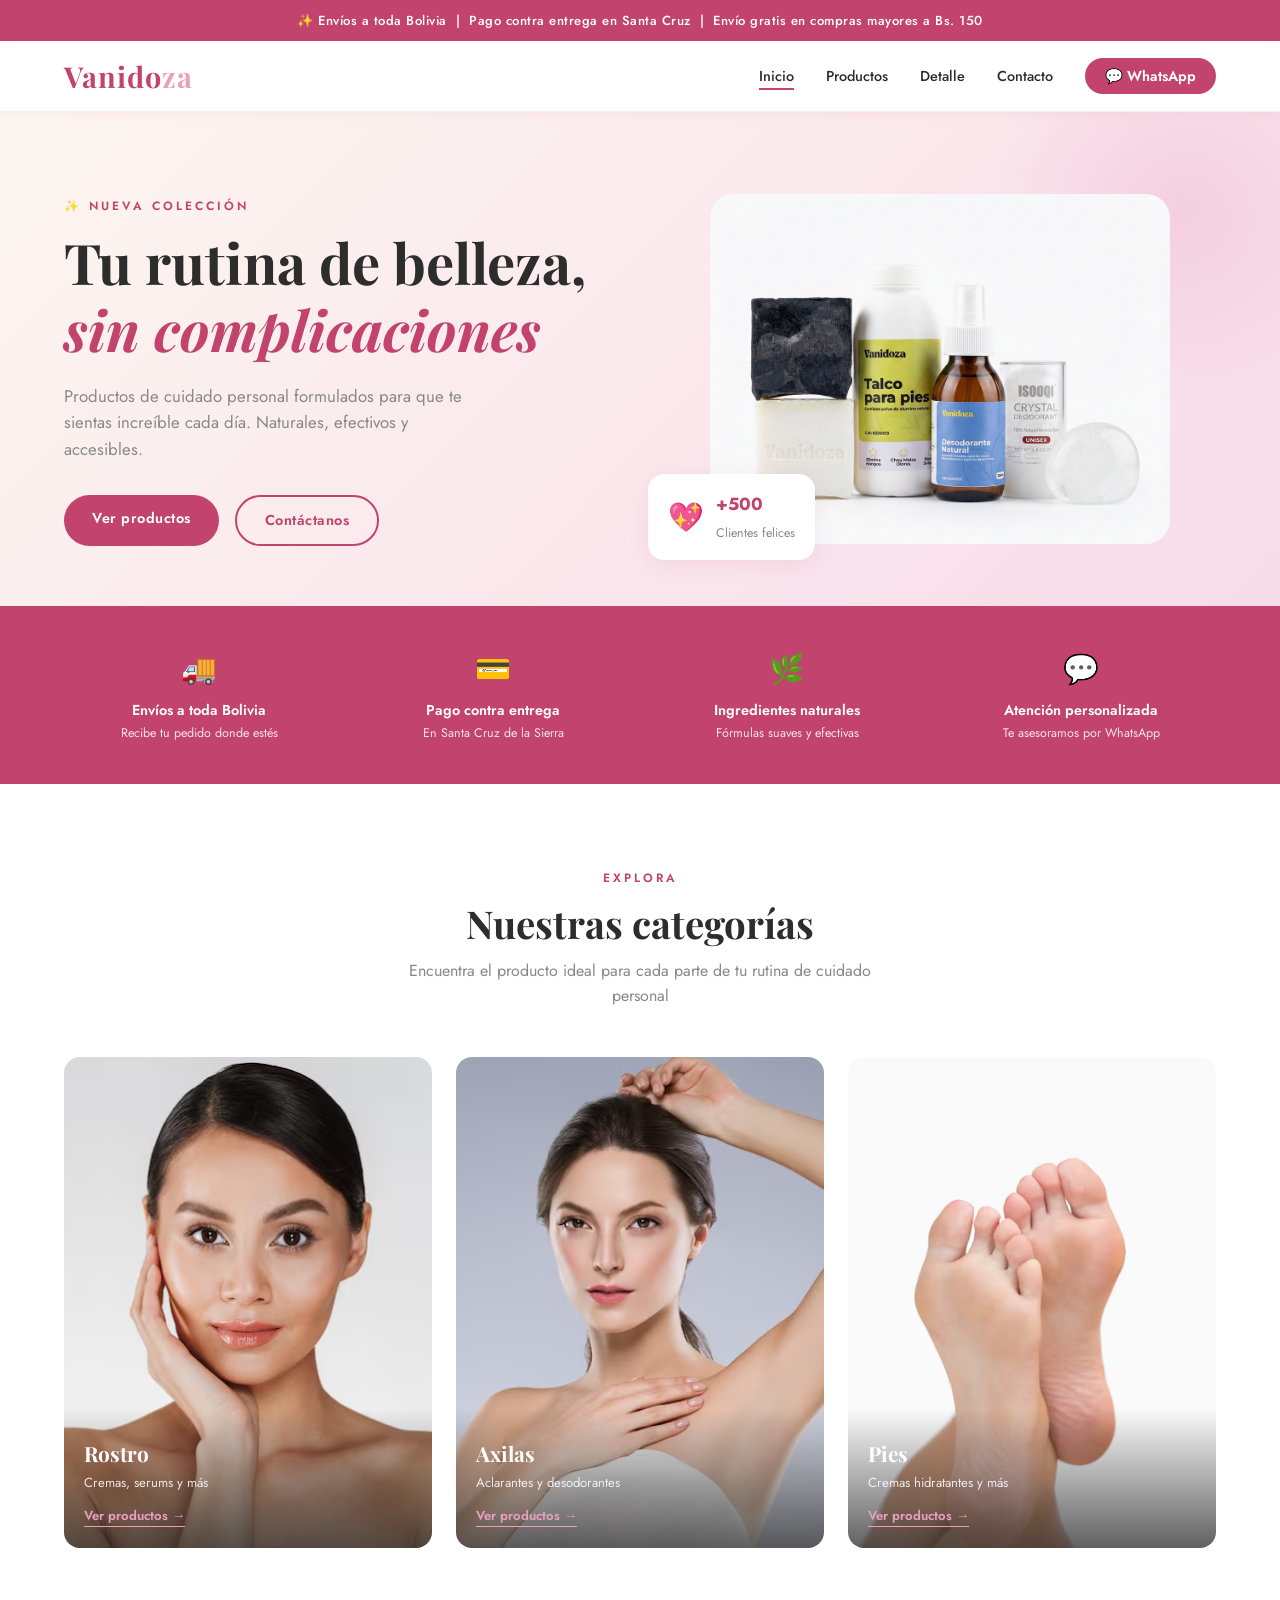
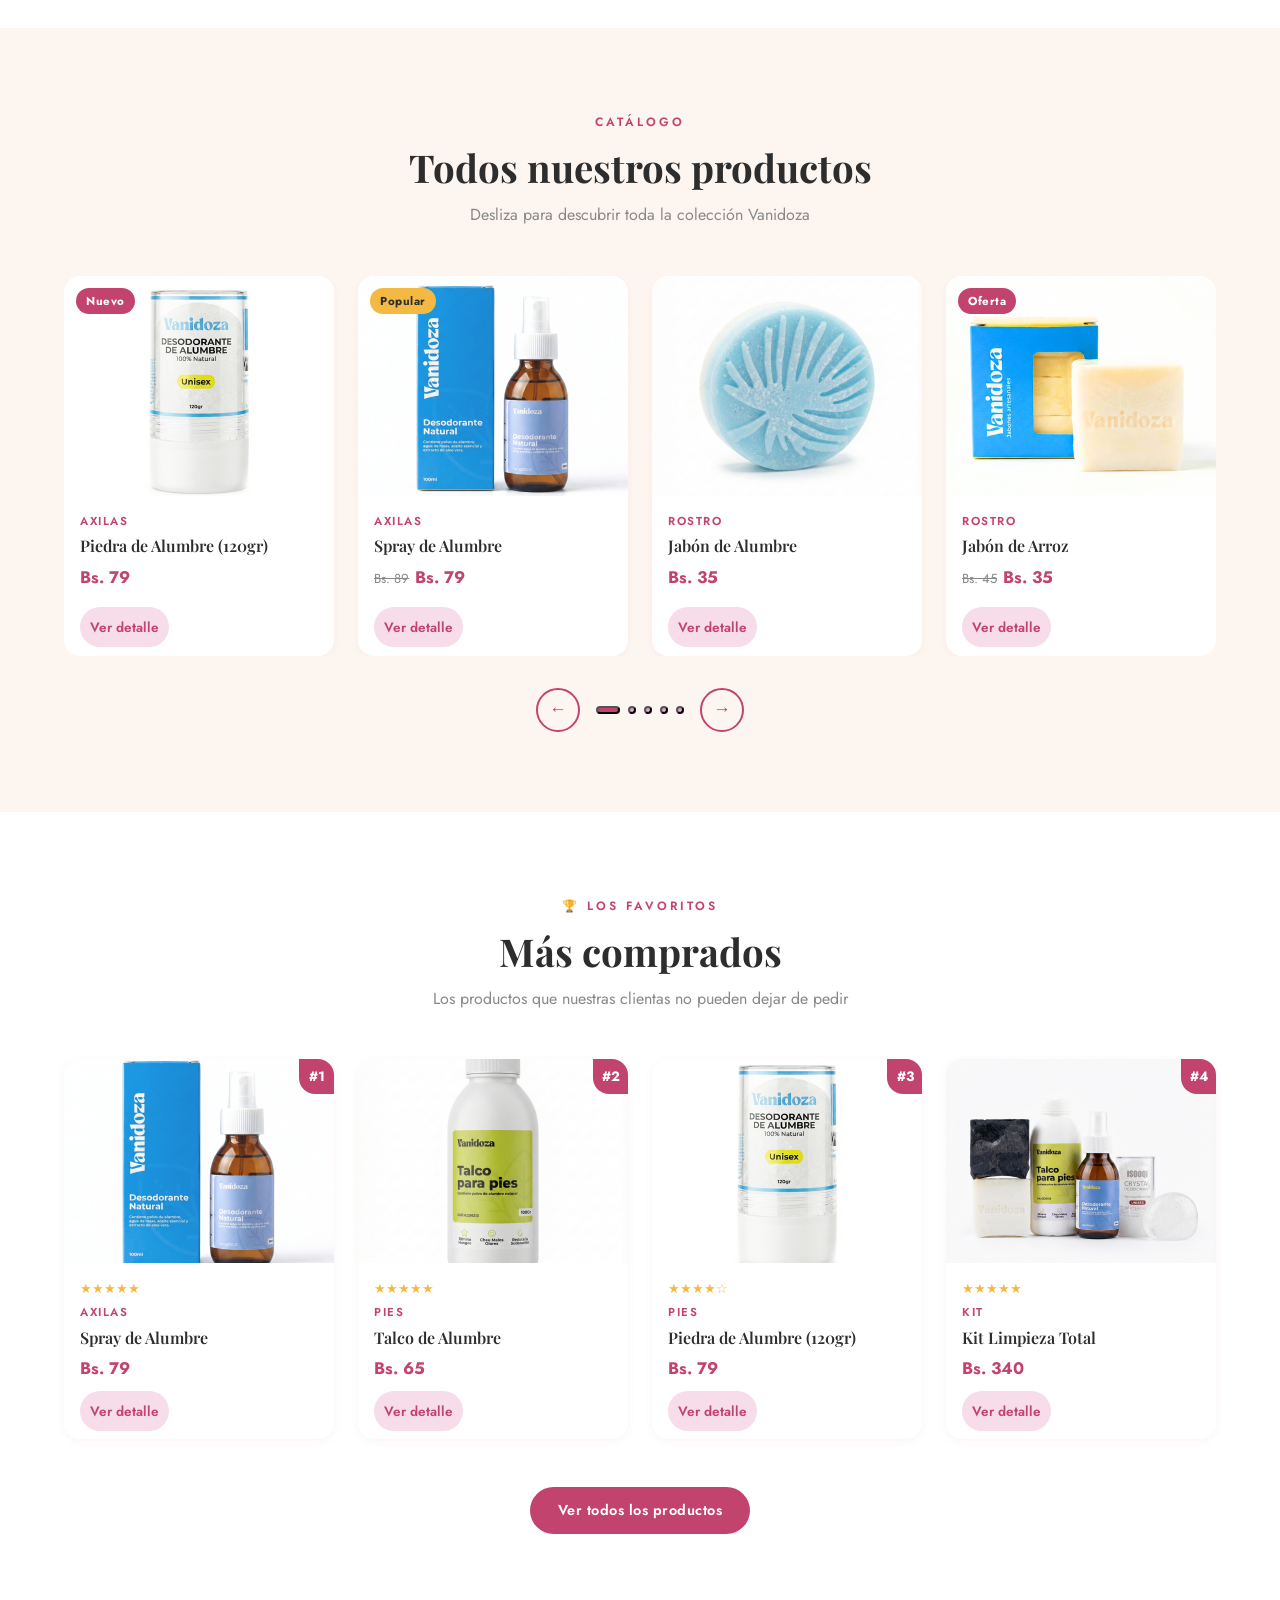
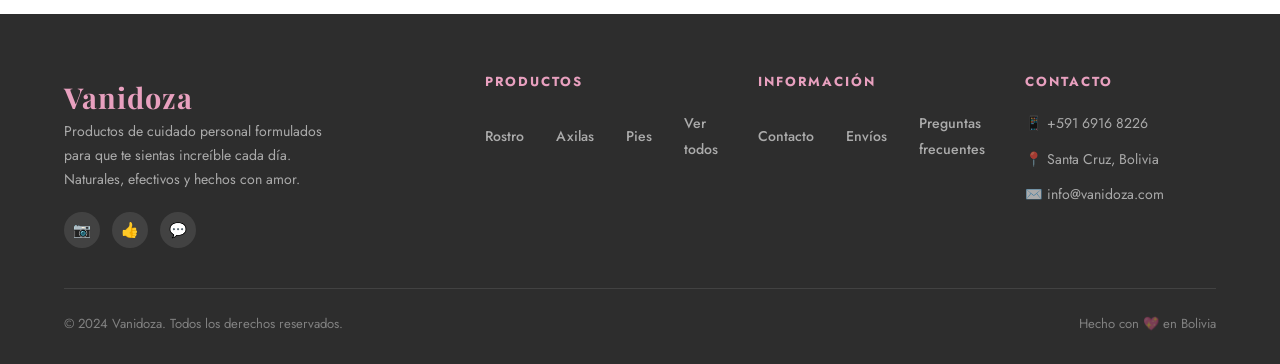
<file: index.html>
<!DOCTYPE html>
<html lang="es">
<head>
  <meta charset="UTF-8" />
  <meta name="viewport" content="width=device-width, initial-scale=1.0" />
  <meta name="description" content="Vanidoza - Productos de cuidado personal y belleza. Envíos a toda Bolivia." />
  <title>Vanidoza – Belleza & Cuidado Personal</title>
  <link rel="stylesheet" href="styles.css" />
</head>
<body>

  <!-- ===================== BANNER SUPERIOR ===================== -->
  <div class="banner-top">
    ✨ Envíos a toda Bolivia &nbsp;|&nbsp; Pago contra entrega en Santa Cruz &nbsp;|&nbsp; Envío gratis en compras mayores a Bs. 150
  </div>

  <!-- ===================== HEADER ===================== -->
  <header>
    <div class="contenedor header-inner">
      <!-- Logo -->
      <a href="index.html" class="logo">Vanido<span>za</span></a>

      <!-- Navegación principal -->
      <nav id="nav-principal">
        <ul id="nav-menu">
          <li><a href="index.html" class="activo">Inicio</a></li>
          <li><a href="productos.html">Productos</a></li>
          <li><a href="producto.html">Detalle</a></li>
          <li><a href="contacto.html">Contacto</a></li>
          <!-- Enlace externo: WhatsApp -->
          <li>
            <a href="https://wa.me/59169168226?text=Hola,%20quiero%20hacer%20un%20pedido" 
               class="nav-whatsapp" 
               target="_blank" 
               rel="noopener noreferrer">
              💬 WhatsApp
            </a>
          </li>
        </ul>
      </nav>

      <!-- Botón hamburguesa (móvil) -->
      <button class="menu-toggle" id="menu-toggle" aria-label="Abrir menú" aria-expanded="false">
        <span></span>
        <span></span>
        <span></span>
      </button>
    </div>
  </header>

  <!-- ===================== HERO ===================== -->
  <section class="hero" aria-label="Presentación principal">
    <div class="contenedor hero-inner">
      <!-- Texto -->
      <div class="hero-texto">
        <span class="etiqueta-seccion">✨ Nueva colección</span>
        <h1>Tu rutina de belleza, <em>sin complicaciones</em></h1>
        <p>Productos de cuidado personal formulados para que te sientas increíble cada día. Naturales, efectivos y accesibles.</p>
        <div class="hero-botones">
          <a href="productos.html" class="btn btn-principal">Ver productos</a>
          <a href="contacto.html" class="btn btn-secundario">Contáctanos</a>
        </div>
      </div>

      <!-- Imagen hero -->
      <div class="hero-imagen">
        <!-- Reemplaza el div por una etiqueta img cuando tengas tu foto -->
        <img src="imagenes/kit/4. Kit Limpieza total/1.png" alt="Kit completo de cuidado personal Vanidoza">

        <!-- Badge flotante -->
        <div class="hero-badge" aria-label="Clientes satisfechos">
          <div class="hero-badge-icono">💖</div>
          <div class="hero-badge-texto">
            <strong>+500</strong>
            <span>Clientes felices</span>
          </div>
        </div>
      </div>
    </div>
  </section>

  <!-- ===================== BENEFICIOS ===================== -->
  <section class="beneficios" aria-label="Beneficios de comprar en Vanidoza">
    <div class="contenedor">
      <div class="beneficios-grid">
        <div class="beneficio-item">
          <div class="beneficio-icono">🚚</div>
          <h4>Envíos a toda Bolivia</h4>
          <p>Recibe tu pedido donde estés</p>
        </div>
        <div class="beneficio-item">
          <div class="beneficio-icono">💳</div>
          <h4>Pago contra entrega</h4>
          <p>En Santa Cruz de la Sierra</p>
        </div>
        <div class="beneficio-item">
          <div class="beneficio-icono">🌿</div>
          <h4>Ingredientes naturales</h4>
          <p>Fórmulas suaves y efectivas</p>
        </div>
        <div class="beneficio-item">
          <div class="beneficio-icono">💬</div>
          <h4>Atención personalizada</h4>
          <p>Te asesoramos por WhatsApp</p>
        </div>
      </div>
    </div>
  </section>

  <!-- ===================== CATEGORÍAS ===================== -->
  <section class="categorias" aria-labelledby="titulo-categorias">
    <div class="contenedor">
      <div class="seccion-titulo">
        <span class="etiqueta-seccion">Explora</span>
        <h2 id="titulo-categorias">Nuestras categorías</h2>
        <p>Encuentra el producto ideal para cada parte de tu rutina de cuidado personal</p>
      </div>

      <div class="categorias-grid">
        <!-- Categoría 1: Rostro -->
        <article class="categoria-card">
          
          <img src="imagenes/categorias/cara.avif" alt="Productos para el rostro" class="categoria-img">
          <div class="categoria-overlay">
            <h3>Rostro</h3>
            <span>Cremas, serums y más</span><br>
            <a href="productos.html?categoria=rostro" class="categoria-ver">Ver productos →</a>
          </div>
        </article>

        <!-- Categoría 2: Axilas -->
        <article class="categoria-card">
          
          <img src="imagenes/categorias/1.avif" alt="Productos para axilas" class="categoria-img">
          <div class="categoria-overlay">
            <h3>Axilas</h3>
            <span>Aclarantes y desodorantes</span><br>
            <a href="productos.html?categoria=axilas" class="categoria-ver">Ver productos →</a>
          </div>
        </article>

        <!-- Categoría 3: Pies -->
        <article class="categoria-card">
        
          <img src="imagenes/categorias/piees.avif" alt="Productos para pies" class="categoria-img">
          <div class="categoria-overlay">
            <h3>Pies</h3>
            <span>Cremas hidratantes y más</span><br>
            <a href="productos.html?categoria=pies" class="categoria-ver">Ver productos →</a>
          </div>
        </article>
      </div>
    </div>
  </section>

  <!-- ===================== CARRUSEL DE PRODUCTOS ===================== -->
  <section class="carrusel-seccion" aria-labelledby="titulo-carrusel">
    <div class="contenedor">
      <div class="seccion-titulo">
        <span class="etiqueta-seccion">Catálogo</span>
        <h2 id="titulo-carrusel">Todos nuestros productos</h2>
        <p>Desliza para descubrir toda la colección Vanidoza</p>
      </div>

      <div class="carrusel-wrapper">
        <div class="carrusel-track-container" aria-label="Carrusel de productos">
          <div class="carrusel-track" id="carrusel-track" role="list">

            <!-- Producto 1 -->
            <div class="carrusel-item" role="listitem">
              <article class="producto-card">
                <div class="producto-img-wrap">
                  
                  <img src="imagenes/rolon/Rolon.png" alt="Des Piedra de Alumbre">
                  <span class="producto-badge">Nuevo</span>
                </div>
                <div class="producto-info">
                  <p class="producto-categoria">Axilas</p>
                  <h3 class="producto-nombre">Piedra de Alumbre (120gr)</h3>
                  <p class="producto-precio">Bs. 79</p>
                </div>
                <div class="producto-footer">
                  <a href="producto.html" class="btn-carrito">Ver detalle</a>
                </div>
              </article>
            </div>

            <!-- Producto 2 -->
            <div class="carrusel-item" role="listitem">
              <article class="producto-card">
                <div class="producto-img-wrap">
                  <img src="imagenes/spray/spray.png" alt="Spray de Alumbre">
                  <span class="producto-badge" style="background:#f4b942; color:#2D2D2D;">Popular</span>
                </div>
                <div class="producto-info">
                  <p class="producto-categoria">Axilas</p>
                  <h3 class="producto-nombre">Spray de Alumbre</h3>
                  <p class="producto-precio">
                    <span class="precio-antes">Bs. 89</span>Bs. 79
                  </p>
                </div>
                <div class="producto-footer">
                  <a href="spray.html" class="btn-carrito">Ver detalle</a>
                </div>
              </article>
            </div>

            <!-- Producto 3 -->
            <div class="carrusel-item" role="listitem">
              <article class="producto-card">
                <div class="producto-img-wrap">
                  <img src="imagenes/jabon/alumbre.png" alt="Jabón de Alumbre">
                </div>
                <div class="producto-info">
                  <p class="producto-categoria">Rostro</p>
                  <h3 class="producto-nombre">Jabón de Alumbre</h3>
                  <p class="producto-precio">Bs. 35</p>
                </div>
                <div class="producto-footer">
                  <a href="alumbre.html" class="btn-carrito">Ver detalle</a>
                </div>
              </article>
            </div>

            <!-- Producto 4 -->
            <div class="carrusel-item" role="listitem">
              <article class="producto-card">
                <div class="producto-img-wrap">
                  <img src="imagenes/arroz/arroz.png" alt="Jabón de Arroz">
                  <span class="producto-badge">Oferta</span>
                </div>
                <div class="producto-info">
                  <p class="producto-categoria">Rostro</p>
                  <h3 class="producto-nombre">Jabón de Arroz</h3>
                  <p class="producto-precio">
                    <span class="precio-antes">Bs. 45</span>Bs. 35
                  </p>
                </div>
                <div class="producto-footer">
                  <a href="arroz.html" class="btn-carrito">Ver detalle</a>
                </div>
              </article>
            </div>

            <!-- Producto 5 -->
            <div class="carrusel-item" role="listitem">
              <article class="producto-card">
                <div class="producto-img-wrap">
                  <img src="imagenes/carbon/carbon.png" alt="jabón de carbón activado">
                </div>
                <div class="producto-info">
                  <p class="producto-categoria">Rostro</p>
                  <h3 class="producto-nombre">Jabón de Carbón Activado</h3>
                  <p class="producto-precio">Bs. 35</p>
                </div>
                <div class="producto-footer">
                  <a href="carbon.html" class="btn-carrito">Ver detalle</a>
                </div>
              </article>
            </div>

            <!-- Producto 6 -->
            <div class="carrusel-item" role="listitem">
              <article class="producto-card">
                <div class="producto-img-wrap">
                  <img src="imagenes/piedra/piedrita.png" alt="Piedra Facial de Alumbre">
                </div>
                <div class="producto-info">
                  <p class="producto-categoria">Rostro</p>
                  <h3 class="producto-nombre">Piedra Facial de Alumbre</h3>
                  <p class="producto-precio">Bs. 60</p>
                </div>
                <div class="producto-footer">
                  <a href="facial.html" class="btn-carrito">Ver detalle</a>
                </div>
              </article>
            </div>

            <!-- Producto 7 -->
            <div class="carrusel-item" role="listitem">
              <article class="producto-card">
                <div class="producto-img-wrap">
                  <img src="imagenes/talco/1.png" alt="Talco de Alumbre">
                  <span class="producto-badge">Nuevo</span>
                </div>
                <div class="producto-info">
                  <p class="producto-categoria">Pies</p>
                  <h3 class="producto-nombre">Talco de Alumbre</h3>
                  <p class="producto-precio">Bs. 65</p>
                </div>
                <div class="producto-footer">
                  <a href="talco.html" class="btn-carrito">Ver detalle</a>
                </div>
              </article>
            </div>

            <!-- Producto 8 -->
            <div class="carrusel-item" role="listitem">
              <article class="producto-card">
                <div class="producto-img-wrap">
                  <img src="imagenes/kit/4. Kit Limpieza total/1.png" alt="Kit Vanidoza Completo">
                  <span class="producto-badge" style="background:#f4b942; color:#2D2D2D;">Kit</span>
                </div>
                <div class="producto-info">
                  <p class="producto-categoria">Kit</p>
                  <h3 class="producto-nombre">Kit Limpieza Total</h3>
                  <p class="producto-precio">
                    <span class="precio-antes">Bs. 399</span>Bs. 340
                  </p>
                </div>
                <div class="producto-footer">
                  <a href="kit.html" class="btn-carrito">Ver detalle</a>
                </div>
              </article>
            </div>

          </div><!-- fin carrusel-track -->
        </div><!-- fin carrusel-track-container -->

        <!-- Controles -->
        <div class="carrusel-controles">
          <button class="carrusel-btn" id="btn-anterior" aria-label="Producto anterior">&#8592;</button>
          <div class="carrusel-dots" id="carrusel-dots" role="tablist" aria-label="Posición del carrusel">
            <button class="dot activo" role="tab" aria-selected="true" aria-label="Posición 1"></button>
            <button class="dot" role="tab" aria-selected="false" aria-label="Posición 2"></button>
            <button class="dot" role="tab" aria-selected="false" aria-label="Posición 3"></button>
            <button class="dot" role="tab" aria-selected="false" aria-label="Posición 4"></button>
            <button class="dot" role="tab" aria-selected="false" aria-label="Posición 5"></button>
          </div>
          <button class="carrusel-btn" id="btn-siguiente" aria-label="Siguiente producto">&#8594;</button>
        </div>
      </div>
    </div>
  </section>

  <!-- ===================== MÁS COMPRADOS ===================== -->
  <section class="mas-comprados" aria-labelledby="titulo-mas-comprados">
    <div class="contenedor">
      <div class="seccion-titulo">
        <span class="etiqueta-seccion">🏆 Los favoritos</span>
        <h2 id="titulo-mas-comprados">Más comprados</h2>
        <p>Los productos que nuestras clientas no pueden dejar de pedir</p>
      </div>

      <div class="mas-comprados-grid">

        <!-- Top 1 -->
        <article class="producto-card" style="position:relative;">
          <div class="ranking-badge" aria-label="Número 1 más vendido">#1</div>
          <div class="producto-img-wrap">
            <img src="imagenes/spray/spray.png" alt="Spray de Alumbre">
          </div>
          <div class="producto-info">
            <div class="estrellas" aria-label="5 estrellas">★★★★★</div>
            <p class="producto-categoria">Axilas</p>
            <h3 class="producto-nombre">Spray de Alumbre</h3>
            <p class="producto-precio">Bs. 79</p>
          </div>
          <div class="producto-footer">
            <a href="spray.html" class="btn-carrito">Ver detalle</a>
          </div>
        </article>

        <!-- Top 2 -->
        <article class="producto-card" style="position:relative;">
          <div class="ranking-badge" aria-label="Número 2 más vendido">#2</div>
          <div class="producto-img-wrap">
            <img src="imagenes/talco/talco.png" alt="Talco de Alumbre">
          </div>
          <div class="producto-info">
            <div class="estrellas" aria-label="5 estrellas">★★★★★</div>
            <p class="producto-categoria">Pies</p>
            <h3 class="producto-nombre">Talco de Alumbre</h3>
            <p class="producto-precio">Bs. 65</p>
          </div>
          <div class="producto-footer">
            <a href="talco.html" class="btn-carrito">Ver detalle</a>
          </div>
        </article>

        <!-- Top 3 -->
        <article class="producto-card" style="position:relative;">
          <div class="ranking-badge" aria-label="Número 3 más vendido">#3</div>
          <div class="producto-img-wrap">
            <img src="imagenes/rolon/Rolon.png" alt="Piedra de Alumbre (120gr)">
          </div>
          <div class="producto-info">
            <div class="estrellas" aria-label="4 estrellas y media">★★★★☆</div>
            <p class="producto-categoria">Pies</p>
            <h3 class="producto-nombre">Piedra de Alumbre (120gr)</h3>
            <p class="producto-precio">Bs. 79</p>
          </div>
          <div class="producto-footer">
            <a href="producto.html" class="btn-carrito">Ver detalle</a>
          </div>
        </article>

        <!-- Top 4 -->
        <article class="producto-card" style="position:relative;">
          <div class="ranking-badge" aria-label="Número 4 más vendido">#4</div>
          <div class="producto-img-wrap">
            <img src="imagenes/kit/4. Kit Limpieza total/1.png" alt="Kit Vanidoza Completo">
          </div>
          <div class="producto-info">
            <div class="estrellas" aria-label="5 estrellas">★★★★★</div>
            <p class="producto-categoria">Kit</p>
            <h3 class="producto-nombre">Kit Limpieza Total</h3>
            <p class="producto-precio">Bs. 340</p>
          </div>
          <div class="producto-footer">
            <a href="kit.html" class="btn-carrito">Ver detalle</a>
          </div>
        </article>

      </div>

      <!-- CTA -->
      <div style="text-align:center; margin-top: 48px;">
        <a href="productos.html" class="btn btn-principal">Ver todos los productos</a>
      </div>
    </div>
  </section>

  <!-- ===================== FOOTER ===================== -->
  <footer>
    <div class="contenedor">
      <div class="footer-grid">
        <!-- Marca -->
        <div class="footer-brand">
          <a href="index.html" class="logo">Vanido<span>za</span></a>
          <p>Productos de cuidado personal formulados para que te sientas increíble cada día. Naturales, efectivos y hechos con amor.</p>
          <div class="footer-redes">
            <a href="https://instagram.com" class="red-social" target="_blank" rel="noopener noreferrer" aria-label="Instagram Vanidoza">📷</a>
            <a href="https://facebook.com" class="red-social" target="_blank" rel="noopener noreferrer" aria-label="Facebook Vanidoza">👍</a>
            <a href="https://wa.me/59169168226" class="red-social" target="_blank" rel="noopener noreferrer" aria-label="WhatsApp Vanidoza">💬</a>
          </div>
        </div>

        <!-- Links -->
        <nav class="footer-col" aria-label="Navegación de productos">
          <h4>Productos</h4>
          <ul>
            <li><a href="productos.html?categoria=rostro">Rostro</a></li>
            <li><a href="productos.html?categoria=axilas">Axilas</a></li>
            <li><a href="productos.html?categoria=pies">Pies</a></li>
            <li><a href="productos.html">Ver todos</a></li>
          </ul>
        </nav>

        <nav class="footer-col" aria-label="Información de la empresa">
          <h4>Información</h4>
          <ul>
            <li><a href="contacto.html">Contacto</a></li>
            <li><a href="contacto.html#envios">Envíos</a></li>
            <li><a href="contacto.html#preguntas">Preguntas frecuentes</a></li>
          </ul>
        </nav>

        <div class="footer-col">
          <h4>Contacto</h4>
          <ul>
            <li><a href="https://wa.me/59169168226" target="_blank" rel="noopener noreferrer">📱 +591 6916 8226</a></li>
            <li><a href="contacto.html">📍 Santa Cruz, Bolivia</a></li>
            <li><a href="mailto:info@vanidoza.com">✉️ info@vanidoza.com</a></li>
          </ul>
        </div>
      </div>

      <div class="footer-bottom">
        <p>© 2024 Vanidoza. Todos los derechos reservados.</p>
        <p>Hecho con 💖 en Bolivia</p>
      </div>
    </div>
  </footer>

  <!-- ===================== JAVASCRIPT ===================== -->
  <script>
    /* --- Menú hamburguesa --- */
    const menuToggle = document.getElementById('menu-toggle');
    const navMenu = document.getElementById('nav-menu');

    menuToggle.addEventListener('click', () => {
      const abierto = navMenu.classList.toggle('abierto');
      menuToggle.setAttribute('aria-expanded', abierto);
    });

    /* --- Carrusel --- */
    const track = document.getElementById('carrusel-track');
    const dots = document.querySelectorAll('.dot');
    const btnAnterior = document.getElementById('btn-anterior');
    const btnSiguiente = document.getElementById('btn-siguiente');

    let posicionActual = 0;

    // Calcula cuántos items se ven a la vez
    function itemsVisibles() {
      const ancho = window.innerWidth;
      if (ancho <= 480) return 1;
      if (ancho <= 768) return 2;
      if (ancho <= 1024) return 3;
      return 4;
    }

    const totalItems = track.children.length;

    function actualizarCarrusel() {
      const items = track.querySelectorAll('.carrusel-item');
      const anchoItem = items[0].offsetWidth + 24; // +gap
      track.style.transform = `translateX(-${posicionActual * anchoItem}px)`;

      // Actualizar dots
      dots.forEach((dot, i) => {
        dot.classList.toggle('activo', i === posicionActual);
        dot.setAttribute('aria-selected', i === posicionActual);
      });
    }

    btnSiguiente.addEventListener('click', () => {
      const maxPos = totalItems - itemsVisibles();
      posicionActual = posicionActual < maxPos ? posicionActual + 1 : 0;
      actualizarCarrusel();
    });

    btnAnterior.addEventListener('click', () => {
      const maxPos = totalItems - itemsVisibles();
      posicionActual = posicionActual > 0 ? posicionActual - 1 : maxPos;
      actualizarCarrusel();
    });

    dots.forEach((dot, i) => {
      dot.addEventListener('click', () => {
        posicionActual = i;
        actualizarCarrusel();
      });
    });

    // Auto-play cada 4 segundos
    let autoplay = setInterval(() => {
      const maxPos = totalItems - itemsVisibles();
      posicionActual = posicionActual < maxPos ? posicionActual + 1 : 0;
      actualizarCarrusel();
    }, 4000);

    // Pausar autoplay al interactuar
    [btnAnterior, btnSiguiente, ...dots].forEach(el => {
      el.addEventListener('click', () => {
        clearInterval(autoplay);
      });
    });

    window.addEventListener('resize', actualizarCarrusel);
  </script>

</body>
</html>
</file>
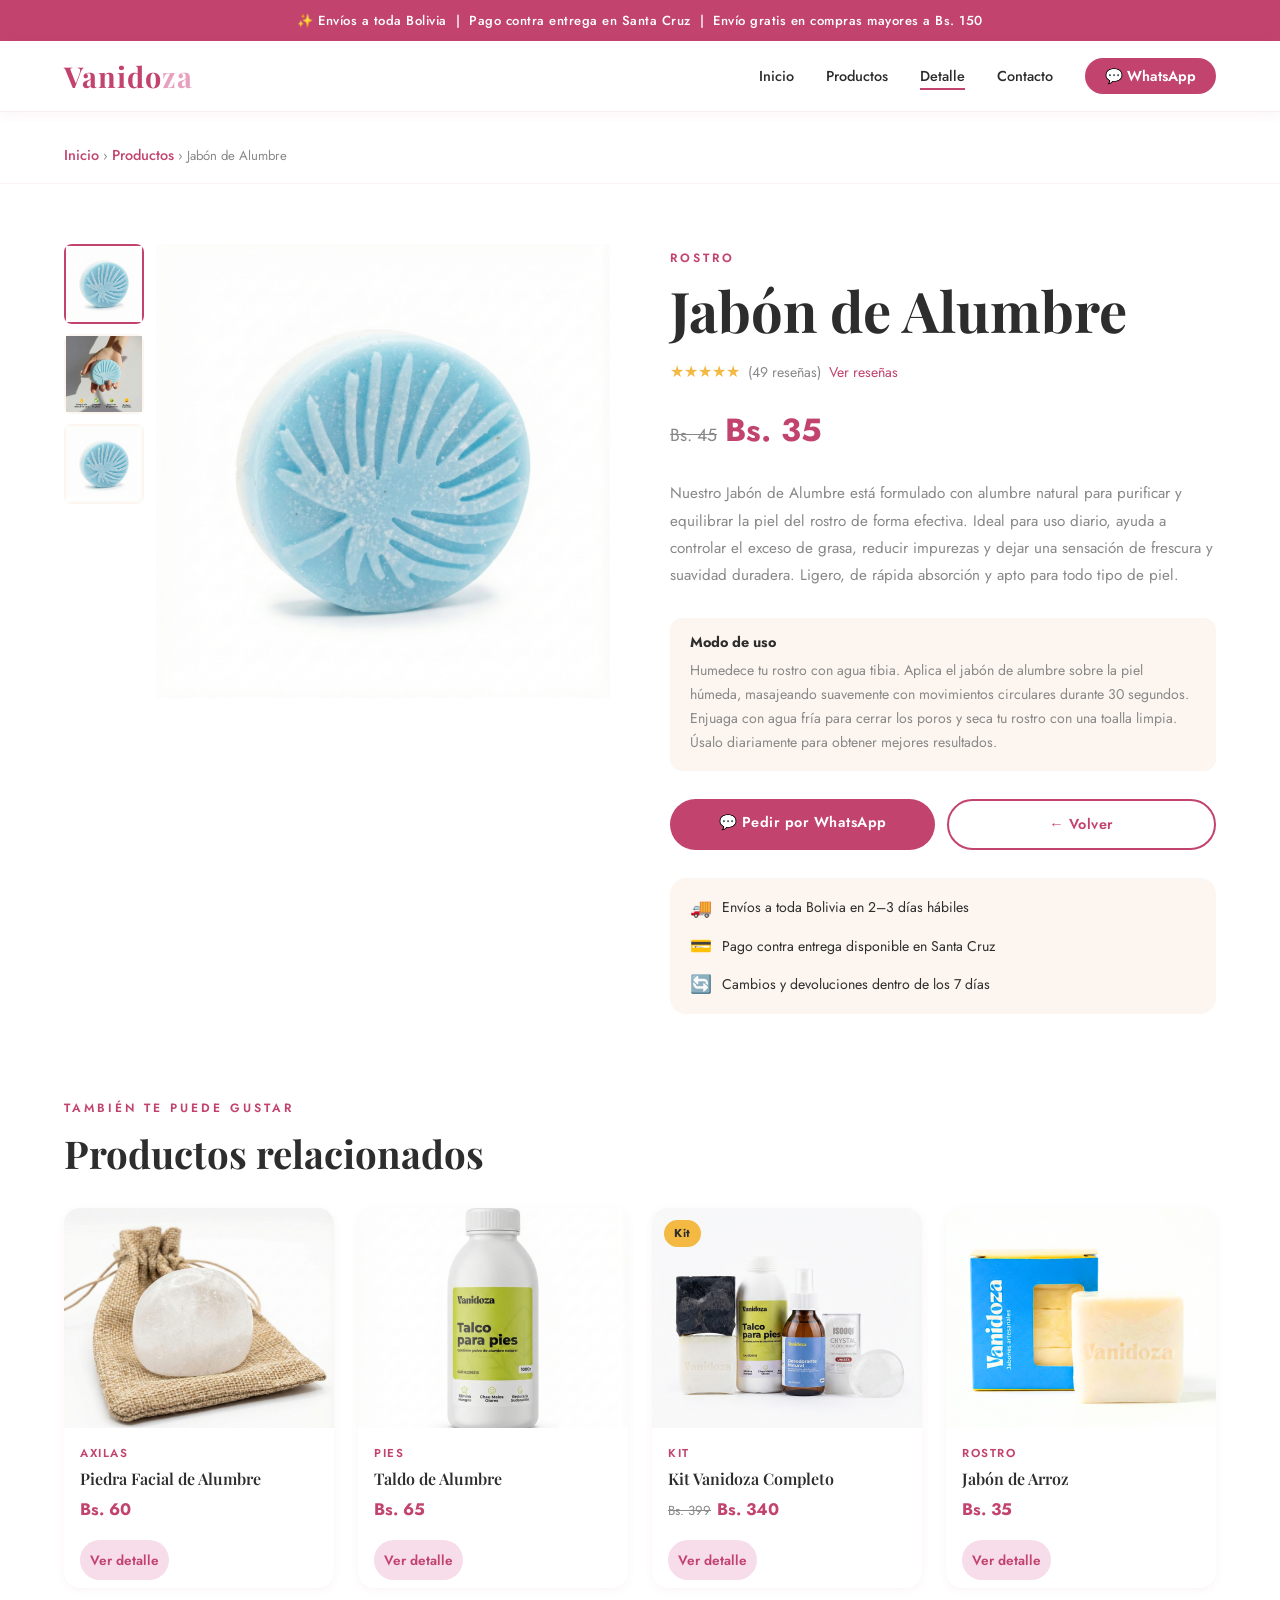
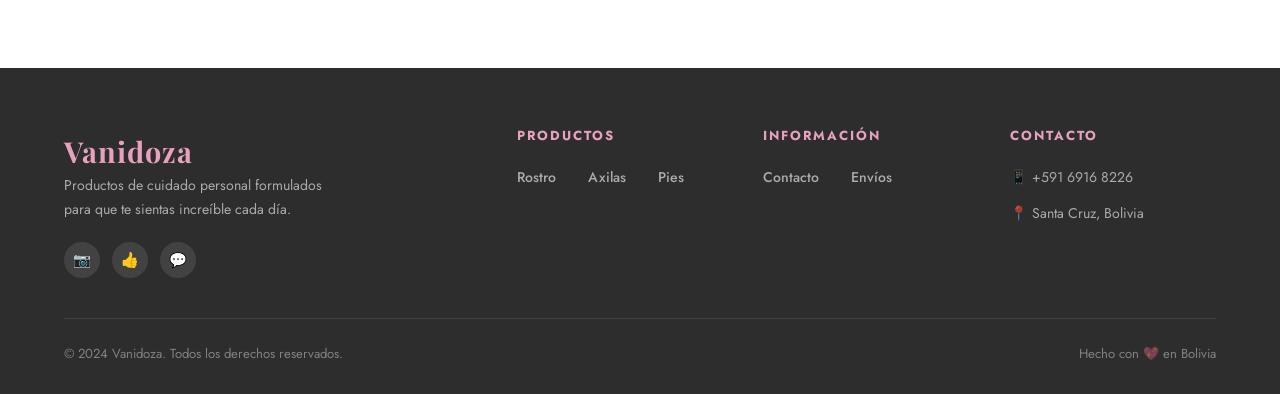
<file: alumbre.html>
<!DOCTYPE html>
<html lang="es">
<head>
  <meta charset="UTF-8" />
  <meta name="viewport" content="width=device-width, initial-scale=1.0" />
  <meta name="description" content="Desodorante de Jabón de Alumbre Vanidoza - 100% natural, unisex, 100gr. Envíos a toda Bolivia." />
  <title>Jabón de Alumbre – Vanidoza</title>
  <link rel="stylesheet" href="styles.css" />
</head>
<body>

  <!-- Banner superior -->
  <div class="banner-top">
    ✨ Envíos a toda Bolivia &nbsp;|&nbsp; Pago contra entrega en Santa Cruz &nbsp;|&nbsp; Envío gratis en compras mayores a Bs. 150
  </div>

  <!-- Header -->
  <header>
    <div class="contenedor header-inner">
      <a href="index.html" class="logo">Vanido<span>za</span></a>
      <nav id="nav-principal">
        <ul id="nav-menu">
          <li><a href="index.html">Inicio</a></li>
          <li><a href="productos.html">Productos</a></li>
          <li><a href="producto.html" class="activo">Detalle</a></li>
          <li><a href="contacto.html">Contacto</a></li>
          <li>
            <a href="https://wa.me/59169168226?text=Hola,%20quiero%20hacer%20un%20pedido"
               class="nav-whatsapp" target="_blank" rel="noopener noreferrer">
              💬 WhatsApp
            </a>
          </li>
        </ul>
      </nav>
      <button class="menu-toggle" id="menu-toggle" aria-label="Abrir menú" aria-expanded="false">
        <span></span><span></span><span></span>
      </button>
    </div>
  </header>

  <!-- Breadcrumb -->
  <div style="padding: 16px 0; border-bottom: 1px solid rgba(232,160,191,0.15);">
    <div class="contenedor">
      <nav class="breadcrumb" aria-label="Ruta de navegación">
        <a href="index.html">Inicio</a> › 
        <a href="productos.html">Productos</a> › 
        Jabón de Alumbre
      </nav>
    </div>
  </div>

  <!-- Detalle del producto -->
  <main class="detalle-seccion">
    <div class="contenedor">
      <div class="detalle-grid">

        <!-- Galería -->
        <div class="detalle-galeria" aria-label="Galería de imágenes del producto">
          <!-- Thumbnails -->
          <div class="galeria-thumbs">
            <div class="thumb activo" role="button" tabindex="0" aria-label="Ver imagen 1"><img src="imagenes/jabon/alumbre.png" alt="Jabón de Alumbre vista 1"></div>
            <div class="thumb" role="button" tabindex="0" aria-label="Ver imagen 2"><img src="imagenes/jabon/2.png" alt="Jabón de Alumbre vista 2"></div>
            <div class="thumb" role="button" tabindex="0" aria-label="Ver imagen 3"><img src="imagenes/jabon/1.png" alt="Jabón de Alumbre vista 3"></div>
          </div>
          <!-- Imagen principal -->
          
          <img src="imagenes/jabon/alumbre.png" alt="Jabón de Alumbre - vista frontal" id="img-principal">
        </div>

        <!-- Información del producto -->
        <div class="detalle-info">
          <span class="etiqueta-seccion">Rostro</span>
          <h1 class="detalle-nombre">Jabón de Alumbre</h1>

          <!-- Estrellas y reseñas -->
          <div class="detalle-estrellas" aria-label="Calificación: 5 de 5 estrellas, 49 reseñas">
            <span style="color:#f4b942; font-size:1rem;">★★★★★</span>
            <span>(49 reseñas)</span>
            <span style="color:var(--rosa-oscuro); cursor:pointer;">Ver reseñas</span>
          </div>

          <!-- Precio -->
          <div class="detalle-precio" aria-label="Precio: Bs. 35, antes Bs. 45">
            <span class="antes">Bs. 45</span>Bs. 35
          </div>

          <!-- Descripción -->
          <p class="detalle-desc">
            Nuestro Jabón de Alumbre está formulado con alumbre natural para purificar y equilibrar la piel del rostro de forma efectiva. Ideal para uso diario, ayuda a controlar el exceso de grasa, reducir impurezas y dejar una sensación de frescura y suavidad duradera. Ligero, de rápida absorción y apto para todo tipo de piel.
          </p>

          <!-- Modo de uso -->
          <div style="background:var(--crema); border-radius:12px; padding:16px 20px; margin-bottom:28px;">
            <h3 style="font-size:0.9rem; margin-bottom:8px; font-family:'Jost',sans-serif;">Modo de uso</h3>
            <p style="font-size:0.88rem; color:var(--gris-claro); line-height:1.7;">
              Humedece tu rostro con agua tibia. Aplica el jabón de alumbre sobre la piel húmeda, masajeando suavemente con movimientos circulares durante 30 segundos. Enjuaga con agua fría para cerrar los poros y seca tu rostro con una toalla limpia. Úsalo diariamente para obtener mejores resultados.
            </p>
          </div>

          <!-- Botones de acción -->
          <div class="detalle-acciones">
            <a href="https://wa.me/59169168226?text=Hola,%20quiero%20pedir%20el%20Jabón%20de%20Alumbre"
               class="btn btn-principal"
               target="_blank"
               rel="noopener noreferrer">
              💬 Pedir por WhatsApp
            </a>
            <a href="productos.html" class="btn btn-secundario">← Volver</a>
          </div>

          <!-- Info de envío -->
          <div class="detalle-envio" aria-label="Información de envío">
            <div class="detalle-envio-item">
              <span>🚚</span>
              <span>Envíos a toda Bolivia en 2–3 días hábiles</span>
            </div>
            <div class="detalle-envio-item">
              <span>💳</span>
              <span>Pago contra entrega disponible en Santa Cruz</span>
            </div>
            <div class="detalle-envio-item">
              <span>🔄</span>
              <span>Cambios y devoluciones dentro de los 7 días</span>
            </div>
          </div>
        </div>

      </div><!-- fin detalle-grid -->

      <!-- Productos relacionados -->
      <section style="margin-top: 80px;" aria-labelledby="titulo-relacionados">
        <div class="seccion-titulo" style="text-align:left; margin-bottom:32px;">
          <span class="etiqueta-seccion">También te puede gustar</span>
          <h2 id="titulo-relacionados">Productos relacionados</h2>
        </div>

        <div style="display:grid; grid-template-columns: repeat(4,1fr); gap:24px;" 
             class="relacionados-grid">

          <article class="producto-card">
            <div class="producto-img-wrap">
              <img src="imagenes/piedra/piedrita.png" alt="Piedra Facial de Alumbre">
            </div>
            <div class="producto-info">
              <p class="producto-categoria">Axilas</p>
              <h3 class="producto-nombre">Piedra Facial de Alumbre</h3>
              <p class="producto-precio">Bs. 60</p>
            </div>
            <div class="producto-footer">
              <a href="facial.html" class="btn-carrito">Ver detalle</a>
            </div>
          </article>

          <article class="producto-card">
            <div class="producto-img-wrap">
              <img src="imagenes/talco/talco.png" alt="Taldo de Alumbre">
            </div>
            <div class="producto-info">
              <p class="producto-categoria">Pies</p>
              <h3 class="producto-nombre">Taldo de Alumbre</h3>
              <p class="producto-precio">Bs. 65</p>
            </div>
            <div class="producto-footer">
              <a href="talco.html" class="btn-carrito">Ver detalle</a>
            </div>
          </article>

          <article class="producto-card">
            <div class="producto-img-wrap">
              <img src="imagenes/kit/4. Kit Limpieza total/1.png" alt="Kit Limpieza Total">
              <span class="producto-badge" style="background:#f4b942;color:#2D2D2D;">Kit</span>
            </div>
            <div class="producto-info">
              <p class="producto-categoria">Kit</p>
              <h3 class="producto-nombre">Kit Vanidoza Completo</h3>
              <p class="producto-precio"><span class="precio-antes">Bs. 399</span>Bs. 340</p>
            </div>
            <div class="producto-footer">
              <a href="kit.html" class="btn-carrito">Ver detalle</a>
            </div>
          </article>

          <article class="producto-card">
            <div class="producto-img-wrap">
              <img src="imagenes/arroz/arroz.png" alt="Jabón de Arroz">
            </div>
            <div class="producto-info">
              <p class="producto-categoria">Rostro</p>
              <h3 class="producto-nombre">Jabón de Arroz</h3>
              <p class="producto-precio">Bs. 35</p>
            </div>
            <div class="producto-footer">
              <a href="arroz.html" class="btn-carrito">Ver detalle</a>
            </div>
          </article>

        </div>
      </section>

    </div>
  </main>

  <!-- Footer -->
  <footer>
    <div class="contenedor">
      <div class="footer-grid">
        <div class="footer-brand">
          <a href="index.html" class="logo">Vanido<span>za</span></a>
          <p>Productos de cuidado personal formulados para que te sientas increíble cada día.</p>
          <div class="footer-redes">
            <a href="https://instagram.com" class="red-social" target="_blank" rel="noopener noreferrer" aria-label="Instagram">📷</a>
            <a href="https://facebook.com" class="red-social" target="_blank" rel="noopener noreferrer" aria-label="Facebook">👍</a>
            <a href="https://wa.me/59169168226" class="red-social" target="_blank" rel="noopener noreferrer" aria-label="WhatsApp">💬</a>
          </div>
        </div>
        <nav class="footer-col" aria-label="Categorías">
          <h4>Productos</h4>
          <ul>
            <li><a href="productos.html?categoria=rostro">Rostro</a></li>
            <li><a href="productos.html?categoria=axilas">Axilas</a></li>
            <li><a href="productos.html?categoria=pies">Pies</a></li>
          </ul>
        </nav>
        <nav class="footer-col" aria-label="Información">
          <h4>Información</h4>
          <ul>
            <li><a href="contacto.html">Contacto</a></li>
            <li><a href="contacto.html#envios">Envíos</a></li>
          </ul>
        </nav>
        <div class="footer-col">
          <h4>Contacto</h4>
          <ul>
            <li><a href="https://wa.me/59169168226" target="_blank" rel="noopener noreferrer">📱 +591 6916 8226</a></li>
            <li><a href="contacto.html">📍 Santa Cruz, Bolivia</a></li>
          </ul>
        </div>
      </div>
      <div class="footer-bottom">
        <p>© 2024 Vanidoza. Todos los derechos reservados.</p>
        <p>Hecho con 💖 en Bolivia</p>
      </div>
    </div>
  </footer>

  <script>
    /* Menú hamburguesa */
    document.getElementById('menu-toggle').addEventListener('click', function() {
      const menu = document.getElementById('nav-menu');
      const abierto = menu.classList.toggle('abierto');
      this.setAttribute('aria-expanded', abierto);
    });

    /* Galería: cambio de imagen al hacer clic en thumbnail */
    const thumbs = document.querySelectorAll('.thumb');
const imagenes = [
  'imagenes/jabon/alumbre.png',   // ← ruta de tu imagen 1
  'imagenes/jabon/2.png',  // ← ruta de tu imagen 2
  'imagenes/jabon/1.png'   // ← ruta de tu imagen 3
];

thumbs.forEach((thumb, i) => {
  thumb.addEventListener('click', () => {
    thumbs.forEach(t => t.classList.remove('activo'));
    thumb.classList.add('activo');
    document.getElementById('img-principal').src = imagenes[i]; // ← cambia src, no textContent
  });

  thumb.addEventListener('keydown', (e) => {
    if (e.key === 'Enter' || e.key === ' ') thumb.click();
  });
});
  </script>

</body>
</html>
</file>
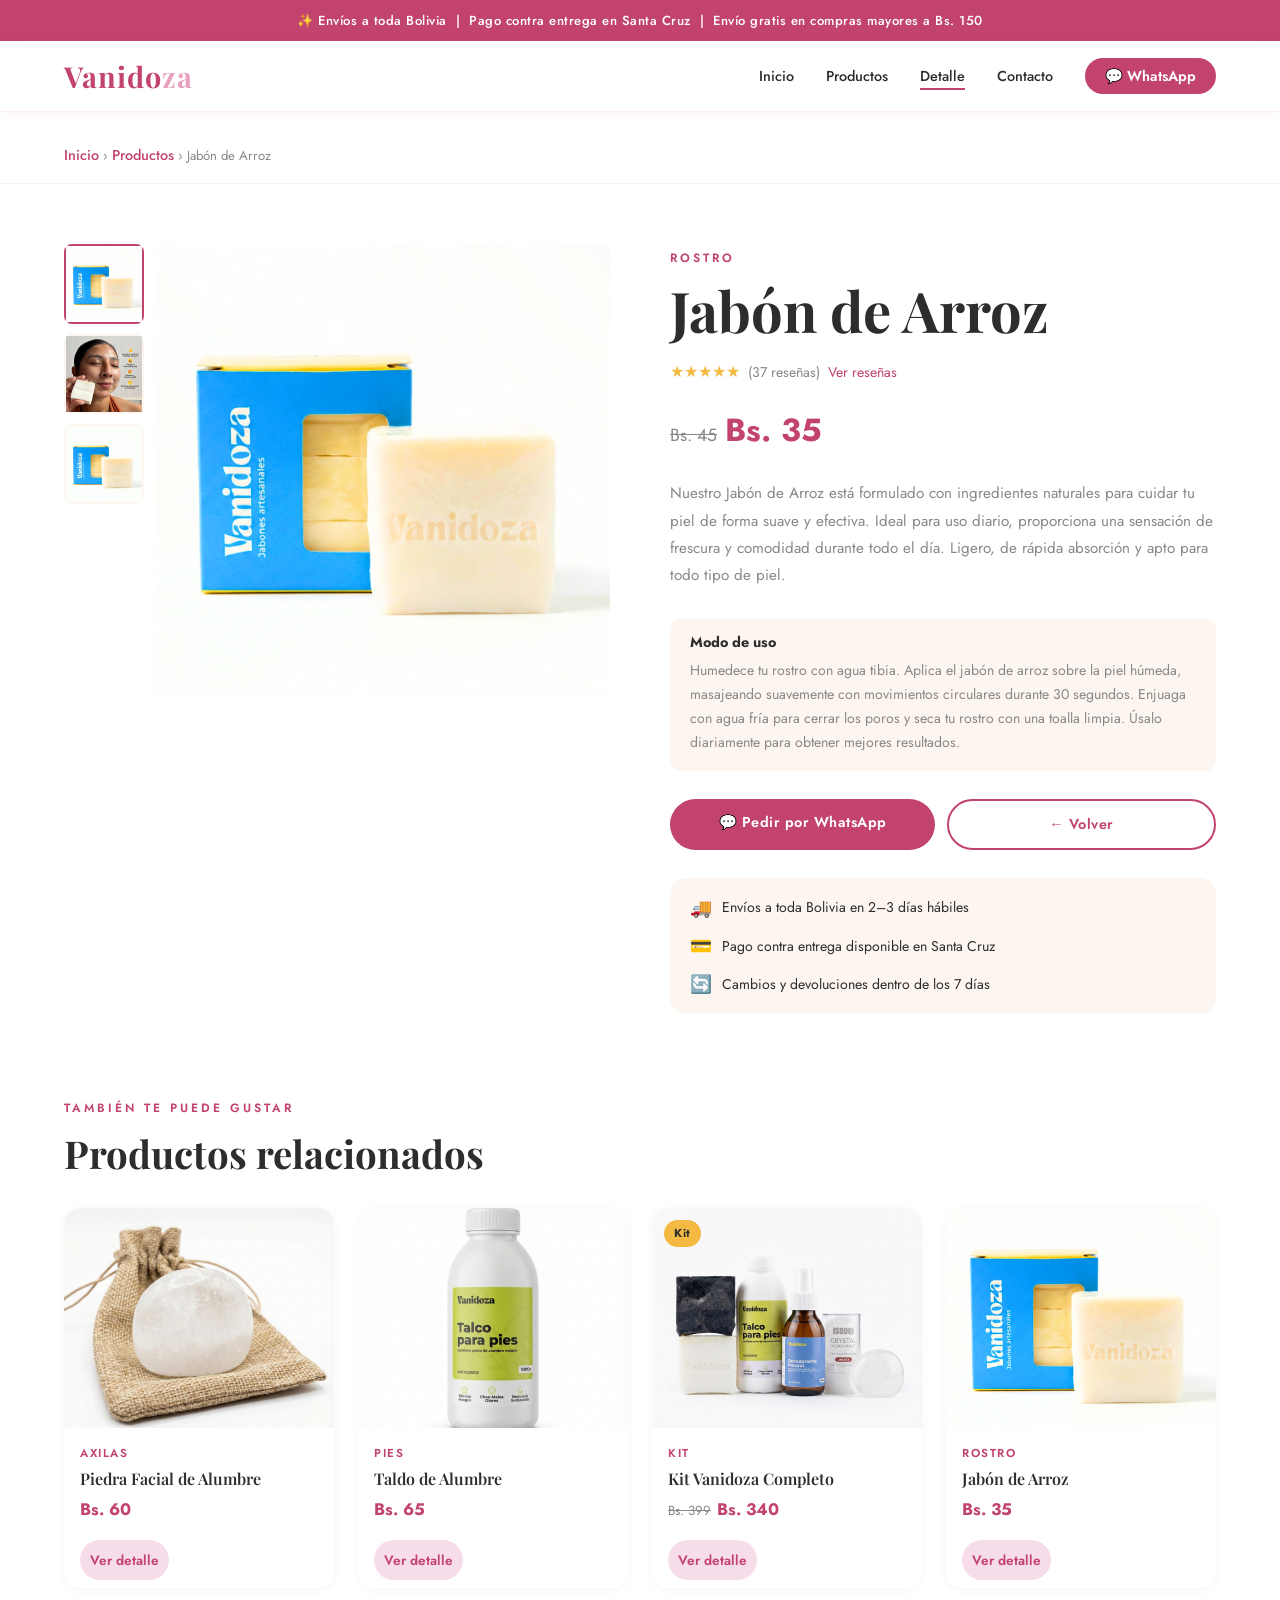
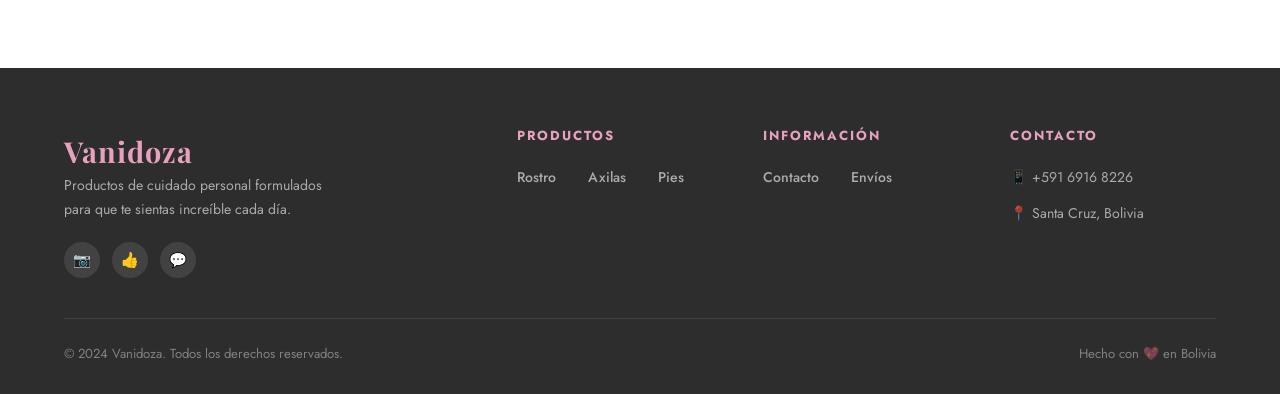
<file: arroz.html>
<!DOCTYPE html>
<html lang="es">
<head>
  <meta charset="UTF-8" />
  <meta name="viewport" content="width=device-width, initial-scale=1.0" />
  <meta name="description" content="Jabón de Arroz Vanidoza - 100% natural, unisex, 100gr. Envíos a toda Bolivia." />
  <title>Jabón de Arroz – Vanidoza</title>
  <link rel="stylesheet" href="styles.css" />
</head>
<body>

  <!-- Banner superior -->
  <div class="banner-top">
    ✨ Envíos a toda Bolivia &nbsp;|&nbsp; Pago contra entrega en Santa Cruz &nbsp;|&nbsp; Envío gratis en compras mayores a Bs. 150
  </div>

  <!-- Header -->
  <header>
    <div class="contenedor header-inner">
      <a href="index.html" class="logo">Vanido<span>za</span></a>
      <nav id="nav-principal">
        <ul id="nav-menu">
          <li><a href="index.html">Inicio</a></li>
          <li><a href="productos.html">Productos</a></li>
          <li><a href="producto.html" class="activo">Detalle</a></li>
          <li><a href="contacto.html">Contacto</a></li>
          <li>
            <a href="https://wa.me/59169168226?text=Hola,%20quiero%20hacer%20un%20pedido"
               class="nav-whatsapp" target="_blank" rel="noopener noreferrer">
              💬 WhatsApp
            </a>
          </li>
        </ul>
      </nav>
      <button class="menu-toggle" id="menu-toggle" aria-label="Abrir menú" aria-expanded="false">
        <span></span><span></span><span></span>
      </button>
    </div>
  </header>

  <!-- Breadcrumb -->
  <div style="padding: 16px 0; border-bottom: 1px solid rgba(232,160,191,0.15);">
    <div class="contenedor">
      <nav class="breadcrumb" aria-label="Ruta de navegación">
        <a href="index.html">Inicio</a> › 
        <a href="productos.html">Productos</a> › 
        Jabón de Arroz
      </nav>
    </div>
  </div>

  <!-- Detalle del producto -->
  <main class="detalle-seccion">
    <div class="contenedor">
      <div class="detalle-grid">

        <!-- Galería -->
        <div class="detalle-galeria" aria-label="Galería de imágenes del producto">
          <!-- Thumbnails -->
          <div class="galeria-thumbs">
            <div class="thumb activo" role="button" tabindex="0" aria-label="Ver imagen 1"><img src="imagenes/arroz/arroz.png" alt="Piedra de Alumbre vista 1"></div>
            <div class="thumb" role="button" tabindex="0" aria-label="Ver imagen 2"><img src="imagenes/arroz/2.png" alt="Piedra de Alumbre vista 2"></div>
            <div class="thumb" role="button" tabindex="0" aria-label="Ver imagen 3"><img src="imagenes/arroz/1.png" alt="Piedra de Alumbre vista 3"></div>
          </div>
          <!-- Imagen principal -->
          
          <img src="imagenes/arroz/arroz.png" alt="Piedra de Alumbre - vista frontal" id="img-principal">
        </div>

        <!-- Información del producto -->
        <div class="detalle-info">
          <span class="etiqueta-seccion">Rostro</span>
          <h1 class="detalle-nombre">Jabón de Arroz</h1>

          <!-- Estrellas y reseñas -->
          <div class="detalle-estrellas" aria-label="Calificación: 5 de 5 estrellas, 37 reseñas">
            <span style="color:#f4b942; font-size:1rem;">★★★★★</span>
            <span>(37 reseñas)</span>
            <span style="color:var(--rosa-oscuro); cursor:pointer;">Ver reseñas</span>
          </div>

          <!-- Precio -->
          <div class="detalle-precio" aria-label="Precio: Bs. 35, antes Bs. 45">
            <span class="antes">Bs. 45</span>Bs. 35
          </div>

          <!-- Descripción -->
          <p class="detalle-desc">
            Nuestro Jabón de Arroz está formulado con ingredientes naturales para cuidar tu piel de forma suave y efectiva. Ideal para uso diario, proporciona una sensación de frescura y comodidad durante todo el día. Ligero, de rápida absorción y apto para todo tipo de piel.
          </p>

          <!-- Modo de uso -->
          <div style="background:var(--crema); border-radius:12px; padding:16px 20px; margin-bottom:28px;">
            <h3 style="font-size:0.9rem; margin-bottom:8px; font-family:'Jost',sans-serif;">Modo de uso</h3>
            <p style="font-size:0.88rem; color:var(--gris-claro); line-height:1.7;">
              Humedece tu rostro con agua tibia. Aplica el jabón de arroz sobre la piel húmeda, masajeando suavemente con movimientos circulares durante 30 segundos. Enjuaga con agua fría para cerrar los poros y seca tu rostro con una toalla limpia. Úsalo diariamente para obtener mejores resultados.
            </p>
          </div>

          <!-- Botones de acción -->
          <div class="detalle-acciones">
            <a href="https://wa.me/59169168226?text=Hola,%20quiero%20pedir%20el%20Jabón%20de%20Arroz%20de%20Vanidoza"
               class="btn btn-principal"
               target="_blank"
               rel="noopener noreferrer">
              💬 Pedir por WhatsApp
            </a>
            <a href="productos.html" class="btn btn-secundario">← Volver</a>
          </div>

          <!-- Info de envío -->
          <div class="detalle-envio" aria-label="Información de envío">
            <div class="detalle-envio-item">
              <span>🚚</span>
              <span>Envíos a toda Bolivia en 2–3 días hábiles</span>
            </div>
            <div class="detalle-envio-item">
              <span>💳</span>
              <span>Pago contra entrega disponible en Santa Cruz</span>
            </div>
            <div class="detalle-envio-item">
              <span>🔄</span>
              <span>Cambios y devoluciones dentro de los 7 días</span>
            </div>
          </div>
        </div>

      </div><!-- fin detalle-grid -->

      <!-- Productos relacionados -->
      <section style="margin-top: 80px;" aria-labelledby="titulo-relacionados">
        <div class="seccion-titulo" style="text-align:left; margin-bottom:32px;">
          <span class="etiqueta-seccion">También te puede gustar</span>
          <h2 id="titulo-relacionados">Productos relacionados</h2>
        </div>

        <div style="display:grid; grid-template-columns: repeat(4,1fr); gap:24px;" 
             class="relacionados-grid">

          <article class="producto-card">
            <div class="producto-img-wrap">
              <img src="imagenes/piedra/piedrita.png" alt="Piedra Facial de Alumbre">
            </div>
            <div class="producto-info">
              <p class="producto-categoria">Axilas</p>
              <h3 class="producto-nombre">Piedra Facial de Alumbre</h3>
              <p class="producto-precio">Bs. 60</p>
            </div>
            <div class="producto-footer">
              <a href="facial.html" class="btn-carrito">Ver detalle</a>
            </div>
          </article>

          <article class="producto-card">
            <div class="producto-img-wrap">
              <img src="imagenes/talco/talco.png" alt="Taldo de Alumbre">
            </div>
            <div class="producto-info">
              <p class="producto-categoria">Pies</p>
              <h3 class="producto-nombre">Taldo de Alumbre</h3>
              <p class="producto-precio">Bs. 65</p>
            </div>
            <div class="producto-footer">
              <a href="talco.html" class="btn-carrito">Ver detalle</a>
            </div>
          </article>

          <article class="producto-card">
            <div class="producto-img-wrap">
              <img src="imagenes/kit/4. Kit Limpieza total/1.png" alt="Kit Limpieza Total">
              <span class="producto-badge" style="background:#f4b942;color:#2D2D2D;">Kit</span>
            </div>
            <div class="producto-info">
              <p class="producto-categoria">Kit</p>
              <h3 class="producto-nombre">Kit Vanidoza Completo</h3>
              <p class="producto-precio"><span class="precio-antes">Bs. 399</span>Bs. 340</p>
            </div>
            <div class="producto-footer">
              <a href="kit.html" class="btn-carrito">Ver detalle</a>
            </div>
          </article>

          <article class="producto-card">
            <div class="producto-img-wrap">
              <img src="imagenes/arroz/arroz.png" alt="Jabón de Arroz">
            </div>
            <div class="producto-info">
              <p class="producto-categoria">Rostro</p>
              <h3 class="producto-nombre">Jabón de Arroz</h3>
              <p class="producto-precio">Bs. 35</p>
            </div>
            <div class="producto-footer">
              <a href="arroz.html" class="btn-carrito">Ver detalle</a>
            </div>
          </article>

        </div>
      </section>

    </div>
  </main>

  <!-- Footer -->
  <footer>
    <div class="contenedor">
      <div class="footer-grid">
        <div class="footer-brand">
          <a href="index.html" class="logo">Vanido<span>za</span></a>
          <p>Productos de cuidado personal formulados para que te sientas increíble cada día.</p>
          <div class="footer-redes">
            <a href="https://instagram.com" class="red-social" target="_blank" rel="noopener noreferrer" aria-label="Instagram">📷</a>
            <a href="https://facebook.com" class="red-social" target="_blank" rel="noopener noreferrer" aria-label="Facebook">👍</a>
            <a href="https://wa.me/59169168226" class="red-social" target="_blank" rel="noopener noreferrer" aria-label="WhatsApp">💬</a>
          </div>
        </div>
        <nav class="footer-col" aria-label="Categorías">
          <h4>Productos</h4>
          <ul>
            <li><a href="productos.html?categoria=rostro">Rostro</a></li>
            <li><a href="productos.html?categoria=axilas">Axilas</a></li>
            <li><a href="productos.html?categoria=pies">Pies</a></li>
          </ul>
        </nav>
        <nav class="footer-col" aria-label="Información">
          <h4>Información</h4>
          <ul>
            <li><a href="contacto.html">Contacto</a></li>
            <li><a href="contacto.html#envios">Envíos</a></li>
          </ul>
        </nav>
        <div class="footer-col">
          <h4>Contacto</h4>
          <ul>
            <li><a href="https://wa.me/59169168226" target="_blank" rel="noopener noreferrer">📱 +591 6916 8226</a></li>
            <li><a href="contacto.html">📍 Santa Cruz, Bolivia</a></li>
          </ul>
        </div>
      </div>
      <div class="footer-bottom">
        <p>© 2024 Vanidoza. Todos los derechos reservados.</p>
        <p>Hecho con 💖 en Bolivia</p>
      </div>
    </div>
  </footer>

  <script>
    /* Menú hamburguesa */
    document.getElementById('menu-toggle').addEventListener('click', function() {
      const menu = document.getElementById('nav-menu');
      const abierto = menu.classList.toggle('abierto');
      this.setAttribute('aria-expanded', abierto);
    });

    /* Galería: cambio de imagen al hacer clic en thumbnail */
    const thumbs = document.querySelectorAll('.thumb');
const imagenes = [
  'imagenes/arroz/arroz.png',   // ← ruta de tu imagen 1
  'imagenes/arroz/2.png',  // ← ruta de tu imagen 2
  'imagenes/arroz/1.png'   // ← ruta de tu imagen 3
];

thumbs.forEach((thumb, i) => {
  thumb.addEventListener('click', () => {
    thumbs.forEach(t => t.classList.remove('activo'));
    thumb.classList.add('activo');
    document.getElementById('img-principal').src = imagenes[i]; // ← cambia src, no textContent
  });

  thumb.addEventListener('keydown', (e) => {
    if (e.key === 'Enter' || e.key === ' ') thumb.click();
  });
});
  </script>

</body>
</html>
</file>
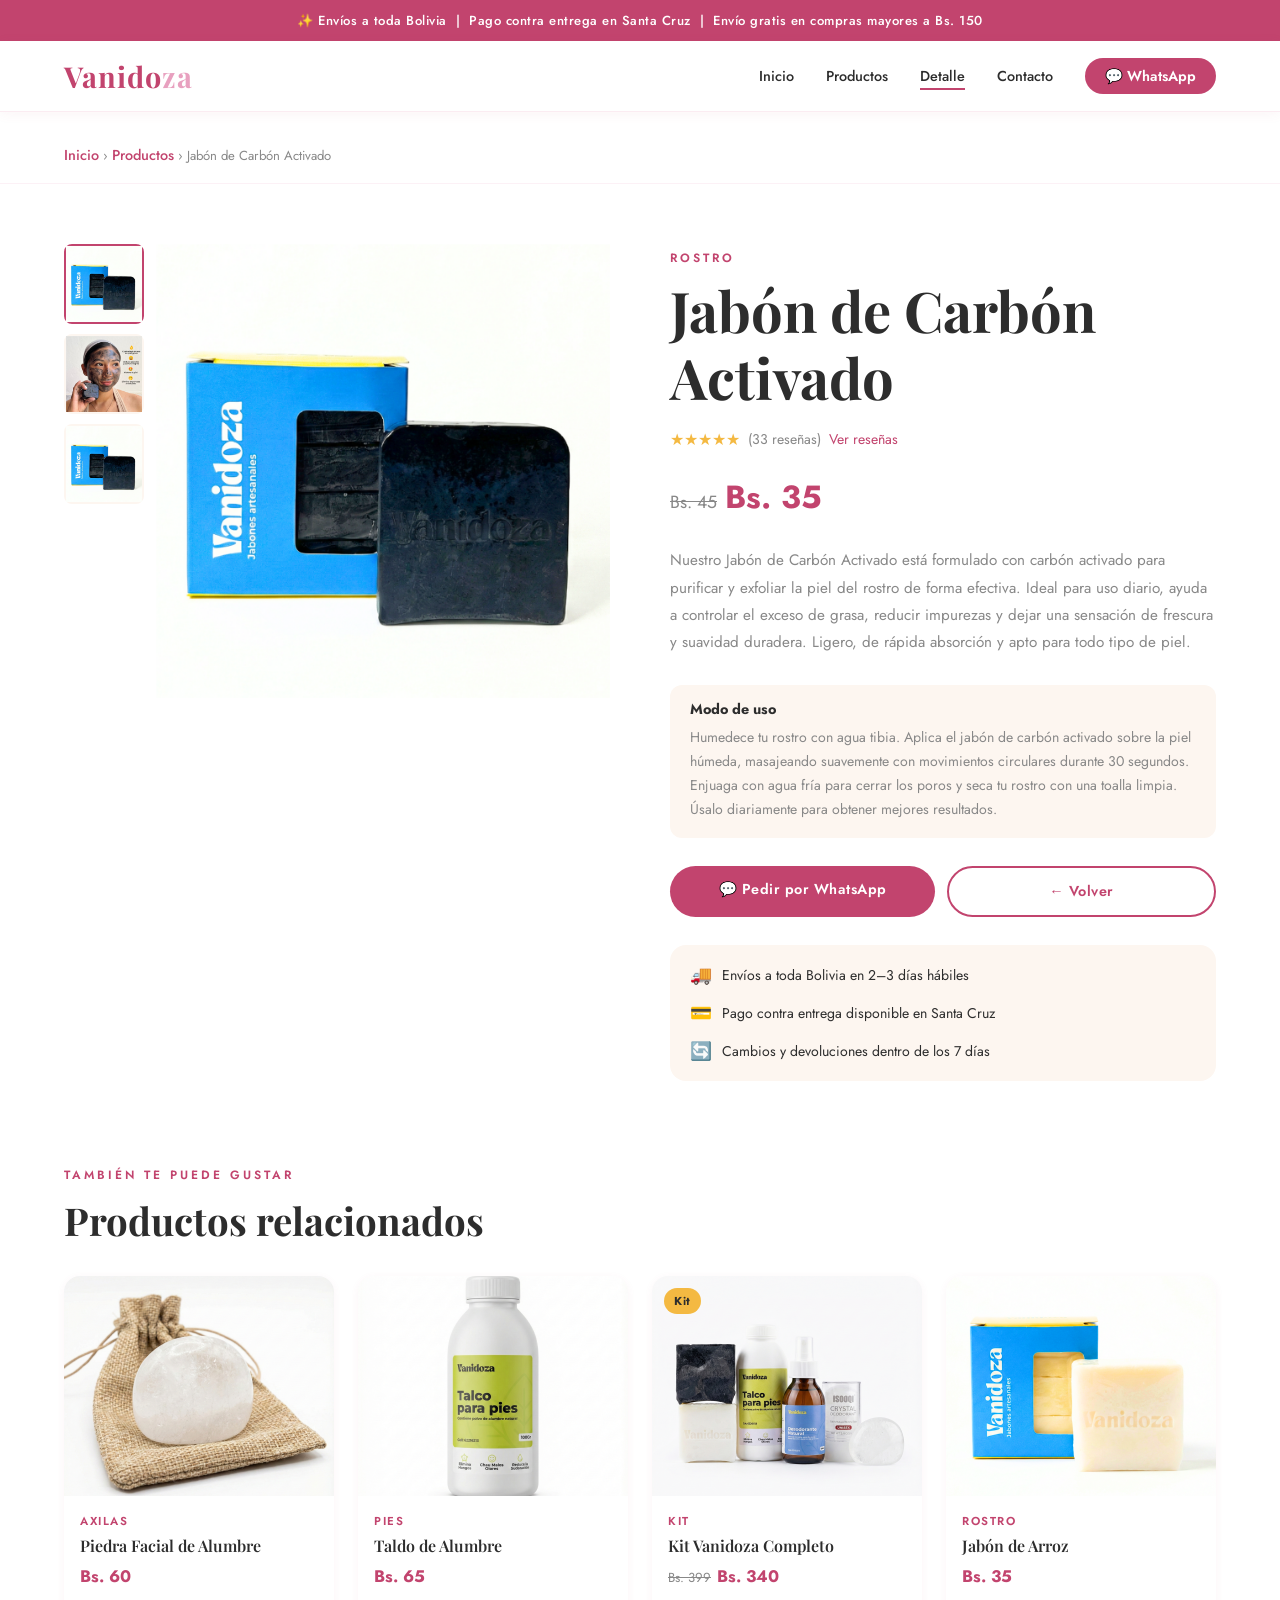
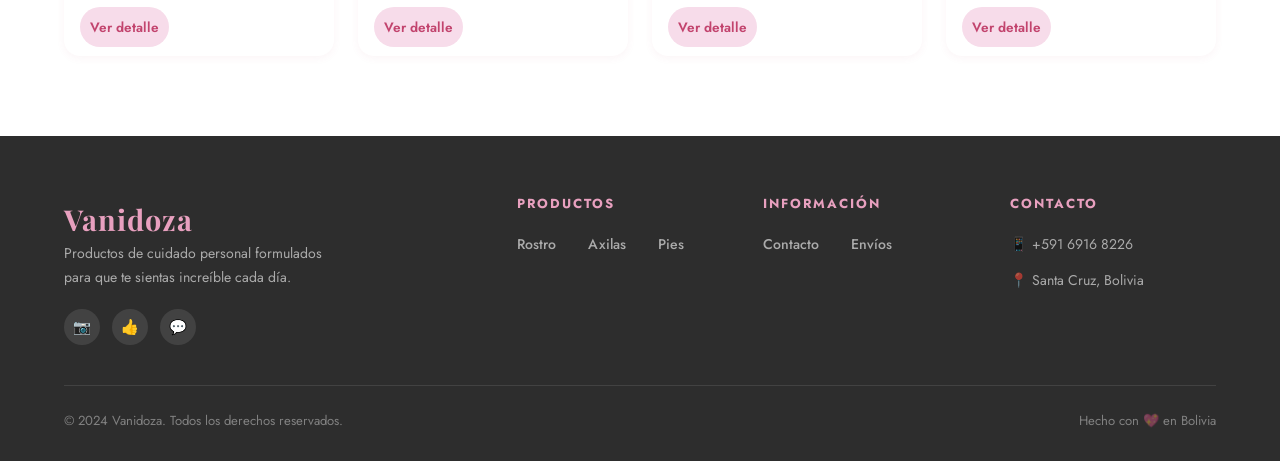
<file: carbon.html>
<!DOCTYPE html>
<html lang="es">
<head>
  <meta charset="UTF-8" />
  <meta name="viewport" content="width=device-width, initial-scale=1.0" />
  <meta name="description" content="Jabón de Carbón Activado – Vanidoza - 100% natural, unisex, 100gr. Envíos a toda Bolivia." />
  <title>Jabón de Carbón Activado – Vanidoza</title>
  <link rel="stylesheet" href="styles.css" />
</head>
<body>

  <!-- Banner superior -->
  <div class="banner-top">
    ✨ Envíos a toda Bolivia &nbsp;|&nbsp; Pago contra entrega en Santa Cruz &nbsp;|&nbsp; Envío gratis en compras mayores a Bs. 150
  </div>

  <!-- Header -->
  <header>
    <div class="contenedor header-inner">
      <a href="index.html" class="logo">Vanido<span>za</span></a>
      <nav id="nav-principal">
        <ul id="nav-menu">
          <li><a href="index.html">Inicio</a></li>
          <li><a href="productos.html">Productos</a></li>
          <li><a href="producto.html" class="activo">Detalle</a></li>
          <li><a href="contacto.html">Contacto</a></li>
          <li>
            <a href="https://wa.me/59169168226?text=Hola,%20quiero%20hacer%20un%20pedido"
               class="nav-whatsapp" target="_blank" rel="noopener noreferrer">
              💬 WhatsApp
            </a>
          </li>
        </ul>
      </nav>
      <button class="menu-toggle" id="menu-toggle" aria-label="Abrir menú" aria-expanded="false">
        <span></span><span></span><span></span>
      </button>
    </div>
  </header>

  <!-- Breadcrumb -->
  <div style="padding: 16px 0; border-bottom: 1px solid rgba(232,160,191,0.15);">
    <div class="contenedor">
      <nav class="breadcrumb" aria-label="Ruta de navegación">
        <a href="index.html">Inicio</a> › 
        <a href="productos.html">Productos</a> › 
        Jabón de Carbón Activado
      </nav>
    </div>
  </div>

  <!-- Detalle del producto -->
  <main class="detalle-seccion">
    <div class="contenedor">
      <div class="detalle-grid">

        <!-- Galería -->
        <div class="detalle-galeria" aria-label="Galería de imágenes del producto">
          <!-- Thumbnails -->
          <div class="galeria-thumbs">
            <div class="thumb activo" role="button" tabindex="0" aria-label="Ver imagen 1"><img src="imagenes/carbon/1.png" alt="Jabón de Carbón Activado vista 1"></div>
            <div class="thumb" role="button" tabindex="0" aria-label="Ver imagen 2"><img src="imagenes/carbon/2.png" alt="Jabón de Carbón Activado vista 2"></div>
            <div class="thumb" role="button" tabindex="0" aria-label="Ver imagen 3"><img src="imagenes/carbon/1.png" alt="Jabón de Carbón Activado vista 3"></div>
          </div>
          <!-- Imagen principal -->
          
          <img src="imagenes/carbon/1.png" alt="Jabón de Carbón Activado - vista frontal" id="img-principal">
        </div>

        <!-- Información del producto -->
        <div class="detalle-info">
          <span class="etiqueta-seccion">Rostro</span>
          <h1 class="detalle-nombre">Jabón de Carbón Activado</h1>

          <!-- Estrellas y reseñas -->
          <div class="detalle-estrellas" aria-label="Calificación: 5 de 5 estrellas, 33 reseñas">
            <span style="color:#f4b942; font-size:1rem;">★★★★★</span>
            <span>(33 reseñas)</span>
            <span style="color:var(--rosa-oscuro); cursor:pointer;">Ver reseñas</span>
          </div>

          <!-- Precio -->
          <div class="detalle-precio" aria-label="Precio: Bs. 35, antes Bs. 45">
            <span class="antes">Bs. 45</span>Bs. 35
          </div>

          <!-- Descripción -->
          <p class="detalle-desc">
            Nuestro Jabón de Carbón Activado está formulado con carbón activado para purificar y exfoliar la piel del rostro de forma efectiva. Ideal para uso diario, ayuda a controlar el exceso de grasa, reducir impurezas y dejar una sensación de frescura y suavidad duradera. Ligero, de rápida absorción y apto para todo tipo de piel.
          </p>

          <!-- Modo de uso -->
          <div style="background:var(--crema); border-radius:12px; padding:16px 20px; margin-bottom:28px;">
            <h3 style="font-size:0.9rem; margin-bottom:8px; font-family:'Jost',sans-serif;">Modo de uso</h3>
            <p style="font-size:0.88rem; color:var(--gris-claro); line-height:1.7;">           
              Humedece tu rostro con agua tibia. Aplica el jabón de carbón activado sobre la piel húmeda, masajeando suavemente con movimientos circulares durante 30 segundos. Enjuaga con agua fría para cerrar los poros y seca tu rostro con una toalla limpia. Úsalo diariamente para obtener mejores resultados.
            </p>
          </div>

          <!-- Botones de acción -->
          <div class="detalle-acciones">
            <a href="https://wa.me/59169168226?text=Hola,%20quiero%20pedir%20la%20Piedra%20de%20Alumbre"
               class="btn btn-principal"
               target="_blank"
               rel="noopener noreferrer">
              💬 Pedir por WhatsApp
            </a>
            <a href="productos.html" class="btn btn-secundario">← Volver</a>
          </div>

          <!-- Info de envío -->
          <div class="detalle-envio" aria-label="Información de envío">
            <div class="detalle-envio-item">
              <span>🚚</span>
              <span>Envíos a toda Bolivia en 2–3 días hábiles</span>
            </div>
            <div class="detalle-envio-item">
              <span>💳</span>
              <span>Pago contra entrega disponible en Santa Cruz</span>
            </div>
            <div class="detalle-envio-item">
              <span>🔄</span>
              <span>Cambios y devoluciones dentro de los 7 días</span>
            </div>
          </div>
        </div>

      </div><!-- fin detalle-grid -->

      <!-- Productos relacionados -->
      <section style="margin-top: 80px;" aria-labelledby="titulo-relacionados">
        <div class="seccion-titulo" style="text-align:left; margin-bottom:32px;">
          <span class="etiqueta-seccion">También te puede gustar</span>
          <h2 id="titulo-relacionados">Productos relacionados</h2>
        </div>

        <div style="display:grid; grid-template-columns: repeat(4,1fr); gap:24px;" 
             class="relacionados-grid">

          <article class="producto-card">
            <div class="producto-img-wrap">
              <img src="imagenes/piedra/piedrita.png" alt="Piedra Facial de Alumbre">
            </div>
            <div class="producto-info">
              <p class="producto-categoria">Axilas</p>
              <h3 class="producto-nombre">Piedra Facial de Alumbre</h3>
              <p class="producto-precio">Bs. 60</p>
            </div>
            <div class="producto-footer">
              <a href="facial.html" class="btn-carrito">Ver detalle</a>
            </div>
          </article>

          <article class="producto-card">
            <div class="producto-img-wrap">
              <img src="imagenes/talco/talco.png" alt="Taldo de Alumbre">
            </div>
            <div class="producto-info">
              <p class="producto-categoria">Pies</p>
              <h3 class="producto-nombre">Taldo de Alumbre</h3>
              <p class="producto-precio">Bs. 65</p>
            </div>
            <div class="producto-footer">
              <a href="talco.html" class="btn-carrito">Ver detalle</a>
            </div>
          </article>

          <article class="producto-card">
            <div class="producto-img-wrap">
              <img src="imagenes/kit/4. Kit Limpieza total/1.png" alt="Kit Limpieza Total">
              <span class="producto-badge" style="background:#f4b942;color:#2D2D2D;">Kit</span>
            </div>
            <div class="producto-info">
              <p class="producto-categoria">Kit</p>
              <h3 class="producto-nombre">Kit Vanidoza Completo</h3>
              <p class="producto-precio"><span class="precio-antes">Bs. 399</span>Bs. 340</p>
            </div>
            <div class="producto-footer">
              <a href="kit.html" class="btn-carrito">Ver detalle</a>
            </div>
          </article>

          <article class="producto-card">
            <div class="producto-img-wrap">
              <img src="imagenes/arroz/arroz.png" alt="Jabón de Arroz">
            </div>
            <div class="producto-info">
              <p class="producto-categoria">Rostro</p>
              <h3 class="producto-nombre">Jabón de Arroz</h3>
              <p class="producto-precio">Bs. 35</p>
            </div>
            <div class="producto-footer">
              <a href="arroz.html" class="btn-carrito">Ver detalle</a>
            </div>
          </article>

        </div>
      </section>

    </div>
  </main>

  <!-- Footer -->
  <footer>
    <div class="contenedor">
      <div class="footer-grid">
        <div class="footer-brand">
          <a href="index.html" class="logo">Vanido<span>za</span></a>
          <p>Productos de cuidado personal formulados para que te sientas increíble cada día.</p>
          <div class="footer-redes">
            <a href="https://instagram.com" class="red-social" target="_blank" rel="noopener noreferrer" aria-label="Instagram">📷</a>
            <a href="https://facebook.com" class="red-social" target="_blank" rel="noopener noreferrer" aria-label="Facebook">👍</a>
            <a href="https://wa.me/59169168226" class="red-social" target="_blank" rel="noopener noreferrer" aria-label="WhatsApp">💬</a>
          </div>
        </div>
        <nav class="footer-col" aria-label="Categorías">
          <h4>Productos</h4>
          <ul>
            <li><a href="productos.html?categoria=rostro">Rostro</a></li>
            <li><a href="productos.html?categoria=axilas">Axilas</a></li>
            <li><a href="productos.html?categoria=pies">Pies</a></li>
          </ul>
        </nav>
        <nav class="footer-col" aria-label="Información">
          <h4>Información</h4>
          <ul>
            <li><a href="contacto.html">Contacto</a></li>
            <li><a href="contacto.html#envios">Envíos</a></li>
          </ul>
        </nav>
        <div class="footer-col">
          <h4>Contacto</h4>
          <ul>
            <li><a href="https://wa.me/59169168226" target="_blank" rel="noopener noreferrer">📱 +591 6916 8226</a></li>
            <li><a href="contacto.html">📍 Santa Cruz, Bolivia</a></li>
          </ul>
        </div>
      </div>
      <div class="footer-bottom">
        <p>© 2024 Vanidoza. Todos los derechos reservados.</p>
        <p>Hecho con 💖 en Bolivia</p>
      </div>
    </div>
  </footer>

  <script>
    /* Menú hamburguesa */
    document.getElementById('menu-toggle').addEventListener('click', function() {
      const menu = document.getElementById('nav-menu');
      const abierto = menu.classList.toggle('abierto');
      this.setAttribute('aria-expanded', abierto);
    });

    /* Galería: cambio de imagen al hacer clic en thumbnail */
    const thumbs = document.querySelectorAll('.thumb');
const imagenes = [
  'imagenes/carbon/1.png',   // ← ruta de tu imagen 1
  'imagenes/carbon/2.png',  // ← ruta de tu imagen 2
  'imagenes/carbon/1.png'   // ← ruta de tu imagen 3
];

thumbs.forEach((thumb, i) => {
  thumb.addEventListener('click', () => {
    thumbs.forEach(t => t.classList.remove('activo'));
    thumb.classList.add('activo');
    document.getElementById('img-principal').src = imagenes[i]; // ← cambia src, no textContent
  });

  thumb.addEventListener('keydown', (e) => {
    if (e.key === 'Enter' || e.key === ' ') thumb.click();
  });
});
  </script>

</body>
</html>
</file>
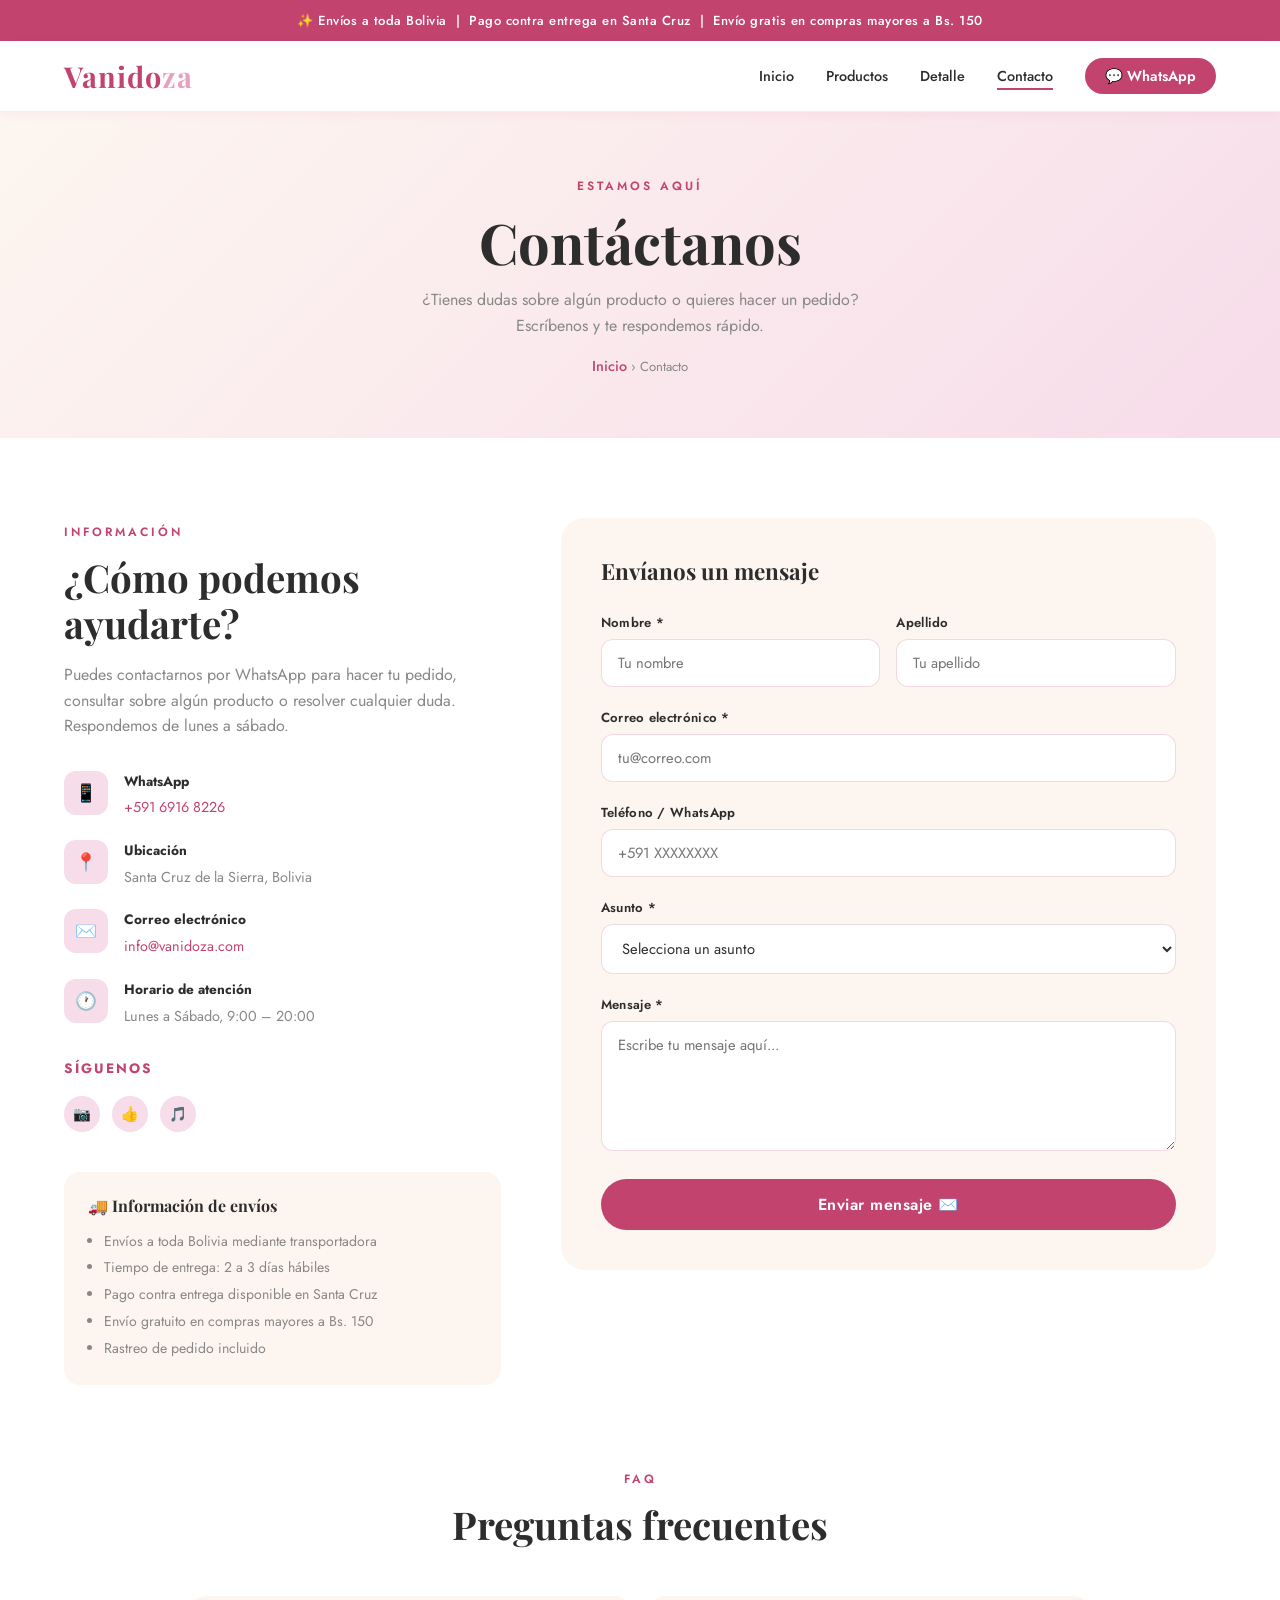
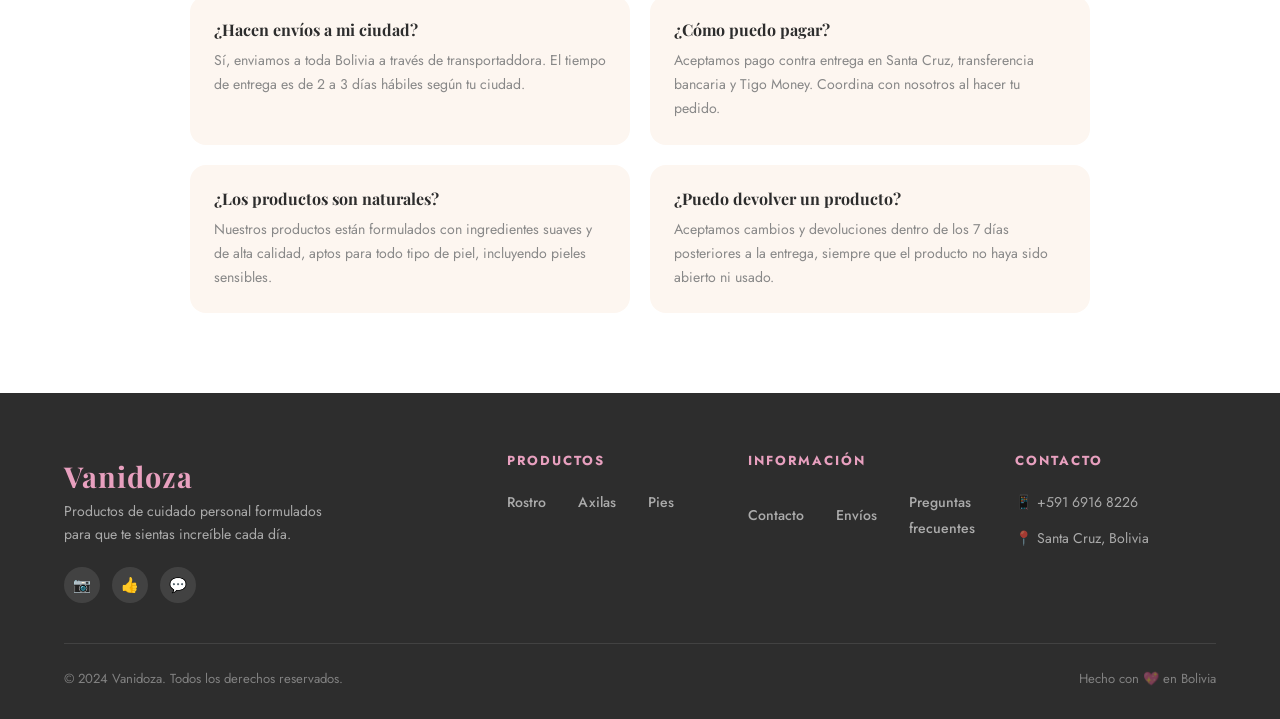
<file: contacto.html>
<!DOCTYPE html>
<html lang="es">
<head>
  <meta charset="UTF-8" />
  <meta name="viewport" content="width=device-width, initial-scale=1.0" />
  <meta name="description" content="Contáctanos en Vanidoza. Estamos en Santa Cruz, Bolivia. Pedidos por WhatsApp y envíos a toda Bolivia." />
  <title>Contacto – Vanidoza</title>
  <link rel="stylesheet" href="styles.css" />
</head>
<body>

  <!-- Banner superior -->
  <div class="banner-top">
    ✨ Envíos a toda Bolivia &nbsp;|&nbsp; Pago contra entrega en Santa Cruz &nbsp;|&nbsp; Envío gratis en compras mayores a Bs. 150
  </div>

  <!-- Header -->
  <header>
    <div class="contenedor header-inner">
      <a href="index.html" class="logo">Vanido<span>za</span></a>
      <nav id="nav-principal">
        <ul id="nav-menu">
          <li><a href="index.html">Inicio</a></li>
          <li><a href="productos.html">Productos</a></li>
          <li><a href="producto.html">Detalle</a></li>
          <li><a href="contacto.html" class="activo">Contacto</a></li>
          <li>
            <a href="https://wa.me/59169168226?text=Hola,%20quiero%20hacer%20un%20pedido"
               class="nav-whatsapp" target="_blank" rel="noopener noreferrer">
              💬 WhatsApp
            </a>
          </li>
        </ul>
      </nav>
      <button class="menu-toggle" id="menu-toggle" aria-label="Abrir menú" aria-expanded="false">
        <span></span><span></span><span></span>
      </button>
    </div>
  </header>

  <!-- Hero de página -->
  <section class="page-hero" aria-label="Contacto Vanidoza">
    <div class="contenedor">
      <span class="etiqueta-seccion">Estamos aquí</span>
      <h1>Contáctanos</h1>
      <p>¿Tienes dudas sobre algún producto o quieres hacer un pedido? Escríbenos y te respondemos rápido.</p>
      <nav class="breadcrumb" aria-label="Ruta de navegación">
        <a href="index.html">Inicio</a> › Contacto
      </nav>
    </div>
  </section>

  <!-- Sección de contacto -->
  <main class="contacto-seccion">
    <div class="contenedor">
      <div class="contacto-grid">

        <!-- Info de contacto -->
        <div class="contacto-info">
          <span class="etiqueta-seccion">Información</span>
          <h2>¿Cómo podemos ayudarte?</h2>
          <p>Puedes contactarnos por WhatsApp para hacer tu pedido, consultar sobre algún producto o resolver cualquier duda. Respondemos de lunes a sábado.</p>

          <div class="contacto-datos">
            <div class="contacto-dato">
              <div class="contacto-dato-icono" aria-hidden="true">📱</div>
              <div class="contacto-dato-texto">
                <strong>WhatsApp</strong>
                <span>
                  <a href="https://wa.me/59169168226?text=Hola,%20quiero%20hacer%20un%20pedido"
                     target="_blank" rel="noopener noreferrer"
                     style="color:var(--rosa-oscuro);">
                    +591 6916 8226
                  </a>
                </span>
              </div>
            </div>

            <div class="contacto-dato">
              <div class="contacto-dato-icono" aria-hidden="true">📍</div>
              <div class="contacto-dato-texto">
                <strong>Ubicación</strong>
                <span>Santa Cruz de la Sierra, Bolivia</span>
              </div>
            </div>

            <div class="contacto-dato">
              <div class="contacto-dato-icono" aria-hidden="true">✉️</div>
              <div class="contacto-dato-texto">
                <strong>Correo electrónico</strong>
                <span>
                  <a href="mailto:info@vanidoza.com" style="color:var(--rosa-oscuro);">
                    info@vanidoza.com
                  </a>
                </span>
              </div>
            </div>

            <div class="contacto-dato">
              <div class="contacto-dato-icono" aria-hidden="true">🕐</div>
              <div class="contacto-dato-texto">
                <strong>Horario de atención</strong>
                <span>Lunes a Sábado, 9:00 – 20:00</span>
              </div>
            </div>
          </div>

          <!-- Redes sociales -->
          <div style="margin-top:32px;">
            <h3 style="font-size:0.85rem; font-family:'Jost',sans-serif; font-weight:700; letter-spacing:2px; text-transform:uppercase; color:var(--rosa-oscuro); margin-bottom:16px;">
              Síguenos
            </h3>
            <div class="footer-redes">
              <a href="https://instagram.com" class="red-social" target="_blank" rel="noopener noreferrer" aria-label="Vanidoza en Instagram"
                 style="background:var(--rosa-suave); color:var(--rosa-oscuro);">📷</a>
              <a href="https://facebook.com" class="red-social" target="_blank" rel="noopener noreferrer" aria-label="Vanidoza en Facebook"
                 style="background:var(--rosa-suave); color:var(--rosa-oscuro);">👍</a>
              <a href="https://tiktok.com" class="red-social" target="_blank" rel="noopener noreferrer" aria-label="Vanidoza en TikTok"
                 style="background:var(--rosa-suave); color:var(--rosa-oscuro);">🎵</a>
            </div>
          </div>

          <!-- Envíos (id para ancla) -->
          <div id="envios" style="margin-top:40px; background:var(--crema); border-radius:16px; padding:24px;">
            <h3 style="font-size:1rem; margin-bottom:12px;">🚚 Información de envíos</h3>
            <ul style="font-size:0.88rem; color:var(--gris-claro); line-height:1.9; padding-left:16px; list-style:disc;">
              <li>Envíos a toda Bolivia mediante transportadora</li>
              <li>Tiempo de entrega: 2 a 3 días hábiles</li>
              <li>Pago contra entrega disponible en Santa Cruz</li>
              <li>Envío gratuito en compras mayores a Bs. 150</li>
              <li>Rastreo de pedido incluido</li>
            </ul>
          </div>
        </div>

        <!-- Formulario de contacto -->
        <div class="form-contacto" role="region" aria-labelledby="titulo-formulario">
          <h3 id="titulo-formulario">Envíanos un mensaje</h3>

          <form id="form-contacto" novalidate aria-label="Formulario de contacto Vanidoza">
            <!-- Nombre y apellido -->
            <div class="form-fila">
              <div class="form-grupo">
                <label for="nombre">Nombre *</label>
                <input
                  type="text"
                  id="nombre"
                  name="nombre"
                  placeholder="Tu nombre"
                  required
                  autocomplete="given-name"
                  aria-required="true"
                />
              </div>
              <div class="form-grupo">
                <label for="apellido">Apellido</label>
                <input
                  type="text"
                  id="apellido"
                  name="apellido"
                  placeholder="Tu apellido"
                  autocomplete="family-name"
                />
              </div>
            </div>

            <!-- Email -->
            <div class="form-grupo">
              <label for="email">Correo electrónico *</label>
              <input
                type="email"
                id="email"
                name="email"
                placeholder="tu@correo.com"
                required
                autocomplete="email"
                aria-required="true"
              />
            </div>

            <!-- Teléfono -->
            <div class="form-grupo">
              <label for="telefono">Teléfono / WhatsApp</label>
              <input
                type="tel"
                id="telefono"
                name="telefono"
                placeholder="+591 XXXXXXXX"
                autocomplete="tel"
              />
            </div>

            <!-- Asunto -->
            <div class="form-grupo">
              <label for="asunto">Asunto *</label>
              <select id="asunto" name="asunto" required aria-required="true">
                <option value="" disabled selected>Selecciona un asunto</option>
                <option value="pedido">Hacer un pedido</option>
                <option value="consulta">Consulta sobre un producto</option>
                <option value="envios">Información sobre envíos</option>
                <option value="otro">Otro</option>
              </select>
            </div>

            <!-- Mensaje -->
            <div class="form-grupo">
              <label for="mensaje">Mensaje *</label>
              <textarea
                id="mensaje"
                name="mensaje"
                placeholder="Escribe tu mensaje aquí..."
                required
                aria-required="true"
              ></textarea>
            </div>

            <!-- Botón enviar -->
            <button type="submit" class="btn btn-principal btn-enviar">
              Enviar mensaje ✉️
            </button>

            <!-- Mensaje de éxito (oculto por defecto) -->
            <div id="mensaje-exito"
                 style="display:none; margin-top:16px; background:#d4edda; color:#155724;
                        border-radius:12px; padding:16px; font-size:0.9rem; text-align:center;"
                 role="alert"
                 aria-live="polite">
              ✅ ¡Mensaje enviado! Te contactaremos pronto.
            </div>

            <!-- Mensaje de error -->
            <div id="mensaje-error"
                 style="display:none; margin-top:16px; background:#f8d7da; color:#721c24;
                        border-radius:12px; padding:16px; font-size:0.9rem; text-align:center;"
                 role="alert"
                 aria-live="polite">
              ❌ Por favor completa todos los campos obligatorios.
            </div>
          </form>
        </div>

      </div><!-- fin contacto-grid -->

      <!-- Preguntas frecuentes -->
      <section id="preguntas" style="margin-top:80px;" aria-labelledby="titulo-faq">
        <div class="seccion-titulo">
          <span class="etiqueta-seccion">FAQ</span>
          <h2 id="titulo-faq">Preguntas frecuentes</h2>
        </div>

        <div style="display:grid; grid-template-columns: repeat(2,1fr); gap:20px; max-width:900px; margin:0 auto;"
             class="faq-grid">

          <div style="background:var(--crema); border-radius:16px; padding:24px;">
            <h3 style="font-size:1rem; margin-bottom:10px;">¿Hacen envíos a mi ciudad?</h3>
            <p style="font-size:0.88rem; color:var(--gris-claro); line-height:1.7;">
              Sí, enviamos a toda Bolivia a través de transportaddora. El tiempo de entrega es de 2 a 3 días hábiles según tu ciudad.
            </p>
          </div>

          <div style="background:var(--crema); border-radius:16px; padding:24px;">
            <h3 style="font-size:1rem; margin-bottom:10px;">¿Cómo puedo pagar?</h3>
            <p style="font-size:0.88rem; color:var(--gris-claro); line-height:1.7;">
              Aceptamos pago contra entrega en Santa Cruz, transferencia bancaria y Tigo Money. Coordina con nosotros al hacer tu pedido.
            </p>
          </div>

          <div style="background:var(--crema); border-radius:16px; padding:24px;">
            <h3 style="font-size:1rem; margin-bottom:10px;">¿Los productos son naturales?</h3>
            <p style="font-size:0.88rem; color:var(--gris-claro); line-height:1.7;">
              Nuestros productos están formulados con ingredientes suaves y de alta calidad, aptos para todo tipo de piel, incluyendo pieles sensibles.
            </p>
          </div>

          <div style="background:var(--crema); border-radius:16px; padding:24px;">
            <h3 style="font-size:1rem; margin-bottom:10px;">¿Puedo devolver un producto?</h3>
            <p style="font-size:0.88rem; color:var(--gris-claro); line-height:1.7;">
              Aceptamos cambios y devoluciones dentro de los 7 días posteriores a la entrega, siempre que el producto no haya sido abierto ni usado.
            </p>
          </div>

        </div>
      </section>

    </div>
  </main>

  <!-- Footer -->
  <footer>
    <div class="contenedor">
      <div class="footer-grid">
        <div class="footer-brand">
          <a href="index.html" class="logo">Vanido<span>za</span></a>
          <p>Productos de cuidado personal formulados para que te sientas increíble cada día.</p>
          <div class="footer-redes">
            <a href="https://instagram.com" class="red-social" target="_blank" rel="noopener noreferrer" aria-label="Instagram">📷</a>
            <a href="https://facebook.com" class="red-social" target="_blank" rel="noopener noreferrer" aria-label="Facebook">👍</a>
            <a href="https://wa.me/59169168226" class="red-social" target="_blank" rel="noopener noreferrer" aria-label="WhatsApp">💬</a>
          </div>
        </div>
        <nav class="footer-col" aria-label="Categorías">
          <h4>Productos</h4>
          <ul>
            <li><a href="productos.html?categoria=rostro">Rostro</a></li>
            <li><a href="productos.html?categoria=axilas">Axilas</a></li>
            <li><a href="productos.html?categoria=pies">Pies</a></li>
          </ul>
        </nav>
        <nav class="footer-col" aria-label="Información">
          <h4>Información</h4>
          <ul>
            <li><a href="contacto.html">Contacto</a></li>
            <li><a href="contacto.html#envios">Envíos</a></li>
            <li><a href="contacto.html#preguntas">Preguntas frecuentes</a></li>
          </ul>
        </nav>
        <div class="footer-col">
          <h4>Contacto</h4>
          <ul>
            <li><a href="https://wa.me/59169168226" target="_blank" rel="noopener noreferrer">📱 +591 6916 8226</a></li>
            <li><a href="contacto.html">📍 Santa Cruz, Bolivia</a></li>
          </ul>
        </div>
      </div>
      <div class="footer-bottom">
        <p>© 2024 Vanidoza. Todos los derechos reservados.</p>
        <p>Hecho con 💖 en Bolivia</p>
      </div>
    </div>
  </footer>

  <script>
    /* Menú hamburguesa */
    document.getElementById('menu-toggle').addEventListener('click', function() {
      const menu = document.getElementById('nav-menu');
      const abierto = menu.classList.toggle('abierto');
      this.setAttribute('aria-expanded', abierto);
    });

    /* Validación básica del formulario */
    document.getElementById('form-contacto').addEventListener('submit', function(e) {
      e.preventDefault();

      const nombre = document.getElementById('nombre').value.trim();
      const email = document.getElementById('email').value.trim();
      const asunto = document.getElementById('asunto').value;
      const mensaje = document.getElementById('mensaje').value.trim();

      const exito = document.getElementById('mensaje-exito');
      const error = document.getElementById('mensaje-error');

      // Ocultar mensajes anteriores
      exito.style.display = 'none';
      error.style.display = 'none';

      if (!nombre || !email || !asunto || !mensaje) {
        error.style.display = 'block';
        return;
      }

      // Validar formato de email básico
      const emailRegex = /^[^\s@]+@[^\s@]+\.[^\s@]+$/;
      if (!emailRegex.test(email)) {
        error.textContent = '❌ Por favor ingresa un correo electrónico válido.';
        error.style.display = 'block';
        return;
      }

      // Simular envío exitoso
      exito.style.display = 'block';
      this.reset();
    });
  </script>

</body>
</html>
</file>
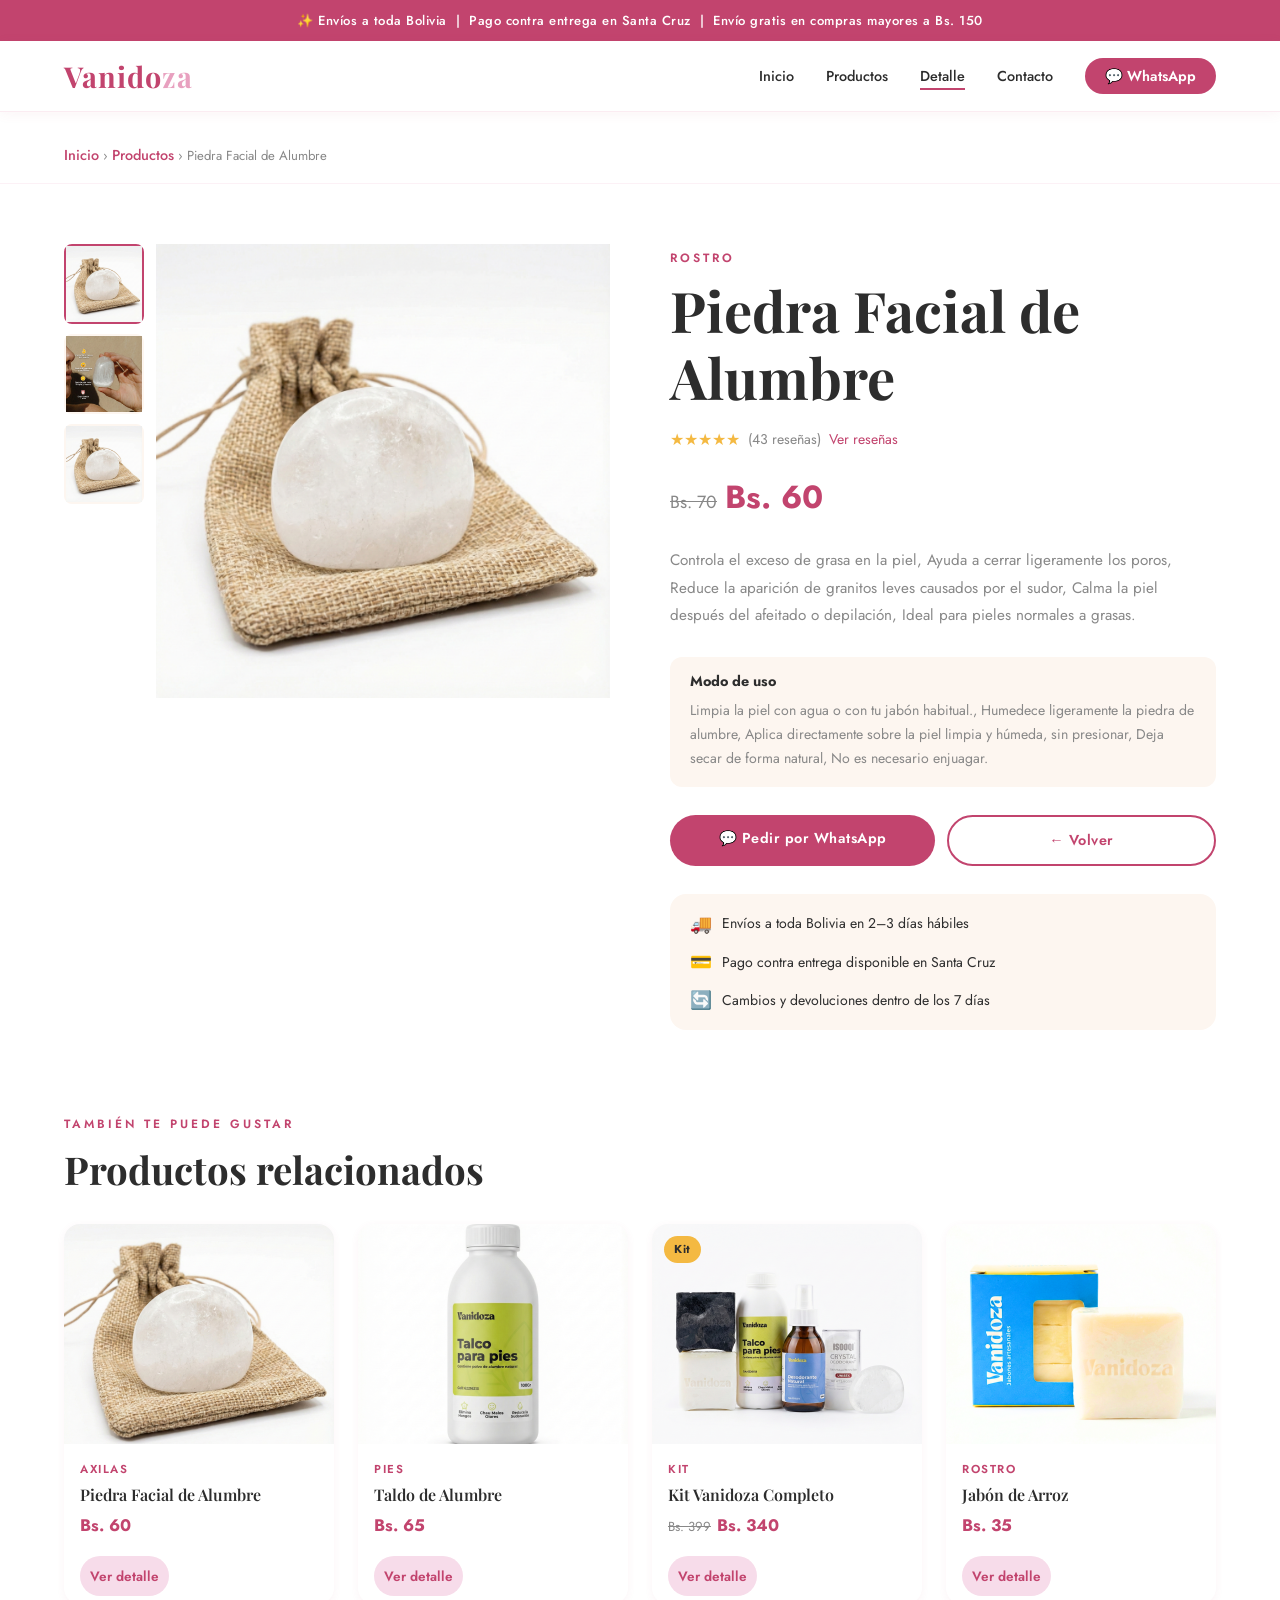
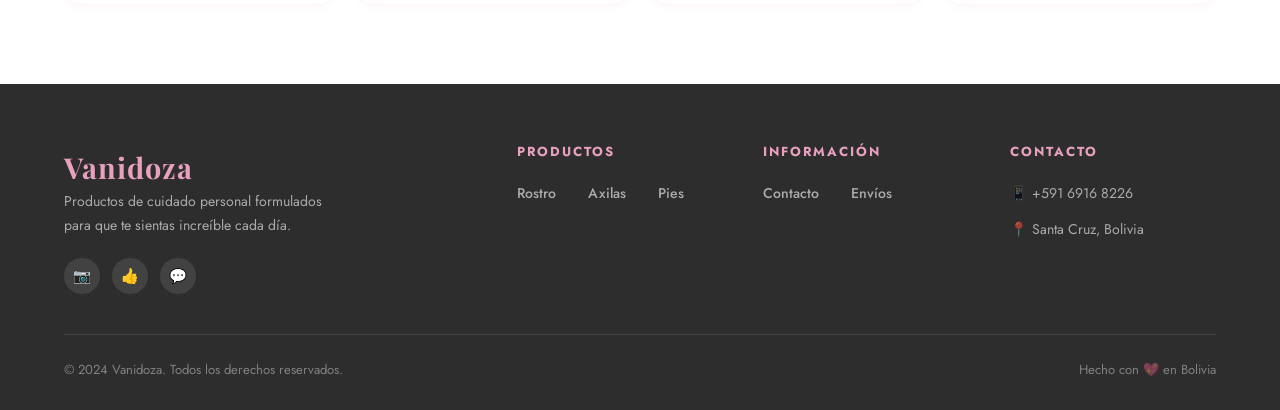
<file: facial.html>
<!DOCTYPE html>
<html lang="es">
<head>
  <meta charset="UTF-8" />
  <meta name="viewport" content="width=device-width, initial-scale=1.0" />
  <meta name="description" content="Piedra Facial de Alumbre – Controla el exceso de grasa en la piel y reduce la aparición de granitos leves. Envíos a toda Bolivia." />
  <title>Piedra Facial de Alumbre – Vanidoza</title>
  <link rel="stylesheet" href="styles.css" />
</head>
<body>

  <!-- Banner superior -->
  <div class="banner-top">
    ✨ Envíos a toda Bolivia &nbsp;|&nbsp; Pago contra entrega en Santa Cruz &nbsp;|&nbsp; Envío gratis en compras mayores a Bs. 150
  </div>

  <!-- Header -->
  <header>
    <div class="contenedor header-inner">
      <a href="index.html" class="logo">Vanido<span>za</span></a>
      <nav id="nav-principal">
        <ul id="nav-menu">
          <li><a href="index.html">Inicio</a></li>
          <li><a href="productos.html">Productos</a></li>
          <li><a href="producto.html" class="activo">Detalle</a></li>
          <li><a href="contacto.html">Contacto</a></li>
          <li>
            <a href="https://wa.me/59169168226?text=Hola,%20quiero%20hacer%20un%20pedido"
               class="nav-whatsapp" target="_blank" rel="noopener noreferrer">
              💬 WhatsApp
            </a>
          </li>
        </ul>
      </nav>
      <button class="menu-toggle" id="menu-toggle" aria-label="Abrir menú" aria-expanded="false">
        <span></span><span></span><span></span>
      </button>
    </div>
  </header>

  <!-- Breadcrumb -->
  <div style="padding: 16px 0; border-bottom: 1px solid rgba(232,160,191,0.15);">
    <div class="contenedor">
      <nav class="breadcrumb" aria-label="Ruta de navegación">
        <a href="index.html">Inicio</a> › 
        <a href="productos.html">Productos</a> › 
        Piedra Facial de Alumbre
      </nav>
    </div>
  </div>

  <!-- Detalle del producto -->
  <main class="detalle-seccion">
    <div class="contenedor">
      <div class="detalle-grid">

        <!-- Galería -->
        <div class="detalle-galeria" aria-label="Galería de imágenes del producto">
          <!-- Thumbnails -->
          <div class="galeria-thumbs">
            <div class="thumb activo" role="button" tabindex="0" aria-label="Ver imagen 1"><img src="imagenes/piedra/piedrita.png" alt="Piedra Facial de Alumbre vista 1"></div>
            <div class="thumb" role="button" tabindex="0" aria-label="Ver imagen 2"><img src="imagenes/piedra/2.png" alt="Piedra Facial de Alumbre vista 2"></div>
            <div class="thumb" role="button" tabindex="0" aria-label="Ver imagen 3"><img src="imagenes/piedra/1.png" alt="Piedra Faciel de Alumbre vista 3"></div>
          </div>
          <!-- Imagen principal -->
          
          <img src="imagenes/piedra/piedrita.png" alt="Piedra Facial de Alumbre - vista frontal" id="img-principal">
        </div>

        <!-- Información del producto -->
        <div class="detalle-info">
          <span class="etiqueta-seccion">Rostro</span>
          <h1 class="detalle-nombre">Piedra Facial de Alumbre</h1>

          <!-- Estrellas y reseñas -->
          <div class="detalle-estrellas" aria-label="Calificación: 5 de 5 estrellas, 48 reseñas">
            <span style="color:#f4b942; font-size:1rem;">★★★★★</span>
            <span>(43 reseñas)</span>
            <span style="color:var(--rosa-oscuro); cursor:pointer;">Ver reseñas</span>
          </div>

          <!-- Precio -->
          <div class="detalle-precio" aria-label="Precio: Bs. 60, antes Bs. 70">
            <span class="antes">Bs. 70</span>Bs. 60
          </div>

          <!-- Descripción -->
          <p class="detalle-desc">
             Controla el exceso de grasa en la piel, Ayuda a cerrar ligeramente los poros, Reduce la aparición de granitos leves causados por el sudor, Calma la piel después del afeitado o depilación, Ideal para pieles normales a grasas.
          </p>

          <!-- Modo de uso -->
          <div style="background:var(--crema); border-radius:12px; padding:16px 20px; margin-bottom:28px;">
            <h3 style="font-size:0.9rem; margin-bottom:8px; font-family:'Jost',sans-serif;">Modo de uso</h3>
            <p style="font-size:0.88rem; color:var(--gris-claro); line-height:1.7;">
            Limpia la piel con agua o con tu jabón habitual., Humedece ligeramente la piedra de alumbre, Aplica directamente sobre la piel limpia y húmeda, sin presionar, Deja secar de forma natural, No es necesario enjuagar.
            </p>
          </div>

          <!-- Botones de acción -->
          <div class="detalle-acciones">
            <a href="https://wa.me/59169168226?text=Hola,%20quiero%20pedir%20la%20Piedra%20facial%20de%20Alumbre"
               class="btn btn-principal"
               target="_blank"
               rel="noopener noreferrer">
              💬 Pedir por WhatsApp
            </a>
            <a href="productos.html" class="btn btn-secundario">← Volver</a>
          </div>

          <!-- Info de envío -->
          <div class="detalle-envio" aria-label="Información de envío">
            <div class="detalle-envio-item">
              <span>🚚</span>
              <span>Envíos a toda Bolivia en 2–3 días hábiles</span>
            </div>
            <div class="detalle-envio-item">
              <span>💳</span>
              <span>Pago contra entrega disponible en Santa Cruz</span>
            </div>
            <div class="detalle-envio-item">
              <span>🔄</span>
              <span>Cambios y devoluciones dentro de los 7 días</span>
            </div>
          </div>
        </div>

      </div><!-- fin detalle-grid -->

      <!-- Productos relacionados -->
      <section style="margin-top: 80px;" aria-labelledby="titulo-relacionados">
        <div class="seccion-titulo" style="text-align:left; margin-bottom:32px;">
          <span class="etiqueta-seccion">También te puede gustar</span>
          <h2 id="titulo-relacionados">Productos relacionados</h2>
        </div>

        <div style="display:grid; grid-template-columns: repeat(4,1fr); gap:24px;" 
             class="relacionados-grid">

          <article class="producto-card">
            <div class="producto-img-wrap">
              <img src="imagenes/piedra/piedrita.png" alt="Piedra Facial de Alumbre">
            </div>
            <div class="producto-info">
              <p class="producto-categoria">Axilas</p>
              <h3 class="producto-nombre">Piedra Facial de Alumbre</h3>
              <p class="producto-precio">Bs. 60</p>
            </div>
            <div class="producto-footer">
              <a href="facial.html" class="btn-carrito">Ver detalle</a>
            </div>
          </article>

          <article class="producto-card">
            <div class="producto-img-wrap">
              <img src="imagenes/talco/talco.png" alt="Taldo de Alumbre">
            </div>
            <div class="producto-info">
              <p class="producto-categoria">Pies</p>
              <h3 class="producto-nombre">Taldo de Alumbre</h3>
              <p class="producto-precio">Bs. 65</p>
            </div>
            <div class="producto-footer">
              <a href="talco.html" class="btn-carrito">Ver detalle</a>
            </div>
          </article>

          <article class="producto-card">
            <div class="producto-img-wrap">
              <img src="imagenes/kit/4. Kit Limpieza total/1.png" alt="Kit Limpieza Total">
              <span class="producto-badge" style="background:#f4b942;color:#2D2D2D;">Kit</span>
            </div>
            <div class="producto-info">
              <p class="producto-categoria">Kit</p>
              <h3 class="producto-nombre">Kit Vanidoza Completo</h3>
              <p class="producto-precio"><span class="precio-antes">Bs. 399</span>Bs. 340</p>
            </div>
            <div class="producto-footer">
              <a href="kit.html" class="btn-carrito">Ver detalle</a>
            </div>
          </article>

          <article class="producto-card">
            <div class="producto-img-wrap">
              <img src="imagenes/arroz/arroz.png" alt="Jabón de Arroz">
            </div>
            <div class="producto-info">
              <p class="producto-categoria">Rostro</p>
              <h3 class="producto-nombre">Jabón de Arroz</h3>
              <p class="producto-precio">Bs. 35</p>
            </div>
            <div class="producto-footer">
              <a href="arroz.html" class="btn-carrito">Ver detalle</a>
            </div>
          </article>

        </div>
      </section>

    </div>
  </main>

  <!-- Footer -->
  <footer>
    <div class="contenedor">
      <div class="footer-grid">
        <div class="footer-brand">
          <a href="index.html" class="logo">Vanido<span>za</span></a>
          <p>Productos de cuidado personal formulados para que te sientas increíble cada día.</p>
          <div class="footer-redes">
            <a href="https://instagram.com" class="red-social" target="_blank" rel="noopener noreferrer" aria-label="Instagram">📷</a>
            <a href="https://facebook.com" class="red-social" target="_blank" rel="noopener noreferrer" aria-label="Facebook">👍</a>
            <a href="https://wa.me/59169168226" class="red-social" target="_blank" rel="noopener noreferrer" aria-label="WhatsApp">💬</a>
          </div>
        </div>
        <nav class="footer-col" aria-label="Categorías">
          <h4>Productos</h4>
          <ul>
            <li><a href="productos.html?categoria=rostro">Rostro</a></li>
            <li><a href="productos.html?categoria=axilas">Axilas</a></li>
            <li><a href="productos.html?categoria=pies">Pies</a></li>
          </ul>
        </nav>
        <nav class="footer-col" aria-label="Información">
          <h4>Información</h4>
          <ul>
            <li><a href="contacto.html">Contacto</a></li>
            <li><a href="contacto.html#envios">Envíos</a></li>
          </ul>
        </nav>
        <div class="footer-col">
          <h4>Contacto</h4>
          <ul>
            <li><a href="https://wa.me/59169168226" target="_blank" rel="noopener noreferrer">📱 +591 6916 8226</a></li>
            <li><a href="contacto.html">📍 Santa Cruz, Bolivia</a></li>
          </ul>
        </div>
      </div>
      <div class="footer-bottom">
        <p>© 2024 Vanidoza. Todos los derechos reservados.</p>
        <p>Hecho con 💖 en Bolivia</p>
      </div>
    </div>
  </footer>

  <script>
    /* Menú hamburguesa */
    document.getElementById('menu-toggle').addEventListener('click', function() {
      const menu = document.getElementById('nav-menu');
      const abierto = menu.classList.toggle('abierto');
      this.setAttribute('aria-expanded', abierto);
    });

    /* Galería: cambio de imagen al hacer clic en thumbnail */
    const thumbs = document.querySelectorAll('.thumb');
const imagenes = [
  'imagenes/piedra/piedrita.png',   // ← ruta de tu imagen 1
  'imagenes/piedra/2.png',  // ← ruta de tu imagen 2
  'imagenes/piedra/1.png'   // ← ruta de tu imagen 3
];

thumbs.forEach((thumb, i) => {
  thumb.addEventListener('click', () => {
    thumbs.forEach(t => t.classList.remove('activo'));
    thumb.classList.add('activo');
    document.getElementById('img-principal').src = imagenes[i]; // ← cambia src, no textContent
  });

  thumb.addEventListener('keydown', (e) => {
    if (e.key === 'Enter' || e.key === ' ') thumb.click();
  });
});
  </script>

</body>
</html>
</file>
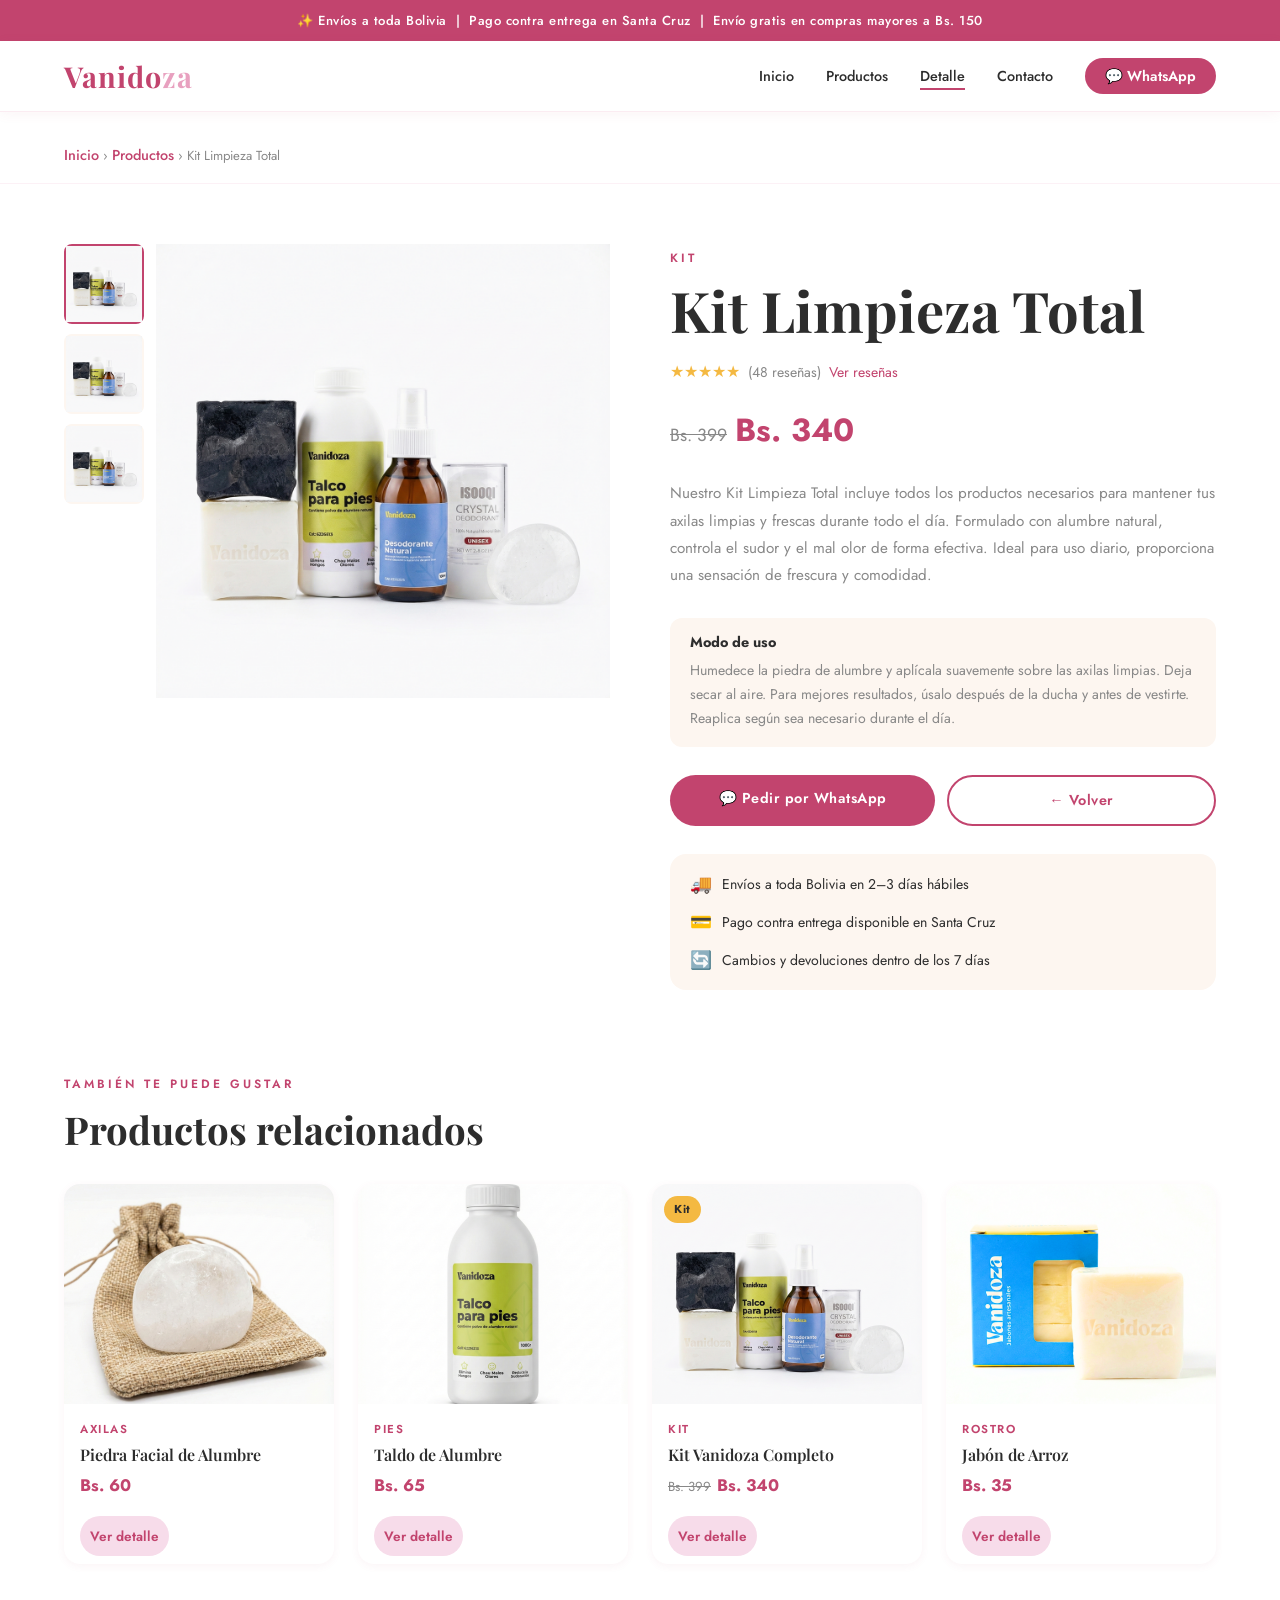
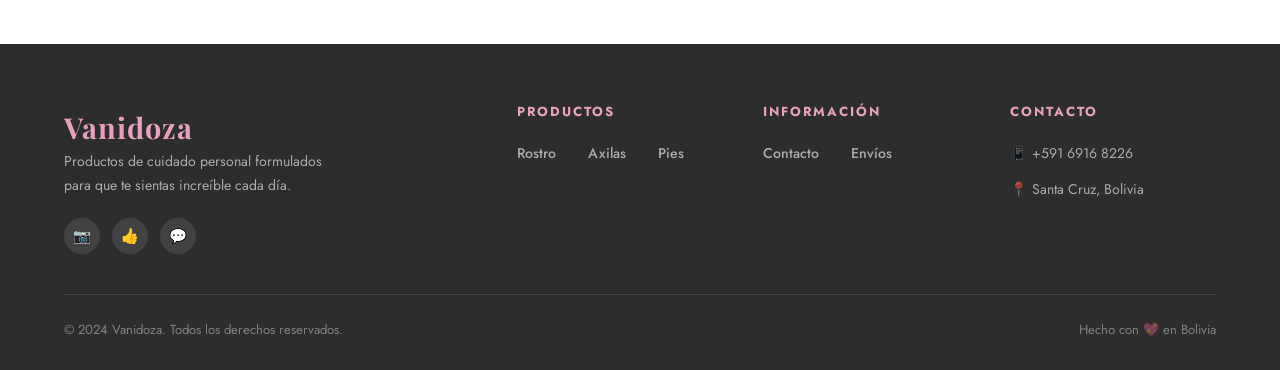
<file: kit.html>
<!DOCTYPE html>
<html lang="es">
<head>
  <meta charset="UTF-8" />
  <meta name="viewport" content="width=device-width, initial-scale=1.0" />
  <meta name="description" content="Kit Limpieza Total – Vanidoza - 100% natural, unisex, todo. Envíos a toda Bolivia." />
  <title>Kit Limpieza Total – Vanidoza</title>
  <link rel="stylesheet" href="styles.css" />
</head>
<body>

  <!-- Banner superior -->
  <div class="banner-top">
    ✨ Envíos a toda Bolivia &nbsp;|&nbsp; Pago contra entrega en Santa Cruz &nbsp;|&nbsp; Envío gratis en compras mayores a Bs. 150
  </div>

  <!-- Header -->
  <header>
    <div class="contenedor header-inner">
      <a href="index.html" class="logo">Vanido<span>za</span></a>
      <nav id="nav-principal">
        <ul id="nav-menu">
          <li><a href="index.html">Inicio</a></li>
          <li><a href="productos.html">Productos</a></li>
          <li><a href="producto.html" class="activo">Detalle</a></li>
          <li><a href="contacto.html">Contacto</a></li>
          <li>
            <a href="https://wa.me/59169168226?text=Hola,%20quiero%20hacer%20un%20pedido"
               class="nav-whatsapp" target="_blank" rel="noopener noreferrer">
              💬 WhatsApp
            </a>
          </li>
        </ul>
      </nav>
      <button class="menu-toggle" id="menu-toggle" aria-label="Abrir menú" aria-expanded="false">
        <span></span><span></span><span></span>
      </button>
    </div>
  </header>

  <!-- Breadcrumb -->
  <div style="padding: 16px 0; border-bottom: 1px solid rgba(232,160,191,0.15);">
    <div class="contenedor">
      <nav class="breadcrumb" aria-label="Ruta de navegación">
        <a href="index.html">Inicio</a> › 
        <a href="productos.html">Productos</a> › 
        Kit Limpieza Total
      </nav>
    </div>
  </div>

  <!-- Detalle del producto -->
  <main class="detalle-seccion">
    <div class="contenedor">
      <div class="detalle-grid">

        <!-- Galería -->
        <div class="detalle-galeria" aria-label="Galería de imágenes del producto">
          <!-- Thumbnails -->
          <div class="galeria-thumbs">
            <div class="thumb activo" role="button" tabindex="0" aria-label="Ver imagen 1"><img src="imagenes/kit/4. Kit Limpieza total/1.png" alt="Kit Limpieza Total vista 1"></div>
            <div class="thumb" role="button" tabindex="0" aria-label="Ver imagen 2"><img src="imagenes/kit/4. Kit Limpieza total/8.png" alt="Kit Limpieza Total vista 2"></div>
            <div class="thumb" role="button" tabindex="0" aria-label="Ver imagen 3"><img src="imagenes/kit/4. Kit Limpieza total/8.png" alt="Kit Limpieza Total vista 3"></div>
          </div>
          <!-- Imagen principal -->
          
          <img src="imagenes/kit/4. Kit Limpieza total/1.png" alt="Kit Limpieza Total - vista frontal" id="img-principal">
        </div>

        <!-- Información del producto -->
        <div class="detalle-info">
          <span class="etiqueta-seccion">Kit</span>
          <h1 class="detalle-nombre">Kit Limpieza Total</h1>

          <!-- Estrellas y reseñas -->
          <div class="detalle-estrellas" aria-label="Calificación: 5 de 5 estrellas, 48 reseñas">
            <span style="color:#f4b942; font-size:1rem;">★★★★★</span>
            <span>(48 reseñas)</span>
            <span style="color:var(--rosa-oscuro); cursor:pointer;">Ver reseñas</span>
          </div>

          <!-- Precio -->
          <div class="detalle-precio" aria-label="Precio: Bs. 340, antes Bs. 399">
            <span class="antes">Bs. 399</span>Bs. 340
          </div>

          <!-- Descripción -->
          <p class="detalle-desc">
            Nuestro Kit Limpieza Total incluye todos los productos necesarios para mantener tus axilas limpias y frescas durante todo el día. Formulado con alumbre natural, controla el sudor y el mal olor de forma efectiva. Ideal para uso diario, proporciona una sensación de frescura y comodidad.
          </p>

          <!-- Modo de uso -->
          <div style="background:var(--crema); border-radius:12px; padding:16px 20px; margin-bottom:28px;">
            <h3 style="font-size:0.9rem; margin-bottom:8px; font-family:'Jost',sans-serif;">Modo de uso</h3>
            <p style="font-size:0.88rem; color:var(--gris-claro); line-height:1.7;">
              Humedece la piedra de alumbre y aplícala suavemente sobre las axilas limpias. Deja secar al aire. Para mejores resultados, úsalo después de la ducha y antes de vestirte. Reaplica según sea necesario durante el día.
            </p>
          </div>

          <!-- Botones de acción -->
          <div class="detalle-acciones">
            <a href="https://wa.me/59169168226?text=Hola,%20quiero%20pedir%20el%20Kit%20Limpieza%20Total"
               class="btn btn-principal"
               target="_blank"
               rel="noopener noreferrer">
              💬 Pedir por WhatsApp
            </a>
            <a href="productos.html" class="btn btn-secundario">← Volver</a>
          </div>

          <!-- Info de envío -->
          <div class="detalle-envio" aria-label="Información de envío">
            <div class="detalle-envio-item">
              <span>🚚</span>
              <span>Envíos a toda Bolivia en 2–3 días hábiles</span>
            </div>
            <div class="detalle-envio-item">
              <span>💳</span>
              <span>Pago contra entrega disponible en Santa Cruz</span>
            </div>
            <div class="detalle-envio-item">
              <span>🔄</span>
              <span>Cambios y devoluciones dentro de los 7 días</span>
            </div>
          </div>
        </div>

      </div><!-- fin detalle-grid -->

      <!-- Productos relacionados -->
      <section style="margin-top: 80px;" aria-labelledby="titulo-relacionados">
        <div class="seccion-titulo" style="text-align:left; margin-bottom:32px;">
          <span class="etiqueta-seccion">También te puede gustar</span>
          <h2 id="titulo-relacionados">Productos relacionados</h2>
        </div>

        <div style="display:grid; grid-template-columns: repeat(4,1fr); gap:24px;" 
             class="relacionados-grid">

          <article class="producto-card">
            <div class="producto-img-wrap">
              <img src="imagenes/piedra/piedrita.png" alt="Piedra Facial de Alumbre">
            </div>
            <div class="producto-info">
              <p class="producto-categoria">Axilas</p>
              <h3 class="producto-nombre">Piedra Facial de Alumbre</h3>
              <p class="producto-precio">Bs. 60</p>
            </div>
            <div class="producto-footer">
              <a href="facial.html" class="btn-carrito">Ver detalle</a>
            </div>
          </article>

          <article class="producto-card">
            <div class="producto-img-wrap">
              <img src="imagenes/talco/talco.png" alt="Taldo de Alumbre">
            </div>
            <div class="producto-info">
              <p class="producto-categoria">Pies</p>
              <h3 class="producto-nombre">Taldo de Alumbre</h3>
              <p class="producto-precio">Bs. 65</p>
            </div>
            <div class="producto-footer">
              <a href="talco.html" class="btn-carrito">Ver detalle</a>
            </div>
          </article>

          <article class="producto-card">
            <div class="producto-img-wrap">
              <img src="imagenes/kit/4. Kit Limpieza total/1.png" alt="Kit Limpieza Total">
              <span class="producto-badge" style="background:#f4b942;color:#2D2D2D;">Kit</span>
            </div>
            <div class="producto-info">
              <p class="producto-categoria">Kit</p>
              <h3 class="producto-nombre">Kit Vanidoza Completo</h3>
              <p class="producto-precio"><span class="precio-antes">Bs. 399</span>Bs. 340</p>
            </div>
            <div class="producto-footer">
              <a href="kit.html" class="btn-carrito">Ver detalle</a>
            </div>
          </article>

          <article class="producto-card">
            <div class="producto-img-wrap">
              <img src="imagenes/arroz/arroz.png" alt="Jabón de Arroz">
            </div>
            <div class="producto-info">
              <p class="producto-categoria">Rostro</p>
              <h3 class="producto-nombre">Jabón de Arroz</h3>
              <p class="producto-precio">Bs. 35</p>
            </div>
            <div class="producto-footer">
              <a href="arroz.html" class="btn-carrito">Ver detalle</a>
            </div>
          </article>

        </div>
      </section>

    </div>
  </main>

  <!-- Footer -->
  <footer>
    <div class="contenedor">
      <div class="footer-grid">
        <div class="footer-brand">
          <a href="index.html" class="logo">Vanido<span>za</span></a>
          <p>Productos de cuidado personal formulados para que te sientas increíble cada día.</p>
          <div class="footer-redes">
            <a href="https://instagram.com" class="red-social" target="_blank" rel="noopener noreferrer" aria-label="Instagram">📷</a>
            <a href="https://facebook.com" class="red-social" target="_blank" rel="noopener noreferrer" aria-label="Facebook">👍</a>
            <a href="https://wa.me/59169168226" class="red-social" target="_blank" rel="noopener noreferrer" aria-label="WhatsApp">💬</a>
          </div>
        </div>
        <nav class="footer-col" aria-label="Categorías">
          <h4>Productos</h4>
          <ul>
            <li><a href="productos.html?categoria=rostro">Rostro</a></li>
            <li><a href="productos.html?categoria=axilas">Axilas</a></li>
            <li><a href="productos.html?categoria=pies">Pies</a></li>
          </ul>
        </nav>
        <nav class="footer-col" aria-label="Información">
          <h4>Información</h4>
          <ul>
            <li><a href="contacto.html">Contacto</a></li>
            <li><a href="contacto.html#envios">Envíos</a></li>
          </ul>
        </nav>
        <div class="footer-col">
          <h4>Contacto</h4>
          <ul>
            <li><a href="https://wa.me/59169168226" target="_blank" rel="noopener noreferrer">📱 +591 6916 8226</a></li>
            <li><a href="contacto.html">📍 Santa Cruz, Bolivia</a></li>
          </ul>
        </div>
      </div>
      <div class="footer-bottom">
        <p>© 2024 Vanidoza. Todos los derechos reservados.</p>
        <p>Hecho con 💖 en Bolivia</p>
      </div>
    </div>
  </footer>

  <script>
    /* Menú hamburguesa */
    document.getElementById('menu-toggle').addEventListener('click', function() {
      const menu = document.getElementById('nav-menu');
      const abierto = menu.classList.toggle('abierto');
      this.setAttribute('aria-expanded', abierto);
    });

    /* Galería: cambio de imagen al hacer clic en thumbnail */
    const thumbs = document.querySelectorAll('.thumb');
const imagenes = [
  'imagenes/kit/4. Kit Limpieza total/1.png',   // ← ruta de tu imagen 1
  'imagenes/kit/4. Kit Limpieza total/8.png',  // ← ruta de tu imagen 2
  'imagenes/kit/4. Kit Limpieza total/8.png'   // ← ruta de tu imagen 3
];

thumbs.forEach((thumb, i) => {
  thumb.addEventListener('click', () => {
    thumbs.forEach(t => t.classList.remove('activo'));
    thumb.classList.add('activo');
    document.getElementById('img-principal').src = imagenes[i]; // ← cambia src, no textContent
  });

  thumb.addEventListener('keydown', (e) => {
    if (e.key === 'Enter' || e.key === ' ') thumb.click();
  });
});
  </script>

</body>
</html>
</file>
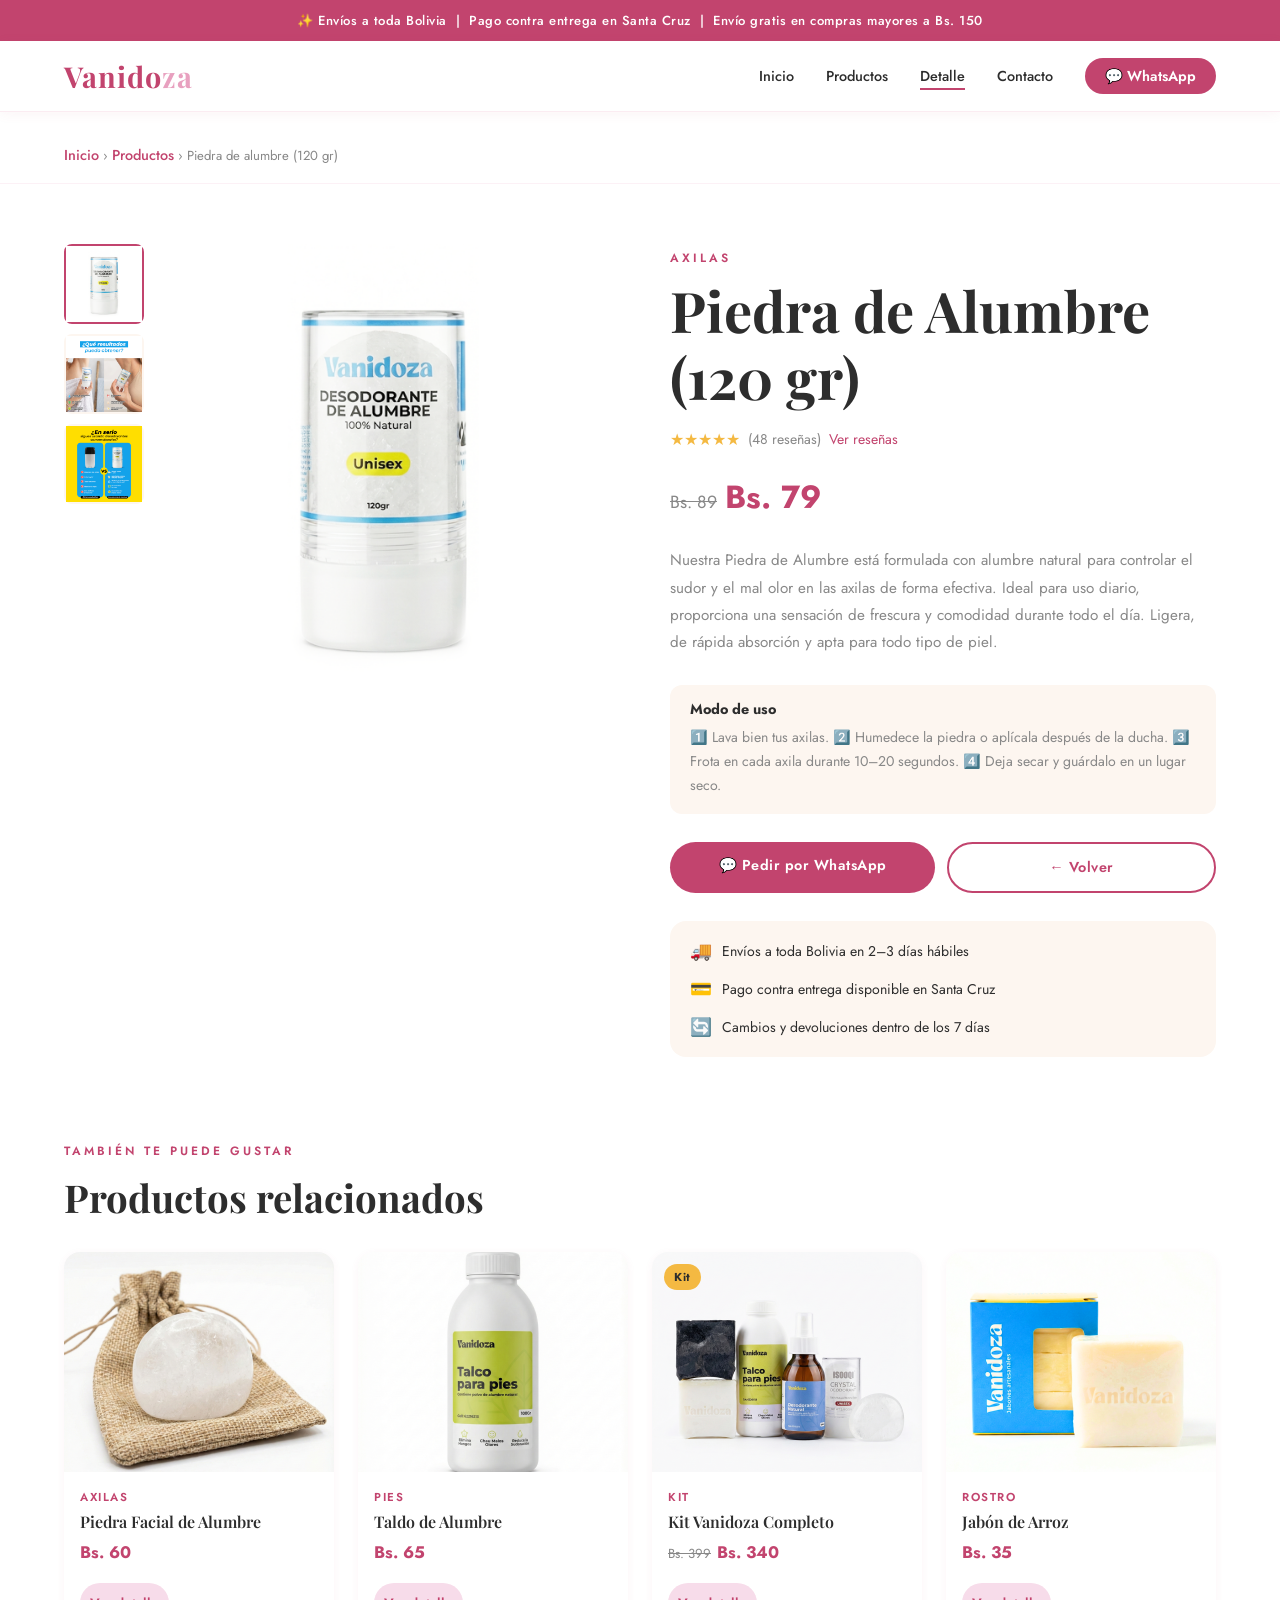
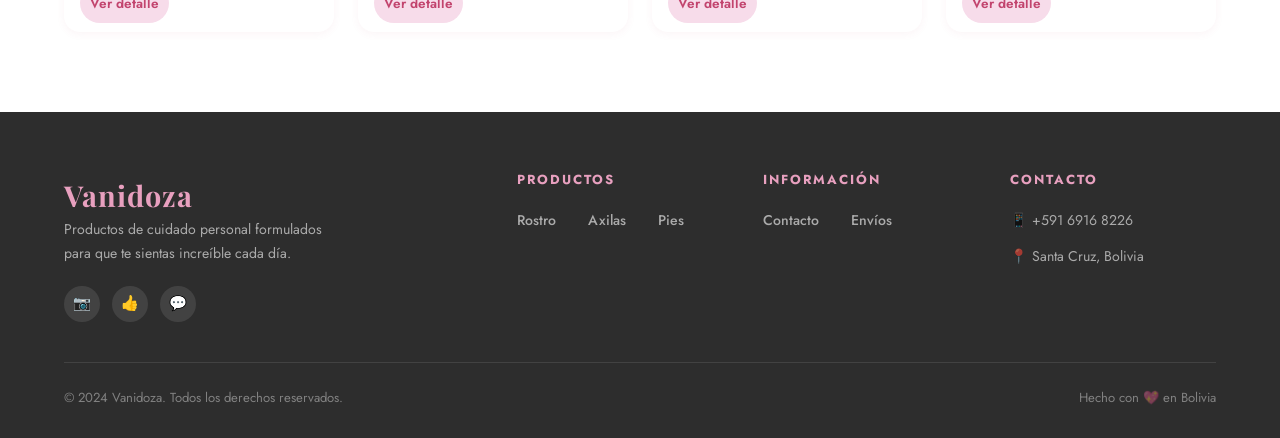
<file: producto.html>
<!DOCTYPE html>
<html lang="es">
<head>
  <meta charset="UTF-8" />
  <meta name="viewport" content="width=device-width, initial-scale=1.0" />
  <meta name="description" content="Desodorante de Piedra de Alumbre Vanidoza - 100% natural, unisex, 120gr. Envíos a toda Bolivia." />
  <title>Piedra de Alumbre – Vanidoza</title>
  <link rel="stylesheet" href="styles.css" />
</head>
<body>

  <!-- Banner superior -->
  <div class="banner-top">
    ✨ Envíos a toda Bolivia &nbsp;|&nbsp; Pago contra entrega en Santa Cruz &nbsp;|&nbsp; Envío gratis en compras mayores a Bs. 150
  </div>

  <!-- Header -->
  <header>
    <div class="contenedor header-inner">
      <a href="index.html" class="logo">Vanido<span>za</span></a>
      <nav id="nav-principal">
        <ul id="nav-menu">
          <li><a href="index.html">Inicio</a></li>
          <li><a href="productos.html">Productos</a></li>
          <li><a href="producto.html" class="activo">Detalle</a></li>
          <li><a href="contacto.html">Contacto</a></li>
          <li>
            <a href="https://wa.me/59169168226?text=Hola,%20quiero%20hacer%20un%20pedido"
               class="nav-whatsapp" target="_blank" rel="noopener noreferrer">
              💬 WhatsApp
            </a>
          </li>
        </ul>
      </nav>
      <button class="menu-toggle" id="menu-toggle" aria-label="Abrir menú" aria-expanded="false">
        <span></span><span></span><span></span>
      </button>
    </div>
  </header>

  <!-- Breadcrumb -->
  <div style="padding: 16px 0; border-bottom: 1px solid rgba(232,160,191,0.15);">
    <div class="contenedor">
      <nav class="breadcrumb" aria-label="Ruta de navegación">
        <a href="index.html">Inicio</a> › 
        <a href="productos.html">Productos</a> › 
        Piedra de alumbre (120 gr)
      </nav>
    </div>
  </div>

  <!-- Detalle del producto -->
  <main class="detalle-seccion">
    <div class="contenedor">
      <div class="detalle-grid">

        <!-- Galería -->
        <div class="detalle-galeria" aria-label="Galería de imágenes del producto">
          <!-- Thumbnails -->
          <div class="galeria-thumbs">
            <div class="thumb activo" role="button" tabindex="0" aria-label="Ver imagen 1"><img src="imagenes/rolon/Rolon.png" alt="Piedra de Alumbre vista 1"></div>
            <div class="thumb" role="button" tabindex="0" aria-label="Ver imagen 2"><img src="imagenes/rolon/Resultados.png" alt="Piedra de Alumbre vista 2"></div>
            <div class="thumb" role="button" tabindex="0" aria-label="Ver imagen 3"><img src="imagenes/rolon/Compración.png" alt="Piedra de Alumbre vista 3"></div>
          </div>
          <!-- Imagen principal -->
          
          <img src="imagenes/rolon/Rolon.png" alt="Piedra de Alumbre - vista frontal" id="img-principal">
        </div>

        <!-- Información del producto -->
        <div class="detalle-info">
          <span class="etiqueta-seccion">Axilas</span>
          <h1 class="detalle-nombre">Piedra de Alumbre (120 gr)</h1>

          <!-- Estrellas y reseñas -->
          <div class="detalle-estrellas" aria-label="Calificación: 5 de 5 estrellas, 48 reseñas">
            <span style="color:#f4b942; font-size:1rem;">★★★★★</span>
            <span>(48 reseñas)</span>
            <span style="color:var(--rosa-oscuro); cursor:pointer;">Ver reseñas</span>
          </div>

          <!-- Precio -->
          <div class="detalle-precio" aria-label="Precio: Bs. 79, antes Bs. 89">
            <span class="antes">Bs. 89</span>Bs. 79
          </div>

          <!-- Descripción -->
          <p class="detalle-desc">
            Nuestra Piedra de Alumbre está formulada con alumbre natural para controlar el sudor y el mal olor en las axilas de forma efectiva. Ideal para uso diario, proporciona una sensación de frescura y comodidad durante todo el día. Ligera, de rápida absorción y apta para todo tipo de piel.
          </p>

          <!-- Modo de uso -->
          <div style="background:var(--crema); border-radius:12px; padding:16px 20px; margin-bottom:28px;">
            <h3 style="font-size:0.9rem; margin-bottom:8px; font-family:'Jost',sans-serif;">Modo de uso</h3>
            <p style="font-size:0.88rem; color:var(--gris-claro); line-height:1.7;">
            1️⃣ Lava bien tus axilas.
            2️⃣ Humedece la piedra o aplícala después de la ducha.
            3️⃣ Frota en cada axila durante 10–20 segundos.
            4️⃣ Deja secar y guárdalo en un lugar seco.
            </p>
          </div>

          <!-- Botones de acción -->
          <div class="detalle-acciones">
            <a href="https://wa.me/59169168226?text=Hola,%20quiero%20pedir%20la%20Piedra%20de%20Alumbre"
               class="btn btn-principal"
               target="_blank"
               rel="noopener noreferrer">
              💬 Pedir por WhatsApp
            </a>
            <a href="productos.html" class="btn btn-secundario">← Volver</a>
          </div>

          <!-- Info de envío -->
          <div class="detalle-envio" aria-label="Información de envío">
            <div class="detalle-envio-item">
              <span>🚚</span>
              <span>Envíos a toda Bolivia en 2–3 días hábiles</span>
            </div>
            <div class="detalle-envio-item">
              <span>💳</span>
              <span>Pago contra entrega disponible en Santa Cruz</span>
            </div>
            <div class="detalle-envio-item">
              <span>🔄</span>
              <span>Cambios y devoluciones dentro de los 7 días</span>
            </div>
          </div>
        </div>

      </div><!-- fin detalle-grid -->

      <!-- Productos relacionados -->
      <section style="margin-top: 80px;" aria-labelledby="titulo-relacionados">
        <div class="seccion-titulo" style="text-align:left; margin-bottom:32px;">
          <span class="etiqueta-seccion">También te puede gustar</span>
          <h2 id="titulo-relacionados">Productos relacionados</h2>
        </div>

        <div style="display:grid; grid-template-columns: repeat(4,1fr); gap:24px;" 
             class="relacionados-grid">

          <article class="producto-card">
            <div class="producto-img-wrap">
              <img src="imagenes/piedra/piedrita.png" alt="Piedra Facial de Alumbre">
            </div>
            <div class="producto-info">
              <p class="producto-categoria">Axilas</p>
              <h3 class="producto-nombre">Piedra Facial de Alumbre</h3>
              <p class="producto-precio">Bs. 60</p>
            </div>
            <div class="producto-footer">
              <a href="facial.html" class="btn-carrito">Ver detalle</a>
            </div>
          </article>

          <article class="producto-card">
            <div class="producto-img-wrap">
              <img src="imagenes/talco/talco.png" alt="Taldo de Alumbre">
            </div>
            <div class="producto-info">
              <p class="producto-categoria">Pies</p>
              <h3 class="producto-nombre">Taldo de Alumbre</h3>
              <p class="producto-precio">Bs. 65</p>
            </div>
            <div class="producto-footer">
              <a href="talco.html" class="btn-carrito">Ver detalle</a>
            </div>
          </article>

          <article class="producto-card">
            <div class="producto-img-wrap">
              <img src="imagenes/kit/4. Kit Limpieza total/1.png" alt="Kit Limpieza Total">
              <span class="producto-badge" style="background:#f4b942;color:#2D2D2D;">Kit</span>
            </div>
            <div class="producto-info">
              <p class="producto-categoria">Kit</p>
              <h3 class="producto-nombre">Kit Vanidoza Completo</h3>
              <p class="producto-precio"><span class="precio-antes">Bs. 399</span>Bs. 340</p>
            </div>
            <div class="producto-footer">
              <a href="kit.html" class="btn-carrito">Ver detalle</a>
            </div>
          </article>

          <article class="producto-card">
            <div class="producto-img-wrap">
              <img src="imagenes/arroz/arroz.png" alt="Jabón de Arroz">
            </div>
            <div class="producto-info">
              <p class="producto-categoria">Rostro</p>
              <h3 class="producto-nombre">Jabón de Arroz</h3>
              <p class="producto-precio">Bs. 35</p>
            </div>
            <div class="producto-footer">
              <a href="arroz.html" class="btn-carrito">Ver detalle</a>
            </div>
          </article>

        </div>
      </section>

    </div>
  </main>

  <!-- Footer -->
  <footer>
    <div class="contenedor">
      <div class="footer-grid">
        <div class="footer-brand">
          <a href="index.html" class="logo">Vanido<span>za</span></a>
          <p>Productos de cuidado personal formulados para que te sientas increíble cada día.</p>
          <div class="footer-redes">
            <a href="https://instagram.com" class="red-social" target="_blank" rel="noopener noreferrer" aria-label="Instagram">📷</a>
            <a href="https://facebook.com" class="red-social" target="_blank" rel="noopener noreferrer" aria-label="Facebook">👍</a>
            <a href="https://wa.me/59169168226" class="red-social" target="_blank" rel="noopener noreferrer" aria-label="WhatsApp">💬</a>
          </div>
        </div>
        <nav class="footer-col" aria-label="Categorías">
          <h4>Productos</h4>
          <ul>
            <li><a href="productos.html?categoria=rostro">Rostro</a></li>
            <li><a href="productos.html?categoria=axilas">Axilas</a></li>
            <li><a href="productos.html?categoria=pies">Pies</a></li>
          </ul>
        </nav>
        <nav class="footer-col" aria-label="Información">
          <h4>Información</h4>
          <ul>
            <li><a href="contacto.html">Contacto</a></li>
            <li><a href="contacto.html#envios">Envíos</a></li>
          </ul>
        </nav>
        <div class="footer-col">
          <h4>Contacto</h4>
          <ul>
            <li><a href="https://wa.me/59169168226" target="_blank" rel="noopener noreferrer">📱 +591 6916 8226</a></li>
            <li><a href="contacto.html">📍 Santa Cruz, Bolivia</a></li>
          </ul>
        </div>
      </div>
      <div class="footer-bottom">
        <p>© 2024 Vanidoza. Todos los derechos reservados.</p>
        <p>Hecho con 💖 en Bolivia</p>
      </div>
    </div>
  </footer>

  <script>
    /* Menú hamburguesa */
    document.getElementById('menu-toggle').addEventListener('click', function() {
      const menu = document.getElementById('nav-menu');
      const abierto = menu.classList.toggle('abierto');
      this.setAttribute('aria-expanded', abierto);
    });

    /* Galería: cambio de imagen al hacer clic en thumbnail */
    const thumbs = document.querySelectorAll('.thumb');
const imagenes = [
  'imagenes/rolon/Rolon.png',   // ← ruta de tu imagen 1
  'imagenes/rolon/Resultados.png',  // ← ruta de tu imagen 2
  'imagenes/rolon/Compración.png'   // ← ruta de tu imagen 3
];

thumbs.forEach((thumb, i) => {
  thumb.addEventListener('click', () => {
    thumbs.forEach(t => t.classList.remove('activo'));
    thumb.classList.add('activo');
    document.getElementById('img-principal').src = imagenes[i]; // ← cambia src, no textContent
  });

  thumb.addEventListener('keydown', (e) => {
    if (e.key === 'Enter' || e.key === ' ') thumb.click();
  });
});
  </script>

</body>
</html>
</file>
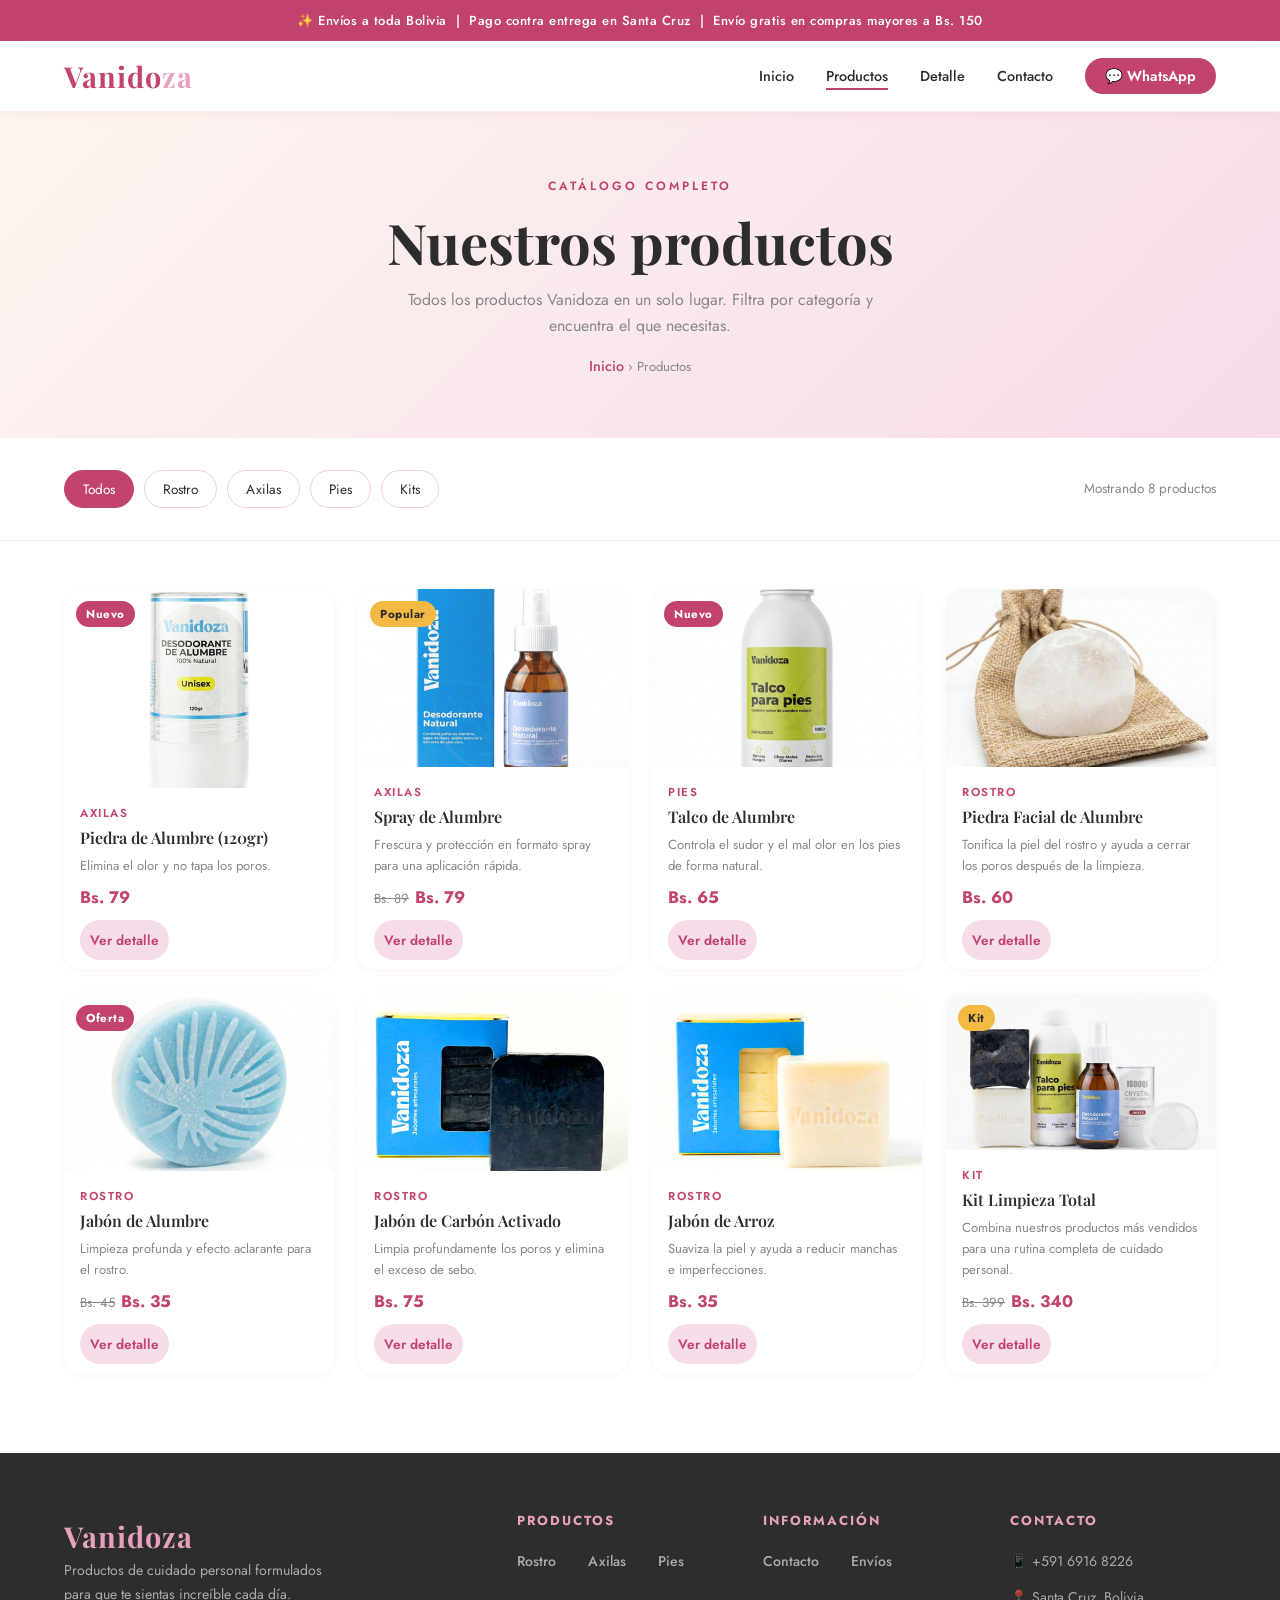
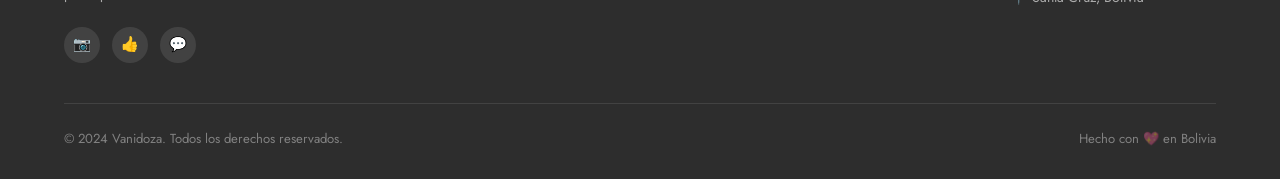
<file: productos.html>
<!DOCTYPE html>
<html lang="es">
<head>
  <meta charset="UTF-8" />
  <meta name="viewport" content="width=device-width, initial-scale=1.0" />
  <meta name="description" content="Catálogo de productos Vanidoza - cuidado personal para rostro, axilas y pies." />
  <title>Productos – Vanidoza</title>
  <link rel="stylesheet" href="styles.css" />
</head>
<body>

  <!-- Banner superior -->
  <div class="banner-top">
    ✨ Envíos a toda Bolivia &nbsp;|&nbsp; Pago contra entrega en Santa Cruz &nbsp;|&nbsp; Envío gratis en compras mayores a Bs. 150
  </div>

  <!-- Header -->
  <header>
    <div class="contenedor header-inner">
      <a href="index.html" class="logo">Vanido<span>za</span></a>
      <nav id="nav-principal">
        <ul id="nav-menu">
          <li><a href="index.html">Inicio</a></li>
          <li><a href="productos.html" class="activo">Productos</a></li>
          <li><a href="producto.html">Detalle</a></li>
          <li><a href="contacto.html">Contacto</a></li>
          <li>
            <a href="https://wa.me/59169168226?text=Hola,%20quiero%20hacer%20un%20pedido"
               class="nav-whatsapp" target="_blank" rel="noopener noreferrer">
              💬 WhatsApp
            </a>
          </li>
        </ul>
      </nav>
      <button class="menu-toggle" id="menu-toggle" aria-label="Abrir menú" aria-expanded="false">
        <span></span><span></span><span></span>
      </button>
    </div>
  </header>

  <!-- Hero de página -->
  <section class="page-hero" aria-label="Catálogo de productos">
    <div class="contenedor">
      <span class="etiqueta-seccion">Catálogo completo</span>
      <h1>Nuestros productos</h1>
      <p>Todos los productos Vanidoza en un solo lugar. Filtra por categoría y encuentra el que necesitas.</p>
      <nav class="breadcrumb" aria-label="Ruta de navegación">
        <a href="index.html">Inicio</a> › Productos
      </nav>
    </div>
  </section>

  <!-- Filtros -->
  <div class="filtros-bar">
    <div class="contenedor filtros-inner">
      <div class="filtros-categorias" role="group" aria-label="Filtrar por categoría">
        <button class="filtro-btn activo" data-filtro="todos" aria-pressed="true">Todos</button>
        <button class="filtro-btn" data-filtro="rostro" aria-pressed="false">Rostro</button>
        <button class="filtro-btn" data-filtro="axilas" aria-pressed="false">Axilas</button>
        <button class="filtro-btn" data-filtro="pies" aria-pressed="false">Pies</button>
        <button class="filtro-btn" data-filtro="Kits" aria-pressed="false">Kits</button>
      </div>
      <p style="font-size:0.85rem; color:var(--gris-claro);" id="contador-productos">Mostrando 8 productos</p>
    </div>
  </div>

  <!-- Grid de productos -->
  <main class="productos-seccion">
    <div class="contenedor">
      <div class="productos-grid" id="productos-grid">

        <!-- Producto 1 -->
        <article class="producto-card" data-categoria="axilas">
          <div class="producto-img-wrap">
            
            <img src="imagenes/rolon/Rolon.png" alt="Piedra de Alumbre (120gr)">
            <span class="producto-badge">Nuevo</span>
          </div>
          <div class="producto-info">
            <p class="producto-categoria">Axilas</p>
            <h2 class="producto-nombre">Piedra de Alumbre (120gr)</h2>
            <p style="font-size:0.82rem; color:var(--gris-claro); margin-bottom:8px;">
              Elimina el olor y no tapa los poros.
            </p>
            <p class="producto-precio">Bs. 79</p>
          </div>
          <div class="producto-footer">
            <a href="producto.html" class="btn-carrito">Ver detalle</a>
          </div>
        </article>

        <!-- Producto 2 -->
        <article class="producto-card" data-categoria="axilas">
          <div class="producto-img-wrap">
            <!-- <img src="img/serum-vitamina-c.jpg" alt="Sérum Vitamina C Vanidoza"> -->
            <img src="imagenes/spray/spray.png" alt="Spray de Alumbre">
            <span class="producto-badge" style="background:#f4b942; color:#2D2D2D;">Popular</span>
          </div>
          <div class="producto-info">
            <p class="producto-categoria">Axilas</p>
            <h2 class="producto-nombre">Spray de Alumbre</h2>
            <p style="font-size:0.82rem; color:var(--gris-claro); margin-bottom:8px;">
              Frescura y protección en formato spray para una aplicación rápida.
            </p>
            <p class="producto-precio"><span class="precio-antes">Bs. 89</span>Bs. 79</p>
          </div>
          <div class="producto-footer">
            <a href="spray.html" class="btn-carrito">Ver detalle</a>
          </div>
        </article>

        <!-- Producto 3 -->
        <article class="producto-card" data-categoria="pies">
          <div class="producto-img-wrap">
            
            <img src="imagenes/talco/talco.png" alt="Talco de Alumbre">
            <span class="producto-badge">Nuevo</span>
          </div>
          <div class="producto-info">
            <p class="producto-categoria">Pies</p>
            <h2 class="producto-nombre">Talco de Alumbre</h2>
            <p style="font-size:0.82rem; color:var(--gris-claro); margin-bottom:8px;">
              Controla el sudor y el mal olor en los pies de forma natural.
            </p>
            <p class="producto-precio">Bs. 65</p>
          </div>
          <div class="producto-footer">
            <a href="talco.html" class="btn-carrito">Ver detalle</a>
          </div>
        </article>

        <!-- Producto 4 -->
        <article class="producto-card" data-categoria="rostro">
          <div class="producto-img-wrap">
            
            <img src="imagenes/piedra/piedrita.png" alt="Piedra Facial de Alumbre">
          </div>
          <div class="producto-info">
            <p class="producto-categoria">Rostro</p>
            <h2 class="producto-nombre">Piedra Facial de Alumbre</h2>
            <p style="font-size:0.82rem; color:var(--gris-claro); margin-bottom:8px;">
              Tonifica la piel del rostro y ayuda a cerrar los poros después de la limpieza.
            </p>
            <p class="producto-precio">Bs. 60</p>
          </div>
          <div class="producto-footer">
            <a href="facial.html" class="btn-carrito">Ver detalle</a>
          </div>
        </article>

        <!-- Producto 5 -->
        <article class="producto-card" data-categoria="rostro">
          <div class="producto-img-wrap">
            
            <img src="imagenes/jabon/alumbre.png" alt="Jabón de Alumbre">
            <span class="producto-badge">Oferta</span>
          </div>
          <div class="producto-info">
            <p class="producto-categoria">Rostro</p>
            <h2 class="producto-nombre">Jabón de Alumbre</h2>
            <p style="font-size:0.82rem; color:var(--gris-claro); margin-bottom:8px;">
              Limpieza profunda y efecto aclarante para el rostro.
            </p>
            <p class="producto-precio"><span class="precio-antes">Bs. 45</span>Bs. 35</p>
          </div>
          <div class="producto-footer">
            <a href="alumbre.html" class="btn-carrito">Ver detalle</a>
          </div>
        </article>

        <!-- Producto 6 -->
        <article class="producto-card" data-categoria="rostro">
          <div class="producto-img-wrap">
            
            <img src="imagenes/carbon/carbon.png" alt="Jabón de Carbón Activado">
          </div>
          <div class="producto-info">
            <p class="producto-categoria">Rostro</p>
            <h2 class="producto-nombre">Jabón de Carbón Activado</h2>
            <p style="font-size:0.82rem; color:var(--gris-claro); margin-bottom:8px;">
              Limpia profundamente los poros y elimina el exceso de sebo.
            </p>
            <p class="producto-precio">Bs. 75</p>
          </div>
          <div class="producto-footer">
            <a href="carbon.html" class="btn-carrito">Ver detalle</a>
          </div>
        </article>

        <!-- Producto 7 -->
        <article class="producto-card" data-categoria="rostro">
          <div class="producto-img-wrap">
            
            <img src="imagenes/arroz/arroz.png" alt="Jabón de Arroz">
          </div>
          <div class="producto-info">
            <p class="producto-categoria">rostro</p>
            <h2 class="producto-nombre">Jabón de Arroz</h2>
            <p style="font-size:0.82rem; color:var(--gris-claro); margin-bottom:8px;">
              Suaviza la piel y ayuda a reducir manchas e imperfecciones.
            </p>
            <p class="producto-precio">Bs. 35</p>
          </div>
          <div class="producto-footer">
            <a href="arroz.html" class="btn-carrito">Ver detalle</a>
          </div>
        </article>

        <!-- Producto 8 -->
        <article class="producto-card" data-categoria="Kits">
          <div class="producto-img-wrap">
            
            <img src="imagenes/kit/4. Kit Limpieza total/1.png" alt="Kit Limpieza Total">
            <span class="producto-badge" style="background:#f4b942; color:#2D2D2D;">Kit</span>
          </div>
          <div class="producto-info">
            <p class="producto-categoria">Kit</p>
            <h2 class="producto-nombre">Kit Limpieza Total</h2>
            <p style="font-size:0.82rem; color:var(--gris-claro); margin-bottom:8px;">
              Combina nuestros productos más vendidos para una rutina completa de cuidado personal.
            </p>
            <p class="producto-precio"><span class="precio-antes">Bs. 399</span>Bs. 340</p>
          </div>
          <div class="producto-footer">
            <a href="kit.html" class="btn-carrito">Ver detalle</a>
          </div>
        </article>

      </div><!-- fin productos-grid -->
    </div>
  </main>

  <!-- Footer -->
  <footer>
    <div class="contenedor">
      <div class="footer-grid">
        <div class="footer-brand">
          <a href="index.html" class="logo">Vanido<span>za</span></a>
          <p>Productos de cuidado personal formulados para que te sientas increíble cada día.</p>
          <div class="footer-redes">
            <a href="https://instagram.com" class="red-social" target="_blank" rel="noopener noreferrer" aria-label="Instagram">📷</a>
            <a href="https://facebook.com" class="red-social" target="_blank" rel="noopener noreferrer" aria-label="Facebook">👍</a>
            <a href="https://wa.me/59169168226" class="red-social" target="_blank" rel="noopener noreferrer" aria-label="WhatsApp">💬</a>
          </div>
        </div>
        <nav class="footer-col" aria-label="Categorías">
          <h4>Productos</h4>
          <ul>
            <li><a href="productos.html?categoria=rostro">Rostro</a></li>
            <li><a href="productos.html?categoria=axilas">Axilas</a></li>
            <li><a href="productos.html?categoria=pies">Pies</a></li>
          </ul>
        </nav>
        <nav class="footer-col" aria-label="Información">
          <h4>Información</h4>
          <ul>
            <li><a href="contacto.html">Contacto</a></li>
            <li><a href="contacto.html#envios">Envíos</a></li>
          </ul>
        </nav>
        <div class="footer-col">
          <h4>Contacto</h4>
          <ul>
            <li><a href="https://wa.me/59169168226" target="_blank" rel="noopener noreferrer">📱 +591 6916 8226</a></li>
            <li><a href="contacto.html">📍 Santa Cruz, Bolivia</a></li>
          </ul>
        </div>
      </div>
      <div class="footer-bottom">
        <p>© 2024 Vanidoza. Todos los derechos reservados.</p>
        <p>Hecho con 💖 en Bolivia</p>
      </div>
    </div>
  </footer>

  <script>
    /* Menú hamburguesa */
    document.getElementById('menu-toggle').addEventListener('click', function() {
      const menu = document.getElementById('nav-menu');
      const abierto = menu.classList.toggle('abierto');
      this.setAttribute('aria-expanded', abierto);
    });

    /* Filtros de categoría */
    const filtros = document.querySelectorAll('.filtro-btn');
    const productos = document.querySelectorAll('#productos-grid .producto-card');
    const contador = document.getElementById('contador-productos');

    filtros.forEach(btn => {
      btn.addEventListener('click', () => {
        // Actualizar botón activo
        filtros.forEach(b => { b.classList.remove('activo'); b.setAttribute('aria-pressed', 'false'); });
        btn.classList.add('activo');
        btn.setAttribute('aria-pressed', 'true');

        const filtro = btn.dataset.filtro;
        let visibles = 0;

        productos.forEach(p => {
          if (filtro === 'todos' || p.dataset.categoria === filtro) {
            p.style.display = '';
            visibles++;
          } else {
            p.style.display = 'none';
          }
        });

        contador.textContent = `Mostrando ${visibles} producto${visibles !== 1 ? 's' : ''}`;
      });
    });
  </script>

</body>
</html>
</file>
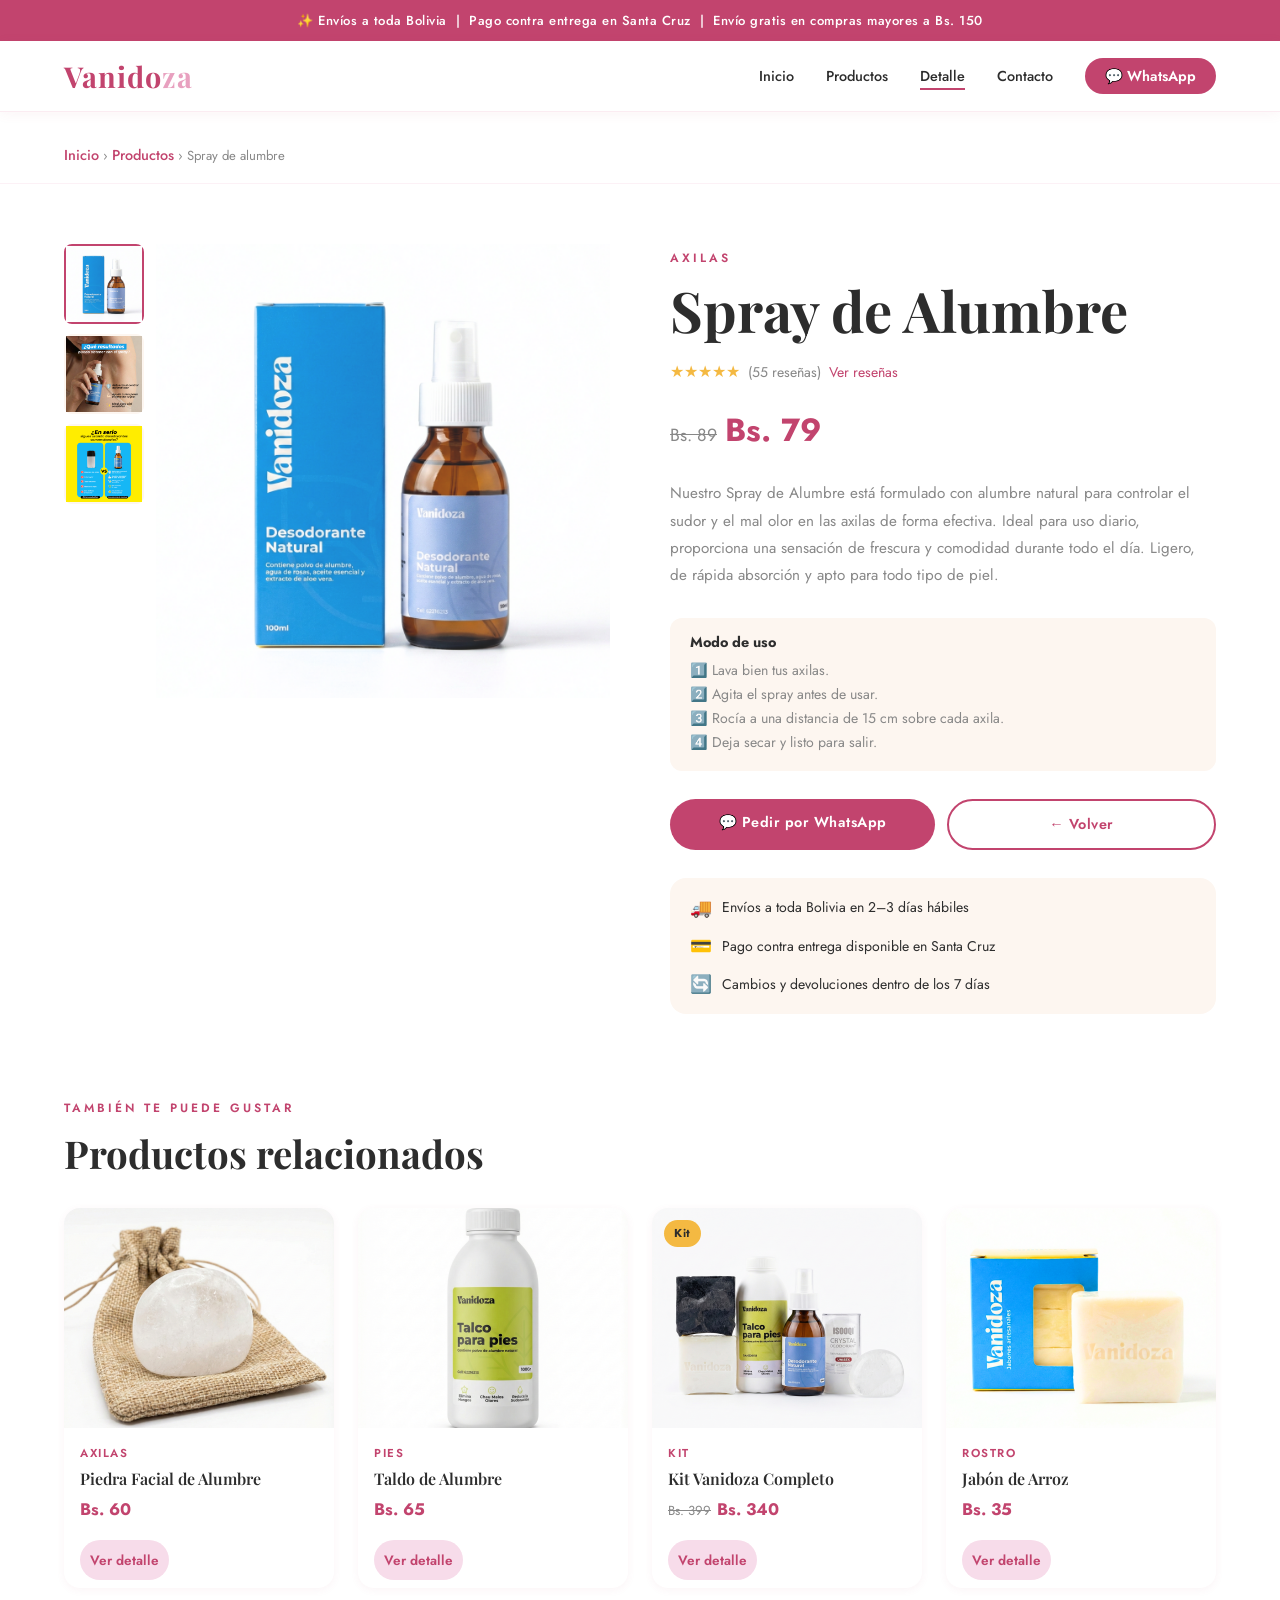
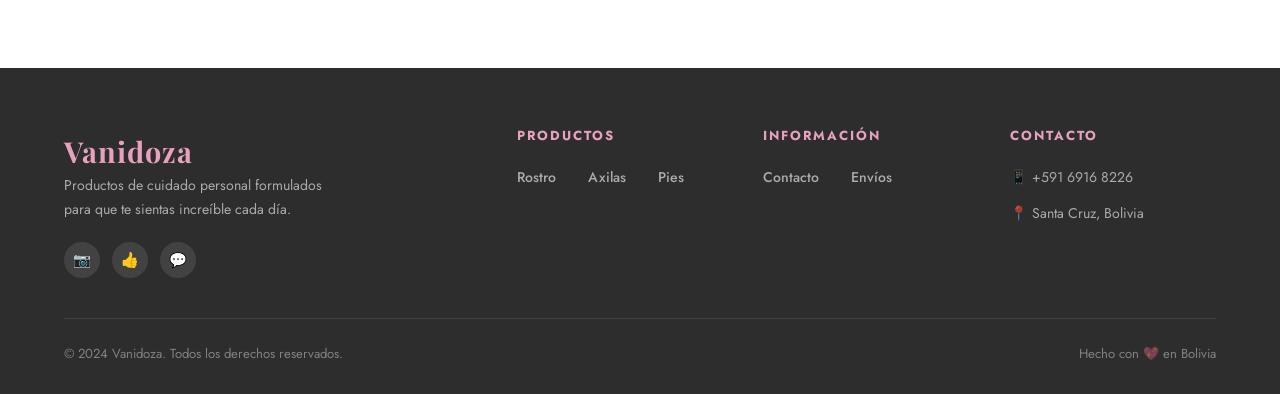
<file: spray.html>
<!DOCTYPE html>
<html lang="es">
<head>
  <meta charset="UTF-8" />
  <meta name="viewport" content="width=device-width, initial-scale=1.0" />
  <meta name="description" content="Desodorante de Spray de Alumbre Vanidoza - 100% natural, unisex, 100ml. Envíos a toda Bolivia." />
  <title>Spray de Alumbre – Vanidoza</title>
  <link rel="stylesheet" href="styles.css" />
</head>
<body>

  <!-- Banner superior -->
  <div class="banner-top">
    ✨ Envíos a toda Bolivia &nbsp;|&nbsp; Pago contra entrega en Santa Cruz &nbsp;|&nbsp; Envío gratis en compras mayores a Bs. 150
  </div>

  <!-- Header -->
  <header>
    <div class="contenedor header-inner">
      <a href="index.html" class="logo">Vanido<span>za</span></a>
      <nav id="nav-principal">
        <ul id="nav-menu">
          <li><a href="index.html">Inicio</a></li>
          <li><a href="productos.html">Productos</a></li>
          <li><a href="producto.html" class="activo">Detalle</a></li>
          <li><a href="contacto.html">Contacto</a></li>
          <li>
            <a href="https://wa.me/59169168226?text=Hola,%20quiero%20hacer%20un%20pedido"
               class="nav-whatsapp" target="_blank" rel="noopener noreferrer">
              💬 WhatsApp
            </a>
          </li>
        </ul>
      </nav>
      <button class="menu-toggle" id="menu-toggle" aria-label="Abrir menú" aria-expanded="false">
        <span></span><span></span><span></span>
      </button>
    </div>
  </header>

  <!-- Breadcrumb -->
  <div style="padding: 16px 0; border-bottom: 1px solid rgba(232,160,191,0.15);">
    <div class="contenedor">
      <nav class="breadcrumb" aria-label="Ruta de navegación">
        <a href="index.html">Inicio</a> › 
        <a href="productos.html">Productos</a> › 
        Spray de alumbre
      </nav>
    </div>
  </div>

  <!-- Detalle del producto -->
  <main class="detalle-seccion">
    <div class="contenedor">
      <div class="detalle-grid">

        <!-- Galería -->
        <div class="detalle-galeria" aria-label="Galería de imágenes del producto">
          <!-- Thumbnails -->
          <div class="galeria-thumbs">
            <div class="thumb activo" role="button" tabindex="0" aria-label="Ver imagen 1"><img src="imagenes/spray/spray.png" alt="Spray de Alumbre vista 1"></div>
            <div class="thumb" role="button" tabindex="0" aria-label="Ver imagen 2"><img src="imagenes/spray/Resultados.png" alt="Spray de Alumbre vista 2"></div>
            <div class="thumb" role="button" tabindex="0" aria-label="Ver imagen 3"><img src="imagenes/spray/Compración.png" alt="Spray de Alumbre vista 3"></div>
          </div>
          <!-- Imagen principal -->
          
          <img src="imagenes/spray/spray.png" alt="Spray de Alumbre - vista frontal" id="img-principal">
        </div>

        <!-- Información del producto -->
        <div class="detalle-info">
          <span class="etiqueta-seccion">Axilas</span>
          <h1 class="detalle-nombre">Spray de Alumbre</h1>

          <!-- Estrellas y reseñas -->
          <div class="detalle-estrellas" aria-label="Calificación: 5 de 5 estrellas, 55 reseñas">
            <span style="color:#f4b942; font-size:1rem;">★★★★★</span>
            <span>(55 reseñas)</span>
            <span style="color:var(--rosa-oscuro); cursor:pointer;">Ver reseñas</span>
          </div>

          <!-- Precio -->
          <div class="detalle-precio" aria-label="Precio: Bs. 79, antes Bs. 89">
            <span class="antes">Bs. 89</span>Bs. 79
          </div>

          <!-- Descripción -->
          <p class="detalle-desc">
            Nuestro Spray de Alumbre está formulado con alumbre natural para controlar el sudor y el mal olor en las axilas de forma efectiva. Ideal para uso diario, proporciona una sensación de frescura y comodidad durante todo el día. Ligero, de rápida absorción y apto para todo tipo de piel.
          </p>

          <!-- Modo de uso -->
          <div style="background:var(--crema); border-radius:12px; padding:16px 20px; margin-bottom:28px;">
            <h3 style="font-size:0.9rem; margin-bottom:8px; font-family:'Jost',sans-serif;">Modo de uso</h3>
            <p style="font-size:0.88rem; color:var(--gris-claro); line-height:1.7;">
              1️⃣ Lava bien tus axilas. <br>
              2️⃣ Agita el spray antes de usar. <br>
              3️⃣ Rocía a una distancia de 15 cm sobre cada axila. <br>
              4️⃣ Deja secar y listo para salir.
            </p>
          </div>

          <!-- Botones de acción -->
          <div class="detalle-acciones">
            <a href="https://wa.me/59169168226?text=Hola,%20quiero%20pedir%20el%20Spray%20de%20Alumbre"
               class="btn btn-principal"
               target="_blank"
               rel="noopener noreferrer">
              💬 Pedir por WhatsApp
            </a>
            <a href="productos.html" class="btn btn-secundario">← Volver</a>
          </div>

          <!-- Info de envío -->
          <div class="detalle-envio" aria-label="Información de envío">
            <div class="detalle-envio-item">
              <span>🚚</span>
              <span>Envíos a toda Bolivia en 2–3 días hábiles</span>
            </div>
            <div class="detalle-envio-item">
              <span>💳</span>
              <span>Pago contra entrega disponible en Santa Cruz</span>
            </div>
            <div class="detalle-envio-item">
              <span>🔄</span>
              <span>Cambios y devoluciones dentro de los 7 días</span>
            </div>
          </div>
        </div>

      </div><!-- fin detalle-grid -->

      <!-- Productos relacionados -->
      <section style="margin-top: 80px;" aria-labelledby="titulo-relacionados">
        <div class="seccion-titulo" style="text-align:left; margin-bottom:32px;">
          <span class="etiqueta-seccion">También te puede gustar</span>
          <h2 id="titulo-relacionados">Productos relacionados</h2>
        </div>

        <div style="display:grid; grid-template-columns: repeat(4,1fr); gap:24px;" 
             class="relacionados-grid">

          <article class="producto-card">
            <div class="producto-img-wrap">
              <img src="imagenes/piedra/piedrita.png" alt="Piedra Facial de Alumbre">
            </div>
            <div class="producto-info">
              <p class="producto-categoria">Axilas</p>
              <h3 class="producto-nombre">Piedra Facial de Alumbre</h3>
              <p class="producto-precio">Bs. 60</p>
            </div>
            <div class="producto-footer">
              <a href="facial.html" class="btn-carrito">Ver detalle</a>
            </div>
          </article>

          <article class="producto-card">
            <div class="producto-img-wrap">
              <img src="imagenes/talco/talco.png" alt="Taldo de Alumbre">
            </div>
            <div class="producto-info">
              <p class="producto-categoria">Pies</p>
              <h3 class="producto-nombre">Taldo de Alumbre</h3>
              <p class="producto-precio">Bs. 65</p>
            </div>
            <div class="producto-footer">
              <a href="talco.html" class="btn-carrito">Ver detalle</a>
            </div>
          </article>

          <article class="producto-card">
            <div class="producto-img-wrap">
              <img src="imagenes/kit/4. Kit Limpieza total/1.png" alt="Kit Limpieza Total">
              <span class="producto-badge" style="background:#f4b942;color:#2D2D2D;">Kit</span>
            </div>
            <div class="producto-info">
              <p class="producto-categoria">Kit</p>
              <h3 class="producto-nombre">Kit Vanidoza Completo</h3>
              <p class="producto-precio"><span class="precio-antes">Bs. 399</span>Bs. 340</p>
            </div>
            <div class="producto-footer">
              <a href="kit.html" class="btn-carrito">Ver detalle</a>
            </div>
          </article>

          <article class="producto-card">
            <div class="producto-img-wrap">
              <img src="imagenes/arroz/arroz.png" alt="Jabón de Arroz">
            </div>
            <div class="producto-info">
              <p class="producto-categoria">Rostro</p>
              <h3 class="producto-nombre">Jabón de Arroz</h3>
              <p class="producto-precio">Bs. 35</p>
            </div>
            <div class="producto-footer">
              <a href="arroz.html" class="btn-carrito">Ver detalle</a>
            </div>
          </article>

        </div>
      </section>

    </div>
  </main>

  <!-- Footer -->
  <footer>
    <div class="contenedor">
      <div class="footer-grid">
        <div class="footer-brand">
          <a href="index.html" class="logo">Vanido<span>za</span></a>
          <p>Productos de cuidado personal formulados para que te sientas increíble cada día.</p>
          <div class="footer-redes">
            <a href="https://instagram.com" class="red-social" target="_blank" rel="noopener noreferrer" aria-label="Instagram">📷</a>
            <a href="https://facebook.com" class="red-social" target="_blank" rel="noopener noreferrer" aria-label="Facebook">👍</a>
            <a href="https://wa.me/59169168226" class="red-social" target="_blank" rel="noopener noreferrer" aria-label="WhatsApp">💬</a>
          </div>
        </div>
        <nav class="footer-col" aria-label="Categorías">
          <h4>Productos</h4>
          <ul>
            <li><a href="productos.html?categoria=rostro">Rostro</a></li>
            <li><a href="productos.html?categoria=axilas">Axilas</a></li>
            <li><a href="productos.html?categoria=pies">Pies</a></li>
          </ul>
        </nav>
        <nav class="footer-col" aria-label="Información">
          <h4>Información</h4>
          <ul>
            <li><a href="contacto.html">Contacto</a></li>
            <li><a href="contacto.html#envios">Envíos</a></li>
          </ul>
        </nav>
        <div class="footer-col">
          <h4>Contacto</h4>
          <ul>
            <li><a href="https://wa.me/59169168226" target="_blank" rel="noopener noreferrer">📱 +591 6916 8226</a></li>
            <li><a href="contacto.html">📍 Santa Cruz, Bolivia</a></li>
          </ul>
        </div>
      </div>
      <div class="footer-bottom">
        <p>© 2024 Vanidoza. Todos los derechos reservados.</p>
        <p>Hecho con 💖 en Bolivia</p>
      </div>
    </div>
  </footer>

  <script>
    /* Menú hamburguesa */
    document.getElementById('menu-toggle').addEventListener('click', function() {
      const menu = document.getElementById('nav-menu');
      const abierto = menu.classList.toggle('abierto');
      this.setAttribute('aria-expanded', abierto);
    });

    /* Galería: cambio de imagen al hacer clic en thumbnail */
    const thumbs = document.querySelectorAll('.thumb');
const imagenes = [
  'imagenes/spray/spray.png',   // ← ruta de tu imagen 1
  'imagenes/spray/Resultados.png',  // ← ruta de tu imagen 2
  'imagenes/spray/Compración.png'   // ← ruta de tu imagen 3
];

thumbs.forEach((thumb, i) => {
  thumb.addEventListener('click', () => {
    thumbs.forEach(t => t.classList.remove('activo'));
    thumb.classList.add('activo');
    document.getElementById('img-principal').src = imagenes[i]; // ← cambia src, no textContent
  });

  thumb.addEventListener('keydown', (e) => {
    if (e.key === 'Enter' || e.key === ' ') thumb.click();
  });
});
  </script>

</body>
</html>
</file>
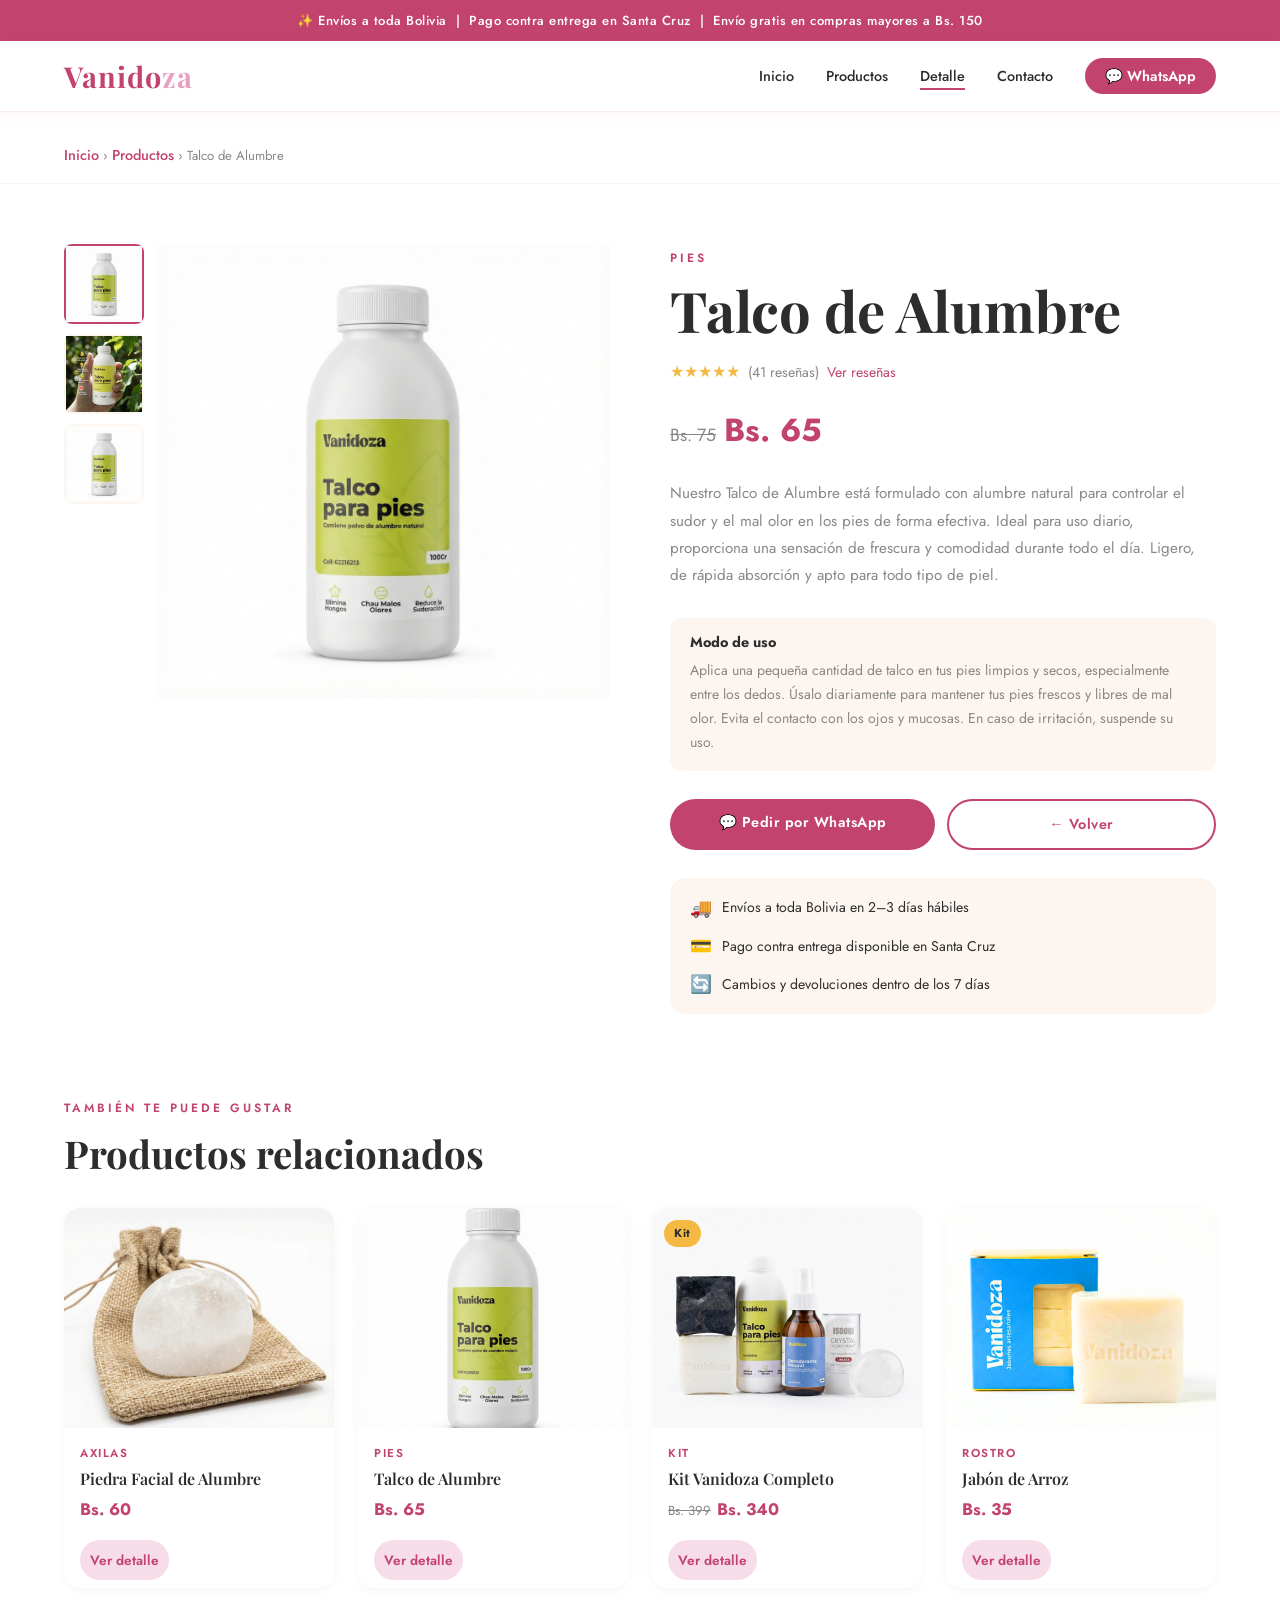
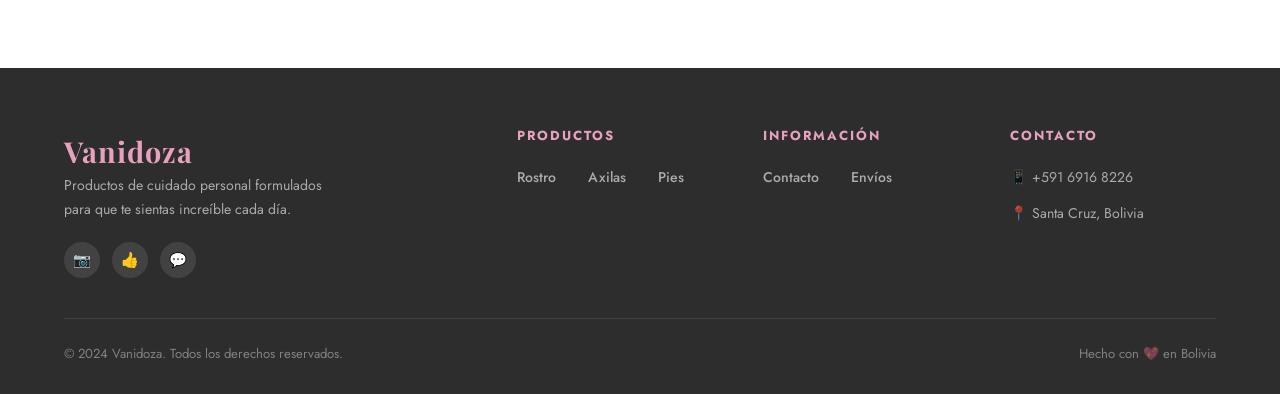
<file: talco.html>
<!DOCTYPE html>
<html lang="es">
<head>
  <meta charset="UTF-8" />
  <meta name="viewport" content="width=device-width, initial-scale=1.0" />
  <meta name="description" content="Desodorante de Piedra de Alumbre Vanidoza - 100% natural, unisex, 120gr. Envíos a toda Bolivia." />
  <title>Piedra de Alumbre – Vanidoza</title>
  <link rel="stylesheet" href="styles.css" />
</head>
<body>

  <!-- Banner superior -->
  <div class="banner-top">
    ✨ Envíos a toda Bolivia &nbsp;|&nbsp; Pago contra entrega en Santa Cruz &nbsp;|&nbsp; Envío gratis en compras mayores a Bs. 150
  </div>

  <!-- Header -->
  <header>
    <div class="contenedor header-inner">
      <a href="index.html" class="logo">Vanido<span>za</span></a>
      <nav id="nav-principal">
        <ul id="nav-menu">
          <li><a href="index.html">Inicio</a></li>
          <li><a href="productos.html">Productos</a></li>
          <li><a href="producto.html" class="activo">Detalle</a></li>
          <li><a href="contacto.html">Contacto</a></li>
          <li>
            <a href="https://wa.me/59169168226?text=Hola,%20quiero%20hacer%20un%20pedido"
               class="nav-whatsapp" target="_blank" rel="noopener noreferrer">
              💬 WhatsApp
            </a>
          </li>
        </ul>
      </nav>
      <button class="menu-toggle" id="menu-toggle" aria-label="Abrir menú" aria-expanded="false">
        <span></span><span></span><span></span>
      </button>
    </div>
  </header>

  <!-- Breadcrumb -->
  <div style="padding: 16px 0; border-bottom: 1px solid rgba(232,160,191,0.15);">
    <div class="contenedor">
      <nav class="breadcrumb" aria-label="Ruta de navegación">
        <a href="index.html">Inicio</a> › 
        <a href="productos.html">Productos</a> › 
        Talco de Alumbre
      </nav>
    </div>
  </div>

  <!-- Detalle del producto -->
  <main class="detalle-seccion">
    <div class="contenedor">
      <div class="detalle-grid">

        <!-- Galería -->
        <div class="detalle-galeria" aria-label="Galería de imágenes del producto">
          <!-- Thumbnails -->
          <div class="galeria-thumbs">
            <div class="thumb activo" role="button" tabindex="0" aria-label="Ver imagen 1"><img src="imagenes/talco/talco.png" alt="Talco de Alumbre vista 1"></div>
            <div class="thumb" role="button" tabindex="0" aria-label="Ver imagen 2"><img src="imagenes/talco/2.png" alt="Talco de Alumbre vista 2"></div>
            <div class="thumb" role="button" tabindex="0" aria-label="Ver imagen 3"><img src="imagenes/talco/1.png" alt="Talco de Alumbre vista 3"></div>
          </div>
          <!-- Imagen principal -->
          
          <img src="imagenes/talco/talco.png" alt="Talco de Alumbre - vista frontal" id="img-principal">
        </div>

        <!-- Información del producto -->
        <div class="detalle-info">
          <span class="etiqueta-seccion">Pies</span>
          <h1 class="detalle-nombre">Talco de Alumbre</h1>

          <!-- Estrellas y reseñas -->
          <div class="detalle-estrellas" aria-label="Calificación: 5 de 5 estrellas, 48 reseñas">
            <span style="color:#f4b942; font-size:1rem;">★★★★★</span>
            <span>(41 reseñas)</span>
            <span style="color:var(--rosa-oscuro); cursor:pointer;">Ver reseñas</span>
          </div>

          <!-- Precio -->
          <div class="detalle-precio" aria-label="Precio: Bs. 65, antes Bs. 75">
            <span class="antes">Bs. 75</span>Bs. 65
          </div>

          <!-- Descripción -->
          <p class="detalle-desc">
            Nuestro Talco de Alumbre está formulado con alumbre natural para controlar el sudor y el mal olor en los pies de forma efectiva. Ideal para uso diario, proporciona una sensación de frescura y comodidad durante todo el día. Ligero, de rápida absorción y apto para todo tipo de piel.
          </p>

          <!-- Modo de uso -->
          <div style="background:var(--crema); border-radius:12px; padding:16px 20px; margin-bottom:28px;">
            <h3 style="font-size:0.9rem; margin-bottom:8px; font-family:'Jost',sans-serif;">Modo de uso</h3>
            <p style="font-size:0.88rem; color:var(--gris-claro); line-height:1.7;">
              Aplica una pequeña cantidad de talco en tus pies limpios y secos, especialmente entre los dedos. Úsalo diariamente para mantener tus pies frescos y libres de mal olor. Evita el contacto con los ojos y mucosas. En caso de irritación, suspende su uso.
            </p>
          </div>

          <!-- Botones de acción -->
          <div class="detalle-acciones">
            <a href="https://wa.me/59169168226?text=Hola,%20quiero%20pedir%20el%20Talco%20de%20Alumbre"
               class="btn btn-principal"
               target="_blank"
               rel="noopener noreferrer">
              💬 Pedir por WhatsApp
            </a>
            <a href="productos.html" class="btn btn-secundario">← Volver</a>
          </div>

          <!-- Info de envío -->
          <div class="detalle-envio" aria-label="Información de envío">
            <div class="detalle-envio-item">
              <span>🚚</span>
              <span>Envíos a toda Bolivia en 2–3 días hábiles</span>
            </div>
            <div class="detalle-envio-item">
              <span>💳</span>
              <span>Pago contra entrega disponible en Santa Cruz</span>
            </div>
            <div class="detalle-envio-item">
              <span>🔄</span>
              <span>Cambios y devoluciones dentro de los 7 días</span>
            </div>
          </div>
        </div>

      </div><!-- fin detalle-grid -->

      <!-- Productos relacionados -->
      <section style="margin-top: 80px;" aria-labelledby="titulo-relacionados">
        <div class="seccion-titulo" style="text-align:left; margin-bottom:32px;">
          <span class="etiqueta-seccion">También te puede gustar</span>
          <h2 id="titulo-relacionados">Productos relacionados</h2>
        </div>

        <div style="display:grid; grid-template-columns: repeat(4,1fr); gap:24px;" 
             class="relacionados-grid">

          <article class="producto-card">
            <div class="producto-img-wrap">
              <img src="imagenes/piedra/piedrita.png" alt="Piedra Facial de Alumbre">
            </div>
            <div class="producto-info">
              <p class="producto-categoria">Axilas</p>
              <h3 class="producto-nombre">Piedra Facial de Alumbre</h3>
              <p class="producto-precio">Bs. 60</p>
            </div>
            <div class="producto-footer">
              <a href="facial.html" class="btn-carrito">Ver detalle</a>
            </div>
          </article>

          <article class="producto-card">
            <div class="producto-img-wrap">
              <img src="imagenes/talco/talco.png" alt="Talco de Alumbre">
            </div>
            <div class="producto-info">
              <p class="producto-categoria">Pies</p>
              <h3 class="producto-nombre">Talco de Alumbre</h3>
              <p class="producto-precio">Bs. 65</p>
            </div>
            <div class="producto-footer">
              <a href="talco.html" class="btn-carrito">Ver detalle</a>
            </div>
          </article>

          <article class="producto-card">
            <div class="producto-img-wrap">
              <img src="imagenes/kit/4. Kit Limpieza total/1.png" alt="Kit Limpieza Total">
              <span class="producto-badge" style="background:#f4b942;color:#2D2D2D;">Kit</span>
            </div>
            <div class="producto-info">
              <p class="producto-categoria">Kit</p>
              <h3 class="producto-nombre">Kit Vanidoza Completo</h3>
              <p class="producto-precio"><span class="precio-antes">Bs. 399</span>Bs. 340</p>
            </div>
            <div class="producto-footer">
              <a href="kit.html" class="btn-carrito">Ver detalle</a>
            </div>
          </article>

          <article class="producto-card">
            <div class="producto-img-wrap">
              <img src="imagenes/arroz/arroz.png" alt="Jabón de Arroz">
            </div>
            <div class="producto-info">
              <p class="producto-categoria">Rostro</p>
              <h3 class="producto-nombre">Jabón de Arroz</h3>
              <p class="producto-precio">Bs. 35</p>
            </div>
            <div class="producto-footer">
              <a href="arroz.html" class="btn-carrito">Ver detalle</a>
            </div>
          </article>

        </div>
      </section>

    </div>
  </main>

  <!-- Footer -->
  <footer>
    <div class="contenedor">
      <div class="footer-grid">
        <div class="footer-brand">
          <a href="index.html" class="logo">Vanido<span>za</span></a>
          <p>Productos de cuidado personal formulados para que te sientas increíble cada día.</p>
          <div class="footer-redes">
            <a href="https://instagram.com" class="red-social" target="_blank" rel="noopener noreferrer" aria-label="Instagram">📷</a>
            <a href="https://facebook.com" class="red-social" target="_blank" rel="noopener noreferrer" aria-label="Facebook">👍</a>
            <a href="https://wa.me/59169168226" class="red-social" target="_blank" rel="noopener noreferrer" aria-label="WhatsApp">💬</a>
          </div>
        </div>
        <nav class="footer-col" aria-label="Categorías">
          <h4>Productos</h4>
          <ul>
            <li><a href="productos.html?categoria=rostro">Rostro</a></li>
            <li><a href="productos.html?categoria=axilas">Axilas</a></li>
            <li><a href="productos.html?categoria=pies">Pies</a></li>
          </ul>
        </nav>
        <nav class="footer-col" aria-label="Información">
          <h4>Información</h4>
          <ul>
            <li><a href="contacto.html">Contacto</a></li>
            <li><a href="contacto.html#envios">Envíos</a></li>
          </ul>
        </nav>
        <div class="footer-col">
          <h4>Contacto</h4>
          <ul>
            <li><a href="https://wa.me/59169168226" target="_blank" rel="noopener noreferrer">📱 +591 6916 8226</a></li>
            <li><a href="contacto.html">📍 Santa Cruz, Bolivia</a></li>
          </ul>
        </div>
      </div>
      <div class="footer-bottom">
        <p>© 2024 Vanidoza. Todos los derechos reservados.</p>
        <p>Hecho con 💖 en Bolivia</p>
      </div>
    </div>
  </footer>

  <script>
    /* Menú hamburguesa */
    document.getElementById('menu-toggle').addEventListener('click', function() {
      const menu = document.getElementById('nav-menu');
      const abierto = menu.classList.toggle('abierto');
      this.setAttribute('aria-expanded', abierto);
    });

    /* Galería: cambio de imagen al hacer clic en thumbnail */
    const thumbs = document.querySelectorAll('.thumb');
const imagenes = [
  'imagenes/talco/talco.png',   // ← ruta de tu imagen 1
  'imagenes/talco/2.png',  // ← ruta de tu imagen 2
  'imagenes/talco/1.png'   // ← ruta de tu imagen 3
];

thumbs.forEach((thumb, i) => {
  thumb.addEventListener('click', () => {
    thumbs.forEach(t => t.classList.remove('activo'));
    thumb.classList.add('activo');
    document.getElementById('img-principal').src = imagenes[i]; // ← cambia src, no textContent
  });

  thumb.addEventListener('keydown', (e) => {
    if (e.key === 'Enter' || e.key === ' ') thumb.click();
  });
});
  </script>

</body>
</html>
</file>
<file: styles.css>
/* =============================================
   VANIDOZA - Hoja de estilos principal
   Paleta: Rosa palo, crema, blanco, rosa oscuro
   ============================================= */

@import url('https://fonts.googleapis.com/css2?family=Playfair+Display:ital,wght@0,400;0,600;0,700;1,400&family=Jost:wght@300;400;500;600&display=swap');

/* ---- Variables ---- */
:root {
  --blanco: #FFFFFF;
  --crema: #FDF6F0;
  --rosa-palo: #E8A0BF;
  --rosa-oscuro: #C2446E;
  --rosa-suave: #f7dcea;
  --gris-texto: #2D2D2D;
  --gris-claro: #888;
  --sombra: 0 4px 20px rgba(194, 68, 110, 0.10);
  --sombra-hover: 0 8px 32px rgba(194, 68, 110, 0.20);
  --radio: 16px;
  --transicion: all 0.3s ease;
}

/* ---- Reset & Base ---- */
*, *::before, *::after {
  box-sizing: border-box;
  margin: 0;
  padding: 0;
}

html {
  scroll-behavior: smooth;
}

body {
  font-family: 'Jost', sans-serif;
  background-color: var(--blanco);
  color: var(--gris-texto);
  font-size: 16px;
  line-height: 1.6;
}

img {
  max-width: 100%;
  height: auto;
  display: block;
}

a {
  text-decoration: none;
  color: inherit;
}

ul {
  list-style: none;
}

/* ---- Tipografía ---- */
h1, h2, h3, h4 {
  font-family: 'Playfair Display', serif;
  line-height: 1.2;
}

h1 { font-size: clamp(2rem, 5vw, 3.5rem); }
h2 { font-size: clamp(1.6rem, 3vw, 2.4rem); }
h3 { font-size: 1.2rem; }

/* ---- Utilidades ---- */
.contenedor {
  max-width: 1200px;
  margin: 0 auto;
  padding: 0 24px;
}

.btn {
  display: inline-block;
  padding: 12px 28px;
  border-radius: 50px;
  font-family: 'Jost', sans-serif;
  font-weight: 600;
  font-size: 0.9rem;
  letter-spacing: 0.5px;
  cursor: pointer;
  transition: var(--transicion);
  border: none;
}

.btn-principal {
  background: var(--rosa-oscuro);
  color: var(--blanco);
}

.btn-principal:hover {
  background: #a3305a;
  transform: translateY(-2px);
  box-shadow: var(--sombra-hover);
}

.btn-secundario {
  background: transparent;
  color: var(--rosa-oscuro);
  border: 2px solid var(--rosa-oscuro);
}

.btn-secundario:hover {
  background: var(--rosa-oscuro);
  color: var(--blanco);
  transform: translateY(-2px);
}

.etiqueta-seccion {
  display: inline-block;
  font-family: 'Jost', sans-serif;
  font-size: 0.75rem;
  font-weight: 600;
  letter-spacing: 3px;
  text-transform: uppercase;
  color: var(--rosa-oscuro);
  margin-bottom: 12px;
}

/* ============================================
   HEADER & NAVEGACIÓN
   ============================================ */
header {
  position: sticky;
  top: 0;
  z-index: 100;
  background: rgba(255,255,255,0.95);
  backdrop-filter: blur(10px);
  border-bottom: 1px solid rgba(232, 160, 191, 0.2);
  box-shadow: 0 2px 12px rgba(194,68,110,0.06);
}

.header-inner {
  display: flex;
  align-items: center;
  justify-content: space-between;
  height: 70px;
}

.logo {
  font-family: 'Playfair Display', serif;
  font-size: 1.8rem;
  font-weight: 700;
  color: var(--rosa-oscuro);
  letter-spacing: 1px;
}

.logo span {
  color: var(--rosa-palo);
}

nav ul {
  display: flex;
  gap: 32px;
  align-items: center;
}

nav a {
  font-size: 0.9rem;
  font-weight: 500;
  color: var(--gris-texto);
  transition: var(--transicion);
  position: relative;
}

nav a::after {
  content: '';
  position: absolute;
  bottom: -4px;
  left: 0;
  width: 0;
  height: 2px;
  background: var(--rosa-oscuro);
  transition: var(--transicion);
}

nav a:hover::after,
nav a.activo::after {
  width: 100%;
}

nav a:hover {
  color: var(--rosa-oscuro);
}

.nav-whatsapp {
  background: var(--rosa-oscuro);
  color: var(--blanco) !important;
  padding: 8px 20px;
  border-radius: 50px;
  font-weight: 600 !important;
}

.nav-whatsapp:hover {
  background: #a3305a;
  transform: translateY(-1px);
}

.nav-whatsapp::after {
  display: none !important;
}

/* Menú hamburguesa */
.menu-toggle {
  display: none;
  flex-direction: column;
  gap: 5px;
  cursor: pointer;
  background: none;
  border: none;
  padding: 4px;
}

.menu-toggle span {
  display: block;
  width: 24px;
  height: 2px;
  background: var(--gris-texto);
  transition: var(--transicion);
}

/* ============================================
   BANNER / ANUNCIO SUPERIOR
   ============================================ */
.banner-top {
  background: var(--rosa-oscuro);
  color: var(--blanco);
  text-align: center;
  padding: 10px 24px;
  font-size: 0.82rem;
  font-weight: 500;
  letter-spacing: 0.5px;
}

/* ============================================
   HERO
   ============================================ */
.hero {
  background: linear-gradient(135deg, var(--crema) 0%, var(--rosa-suave) 100%);
  padding: 80px 0 60px;
  overflow: hidden;
  position: relative;
}

.hero::before {
  content: '';
  position: absolute;
  width: 400px;
  height: 400px;
  background: radial-gradient(circle, rgba(232,160,191,0.3) 0%, transparent 70%);
  top: -100px;
  right: -100px;
  border-radius: 50%;
}

.hero-inner {
  display: grid;
  grid-template-columns: 1fr 1fr;
  gap: 48px;
  align-items: center;
}

.hero-texto h1 {
  margin-bottom: 20px;
  color: var(--gris-texto);
}

.hero-texto h1 em {
  font-style: italic;
  color: var(--rosa-oscuro);
}

.hero-texto p {
  font-size: 1.05rem;
  color: var(--gris-claro);
  margin-bottom: 32px;
  max-width: 420px;
}

.hero-botones {
  display: flex;
  gap: 16px;
  flex-wrap: wrap;
}

.hero-imagen {
  position: relative;
  display: flex;
  justify-content: center;
}

.hero-img-placeholder {
  width: 100%;
  max-width: 460px;
  aspect-ratio: 4/3;
  background: linear-gradient(135deg, var(--rosa-palo) 0%, var(--rosa-oscuro) 100%);
  border-radius: 24px;
  display: flex;
  align-items: center;
  justify-content: center;
  font-family: 'Playfair Display', serif;
  font-size: 1.1rem;
  color: rgba(255,255,255,0.8);
  box-shadow: var(--sombra-hover);
  overflow: hidden;
}

.hero-img-placeholder img {
  width: 100%;
  height: 100%;
  object-fit: cover;
  border-radius: 24px;
}

.hero-badge {
  position: absolute;
  bottom: -16px;
  left: -16px;
  background: var(--blanco);
  border-radius: var(--radio);
  padding: 16px 20px;
  box-shadow: var(--sombra);
  display: flex;
  align-items: center;
  gap: 12px;
}

.hero-badge-icono {
  font-size: 1.8rem;
}

.hero-badge-texto strong {
  display: block;
  font-size: 1.1rem;
  color: var(--rosa-oscuro);
}

.hero-badge-texto span {
  font-size: 0.78rem;
  color: var(--gris-claro);
}

.hero-imagen img {
  width: 100%;
  max-width: 460px;
  height: 350px;
  object-fit: cover;
  border-radius: 24px;
}

/* ============================================
   SECCIÓN: CATEGORÍAS
   ============================================ */
.categorias {
  padding: 80px 0;
  background: var(--blanco);
}

.seccion-titulo {
  text-align: center;
  margin-bottom: 48px;
}

.seccion-titulo h2 {
  margin-bottom: 12px;
}

.seccion-titulo p {
  color: var(--gris-claro);
  max-width: 500px;
  margin: 0 auto;
}

.categorias-grid {
  display: grid;
  grid-template-columns: repeat(3, 1fr);
  gap: 24px;
}

.categoria-card {
  position: relative;
  border-radius: var(--radio);
  overflow: hidden;
  aspect-ratio: 3/4;
  cursor: pointer;
  transition: var(--transicion);
}

.categoria-card:hover {
  transform: translateY(-6px);
  box-shadow: var(--sombra-hover);
}

.categoria-img {
  width: 100%;
  height: 100%;
  object-fit: cover;
}

.categoria-img-placeholder {
  width: 100%;
  height: 100%;
  display: flex;
  align-items: center;
  justify-content: center;
  font-size: 3rem;
}

.categoria-card:nth-child(1) .categoria-img-placeholder { background: linear-gradient(160deg, #f7c5d8, #e8a0bf); }
.categoria-card:nth-child(2) .categoria-img-placeholder { background: linear-gradient(160deg, #fddde6, #f4b8c8); }
.categoria-card:nth-child(3) .categoria-img-placeholder { background: linear-gradient(160deg, #e8a0bf, #c2446e); }

.categoria-overlay {
  position: absolute;
  bottom: 0;
  left: 0;
  right: 0;
  background: linear-gradient(transparent, rgba(45,45,45,0.75));
  padding: 32px 20px 20px;
  color: var(--blanco);
}

.categoria-overlay h3 {
  font-size: 1.3rem;
  margin-bottom: 4px;
}

.categoria-overlay span {
  font-size: 0.82rem;
  opacity: 0.85;
}

.categoria-ver {
  display: inline-block;
  margin-top: 10px;
  font-size: 0.82rem;
  font-weight: 600;
  color: var(--rosa-palo);
  border-bottom: 1px solid var(--rosa-palo);
  transition: var(--transicion);
}

.categoria-card:hover .categoria-ver {
  color: var(--blanco);
  border-color: var(--blanco);
}

/* ============================================
   SECCIÓN: CARRUSEL DE PRODUCTOS
   ============================================ */
.carrusel-seccion {
  padding: 80px 0;
  background: var(--crema);
}

.carrusel-wrapper {
  position: relative;
}

.carrusel-track-container {
  overflow: hidden;
  border-radius: var(--radio);
}

.carrusel-track {
  display: flex;
  gap: 24px;
  transition: transform 0.5s cubic-bezier(0.25, 0.46, 0.45, 0.94);
  will-change: transform;
}

.carrusel-item {
  min-width: calc(25% - 18px);
  flex-shrink: 0;
}

.producto-card {
  background: var(--blanco);
  border-radius: var(--radio);
  overflow: hidden;
  transition: var(--transicion);
  box-shadow: 0 2px 8px rgba(194,68,110,0.06);
  height: 380px;        
  display: flex;        
  flex-direction: column; 
}

.producto-card:hover {
  transform: translateY(-4px);
  box-shadow: var(--sombra-hover);
}

.producto-img-wrap {
    position: relative;
  width: 100%;
  height: 220px;        /* ← solo height fijo, sin aspect-ratio */
  overflow: hidden;
  background: var(--rosa-suave);
}

.producto-img-wrap img {
  width: 100%;
  height: 100%;
  object-fit: cover;
  transition: transform 0.4s ease;
}

.producto-card:hover .producto-img-wrap img {
  transform: scale(1.05);
}

.producto-img-placeholder {
  width: 100%;
  height: 100%;
  display: flex;
  align-items: center;
  justify-content: center;
  font-size: 3.5rem;
  background: linear-gradient(135deg, var(--rosa-suave), #fce8f3);
}

.producto-badge {
  position: absolute;
  top: 12px;
  left: 12px;
  background: var(--rosa-oscuro);
  color: var(--blanco);
  font-size: 0.72rem;
  font-weight: 700;
  letter-spacing: 0.5px;
  padding: 4px 10px;
  border-radius: 50px;
}

.producto-info {
  padding: 16px;
  flex: 1;
}

.producto-categoria {
  font-size: 0.72rem;
  text-transform: uppercase;
  letter-spacing: 1.5px;
  color: var(--rosa-oscuro);
  font-weight: 600;
  margin-bottom: 6px;
}

.producto-nombre {
  font-family: 'Playfair Display', serif;
  font-size: 1rem;
  font-weight: 600;
  margin-bottom: 8px;
  color: var(--gris-texto);
}

.producto-precio {
  font-size: 1.05rem;
  font-weight: 700;
  color: var(--rosa-oscuro);
}

.producto-precio .precio-antes {
  font-size: 0.82rem;
  color: var(--gris-claro);
  text-decoration: line-through;
  font-weight: 400;
  margin-right: 6px;
}

.producto-footer {
  padding: 0 16px 16px;
}

.btn-carrito {
  width: 100%;
  background: var(--rosa-suave);
  color: var(--rosa-oscuro);
  border: none;
  padding: 10px;
  border-radius: 50px;
  font-family: 'Jost', sans-serif;
  font-weight: 600;
  font-size: 0.85rem;
  cursor: pointer;
  transition: var(--transicion);
}

.btn-carrito:hover {
  background: var(--rosa-oscuro);
  color: var(--blanco);
}

/* Controles del carrusel */
.carrusel-controles {
  display: flex;
  align-items: center;
  justify-content: center;
  gap: 16px;
  margin-top: 32px;
}

.carrusel-btn {
  width: 44px;
  height: 44px;
  border-radius: 50%;
  border: 2px solid var(--rosa-oscuro);
  background: transparent;
  color: var(--rosa-oscuro);
  font-size: 1.1rem;
  cursor: pointer;
  transition: var(--transicion);
  display: flex;
  align-items: center;
  justify-content: center;
}

.carrusel-btn:hover {
  background: var(--rosa-oscuro);
  color: var(--blanco);
}

.carrusel-dots {
  display: flex;
  gap: 8px;
}

.dot {
  width: 8px;
  height: 8px;
  border-radius: 50%;
  background: var(--rosa-palo);
  cursor: pointer;
  transition: var(--transicion);
}

.dot.activo {
  background: var(--rosa-oscuro);
  width: 24px;
  border-radius: 4px;
}

/* ============================================
   SECCIÓN: MÁS COMPRADOS
   ============================================ */
.mas-comprados {
  padding: 80px 0;
  background: var(--blanco);
}

.mas-comprados-grid {
  display: grid;
  grid-template-columns: repeat(4, 1fr);
  gap: 24px;
}

.mas-comprados .producto-card {
  position: relative;
}

.ranking-badge {
  position: absolute;
  top: -1px;
  right: -1px;
  width: 36px;
  height: 36px;
  background: var(--rosa-oscuro);
  color: var(--blanco);
  font-weight: 700;
  font-size: 0.85rem;
  border-radius: 0 var(--radio) 0 var(--radio);
  display: flex;
  align-items: center;
  justify-content: center;
  z-index: 2;
}

.estrellas {
  color: #f4b942;
  font-size: 0.8rem;
  margin-bottom: 4px;
}

/* ============================================
   SECCIÓN: STRIP DE BENEFICIOS
   ============================================ */
.beneficios {
  background: var(--rosa-oscuro);
  padding: 40px 0;
}

.beneficios-grid {
  display: grid;
  grid-template-columns: repeat(4, 1fr);
  gap: 24px;
  text-align: center;
}

.beneficio-item {
  color: var(--blanco);
}

.beneficio-icono {
  font-size: 1.8rem;
  margin-bottom: 10px;
}

.beneficio-item h4 {
  font-family: 'Jost', sans-serif;
  font-size: 0.9rem;
  font-weight: 600;
  margin-bottom: 4px;
}

.beneficio-item p {
  font-size: 0.78rem;
  opacity: 0.85;
}

/* ============================================
   FOOTER
   ============================================ */
footer {
  background: var(--gris-texto);
  color: rgba(255,255,255,0.85);
  padding: 60px 0 30px;
}

.footer-grid {
  display: grid;
  grid-template-columns: 2fr 1fr 1fr 1fr;
  gap: 40px;
  margin-bottom: 40px;
}

.footer-brand .logo {
  color: var(--rosa-palo);
  margin-bottom: 16px;
}

.footer-brand p {
  font-size: 0.88rem;
  line-height: 1.7;
  color: rgba(255,255,255,0.6);
  max-width: 280px;
}

.footer-redes {
  display: flex;
  gap: 12px;
  margin-top: 20px;
}

.red-social {
  width: 36px;
  height: 36px;
  border-radius: 50%;
  background: rgba(255,255,255,0.1);
  display: flex;
  align-items: center;
  justify-content: center;
  font-size: 0.9rem;
  transition: var(--transicion);
  color: var(--blanco);
}

.red-social:hover {
  background: var(--rosa-oscuro);
}

.footer-col h4 {
  font-family: 'Jost', sans-serif;
  font-size: 0.82rem;
  font-weight: 700;
  letter-spacing: 2px;
  text-transform: uppercase;
  color: var(--rosa-palo);
  margin-bottom: 20px;
}

.footer-col ul li {
  margin-bottom: 10px;
}

.footer-col a {
  font-size: 0.88rem;
  color: rgba(255,255,255,0.6);
  transition: var(--transicion);
}

.footer-col a:hover {
  color: var(--rosa-palo);
}

.footer-bottom {
  border-top: 1px solid rgba(255,255,255,0.1);
  padding-top: 24px;
  display: flex;
  justify-content: space-between;
  align-items: center;
  font-size: 0.82rem;
  color: rgba(255,255,255,0.4);
}

/* ============================================
   PÁGINAS INTERNAS - PRODUCTOS
   ============================================ */
.page-hero {
  background: linear-gradient(135deg, var(--crema), var(--rosa-suave));
  padding: 60px 0;
  text-align: center;
}

.page-hero h1 {
  margin-bottom: 12px;
}

.page-hero p {
  color: var(--gris-claro);
  max-width: 500px;
  margin: 0 auto;
}

.breadcrumb {
  font-size: 0.82rem;
  color: var(--gris-claro);
  margin-top: 16px;
}

.breadcrumb a {
  color: var(--rosa-oscuro);
}

.breadcrumb a:hover {
  text-decoration: underline;
}

/* Filtros */
.filtros-bar {
  padding: 32px 0;
  border-bottom: 1px solid rgba(232,160,191,0.2);
}

.filtros-inner {
  display: flex;
  align-items: center;
  justify-content: space-between;
  gap: 16px;
  flex-wrap: wrap;
}

.filtros-categorias {
  display: flex;
  gap: 10px;
  flex-wrap: wrap;
}

.filtro-btn {
  padding: 8px 18px;
  border-radius: 50px;
  border: 1.5px solid rgba(194,68,110,0.25);
  background: transparent;
  font-family: 'Jost', sans-serif;
  font-size: 0.85rem;
  color: var(--gris-texto);
  cursor: pointer;
  transition: var(--transicion);
}

.filtro-btn:hover,
.filtro-btn.activo {
  background: var(--rosa-oscuro);
  color: var(--blanco);
  border-color: var(--rosa-oscuro);
}

.productos-seccion {
  padding: 48px 0 80px;
}

.productos-grid {
  display: grid;
  grid-template-columns: repeat(4, 1fr);
  gap: 24px;
}

/* ============================================
   PÁGINA: DETALLE DE PRODUCTO
   ============================================ */
.detalle-seccion {
  padding: 60px 0 80px;
}

.detalle-grid {
  display: grid;
  grid-template-columns: 1fr 1fr;
  gap: 60px;
  align-items: start;
}

.detalle-galeria {
  display: grid;
  grid-template-columns: 80px 1fr;
  gap: 12px;
}

.galeria-principal {
  aspect-ratio: 1;
  border-radius: var(--radio);
  overflow: hidden;
  background: var(--rosa-suave);
  display: flex;
  align-items: center;
  justify-content: center;
  font-size: 5rem;
  grid-column: 2;
}

.galeria-thumbs {
  display: flex;
  flex-direction: column;
  gap: 10px;
  grid-column: 1;
  grid-row: 1;
}

.thumb {
  aspect-ratio: 1;
  border-radius: 8px;
  background: var(--crema);
  border: 2px solid transparent;
  cursor: pointer;
  transition: var(--transicion);
  display: flex;
  align-items: center;
  justify-content: center;
  font-size: 1.5rem;
}

.thumb.activo,
.thumb:hover {
  border-color: var(--rosa-oscuro);
}

.detalle-info .etiqueta-seccion {
  margin-bottom: 8px;
}

.detalle-nombre {
  margin-bottom: 16px;
}

.detalle-estrellas {
  display: flex;
  align-items: center;
  gap: 8px;
  margin-bottom: 20px;
  font-size: 0.88rem;
  color: var(--gris-claro);
}

.detalle-precio {
  font-size: 2rem;
  font-weight: 700;
  color: var(--rosa-oscuro);
  margin-bottom: 24px;
}

.detalle-precio .antes {
  font-size: 1.1rem;
  color: var(--gris-claro);
  text-decoration: line-through;
  font-weight: 400;
  margin-right: 8px;
}

.detalle-desc {
  color: var(--gris-claro);
  line-height: 1.8;
  margin-bottom: 28px;
  font-size: 0.95rem;
}

.detalle-acciones {
  display: flex;
  gap: 12px;
  margin-bottom: 28px;
}

.detalle-acciones .btn {
  flex: 1;
  text-align: center;
}

.detalle-envio {
  background: var(--crema);
  border-radius: var(--radio);
  padding: 16px 20px;
  display: flex;
  flex-direction: column;
  gap: 10px;
}

.detalle-envio-item {
  display: flex;
  align-items: center;
  gap: 10px;
  font-size: 0.88rem;
}

.detalle-envio-item span:first-child {
  font-size: 1.1rem;
}

/* ============================================
   PÁGINA: CONTACTO
   ============================================ */
.contacto-seccion {
  padding: 80px 0;
}

.contacto-grid {
  display: grid;
  grid-template-columns: 1fr 1.5fr;
  gap: 60px;
  align-items: start;
}

.contacto-info h2 {
  margin-bottom: 16px;
}

.contacto-info p {
  color: var(--gris-claro);
  margin-bottom: 32px;
}

.contacto-datos {
  display: flex;
  flex-direction: column;
  gap: 20px;
}

.contacto-dato {
  display: flex;
  align-items: flex-start;
  gap: 16px;
}

.contacto-dato-icono {
  width: 44px;
  height: 44px;
  min-width: 44px;
  background: var(--rosa-suave);
  border-radius: 12px;
  display: flex;
  align-items: center;
  justify-content: center;
  font-size: 1.1rem;
}

.contacto-dato-texto strong {
  display: block;
  font-size: 0.85rem;
  margin-bottom: 2px;
}

.contacto-dato-texto span {
  font-size: 0.9rem;
  color: var(--gris-claro);
}

/* Formulario */
.form-contacto {
  background: var(--crema);
  border-radius: 24px;
  padding: 40px;
}

.form-contacto h3 {
  font-size: 1.4rem;
  margin-bottom: 28px;
}

.form-grupo {
  margin-bottom: 20px;
}

.form-fila {
  display: grid;
  grid-template-columns: 1fr 1fr;
  gap: 16px;
}

label {
  display: block;
  font-size: 0.82rem;
  font-weight: 600;
  color: var(--gris-texto);
  margin-bottom: 6px;
  letter-spacing: 0.3px;
}

input[type="text"],
input[type="email"],
input[type="tel"],
select,
textarea {
  width: 100%;
  padding: 12px 16px;
  border: 1.5px solid rgba(194,68,110,0.2);
  border-radius: 12px;
  font-family: 'Jost', sans-serif;
  font-size: 0.92rem;
  color: var(--gris-texto);
  background: var(--blanco);
  transition: var(--transicion);
  outline: none;
}

input:focus,
select:focus,
textarea:focus {
  border-color: var(--rosa-oscuro);
  box-shadow: 0 0 0 3px rgba(194,68,110,0.1);
}

textarea {
  min-height: 130px;
  resize: vertical;
}

.btn-enviar {
  width: 100%;
  padding: 14px;
  font-size: 1rem;
}

/* ============================================
   RESPONSIVE
   ============================================ */
@media (max-width: 1024px) {
  .mas-comprados-grid,
  .productos-grid {
    grid-template-columns: repeat(3, 1fr);
  }

  .footer-grid {
    grid-template-columns: 1fr 1fr;
    gap: 30px;
  }

  .beneficios-grid {
    grid-template-columns: repeat(2, 1fr);
  }

  .carrusel-item {
    min-width: calc(33.333% - 16px);
  }
}

@media (max-width: 768px) {
  /* Nav */

  .producto-img-wrap {
  height: 240px;
}

  .relacionados-grid {
  grid-template-columns: repeat(2, 1fr) !important;
}
  nav ul {
    display: none;
    position: absolute;
    top: 70px;
    left: 0;
    right: 0;
    background: var(--blanco);
    flex-direction: column;
    padding: 20px 24px;
    gap: 16px;
    border-bottom: 1px solid rgba(232,160,191,0.2);
    box-shadow: 0 8px 24px rgba(0,0,0,0.08);
  }

  nav ul.abierto {
    display: flex;
  }

  .menu-toggle {
    display: flex;
  }

  /* Hero */
  .hero-inner {
    grid-template-columns: 1fr;
    text-align: center;
  }

  .hero-texto p {
    max-width: 100%;
  }

  .hero-botones {
    justify-content: center;
  }

  .hero-imagen {
    order: -1;
  }

  .hero-badge {
    display: none;
  }

  /* Categorías */
  .categorias-grid {
    grid-template-columns: 1fr;
    gap: 16px;
  }

  .categoria-card {
    aspect-ratio: 16/9;
  }

  /* Carrusel */
  .carrusel-item {
    min-width: calc(50% - 12px);
  }

  /* Más comprados */
  .mas-comprados-grid,
  .productos-grid {
    grid-template-columns: repeat(2, 1fr);
  }

  /* Detalle */
  .detalle-grid {
    grid-template-columns: 1fr;
    gap: 32px;
  }

  .detalle-galeria {
    grid-template-columns: 1fr;
  }

  .galeria-thumbs {
    flex-direction: row;
    grid-column: 1;
    grid-row: 2;
  }

  .galeria-principal {
    grid-column: 1;
    grid-row: 1;
  }

  /* Contacto */
  .contacto-grid {
    grid-template-columns: 1fr;
  }

  /* Footer */
  .footer-grid {
    grid-template-columns: 1fr;
  }

  .footer-bottom {
    flex-direction: column;
    gap: 8px;
    text-align: center;
  }
}

@media (max-width: 480px) {

  .producto-img-wrap {
    height: 240px;
    -webkit-transform: translateZ(0);
  }

  .producto-img-wrap img {
    object-fit: contain;
    -webkit-transform: translateZ(0);
  }

  .carrusel-track-container {
    overflow: hidden;
    -webkit-overflow-scrolling: touch;
  }

  .carrusel-track {
    -webkit-transform: translateZ(0);
    transform: translateZ(0);
  }

  .carrusel-item {
    min-width: calc(100% - 0px);
    -webkit-transform: translateZ(0);
    transform: translateZ(0);
  }

  .relacionados-grid {
    grid-template-columns: 1fr !important;
  }

  .mas-comprados-grid,
  .productos-grid {
    grid-template-columns: 1fr;
  }

  .form-fila {
    grid-template-columns: 1fr;
  }

  .detalle-acciones {
    flex-direction: column;
  }

  .beneficios-grid {
    grid-template-columns: 1fr;
  }
}
</file>
